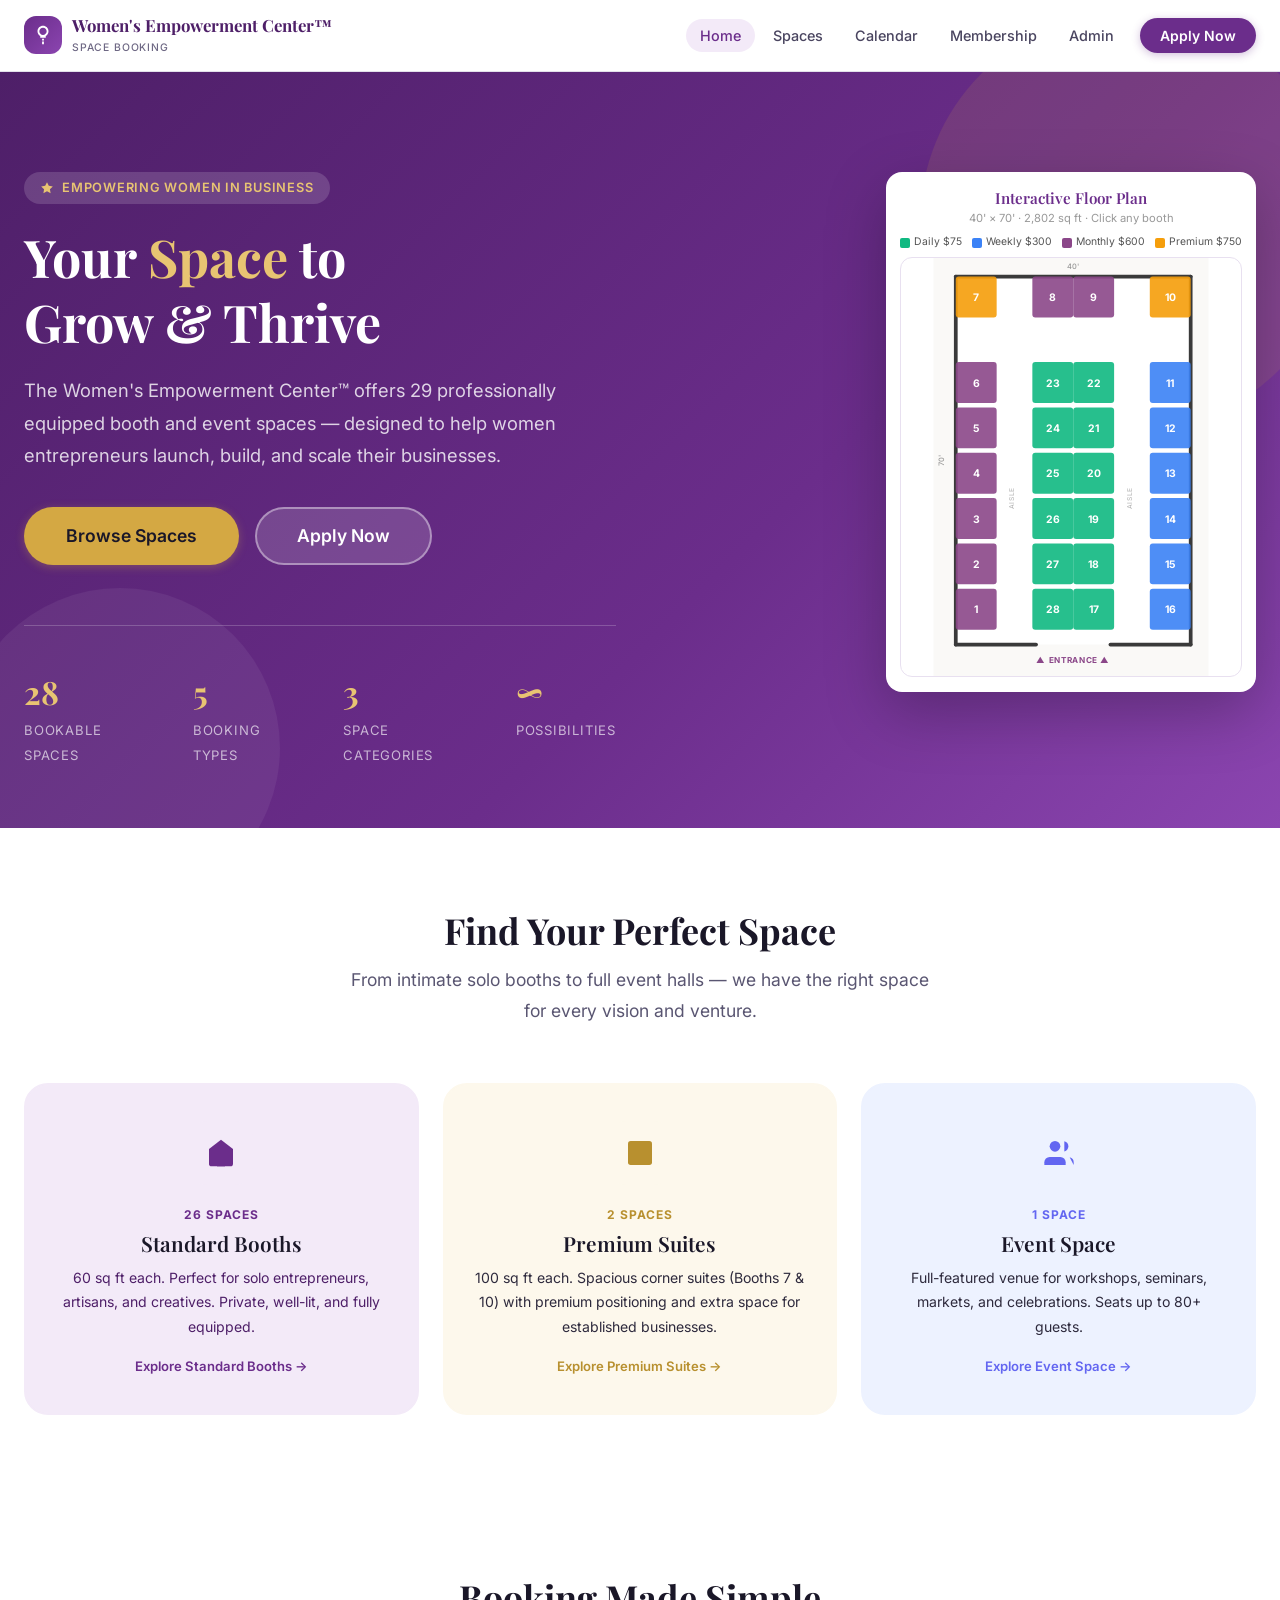
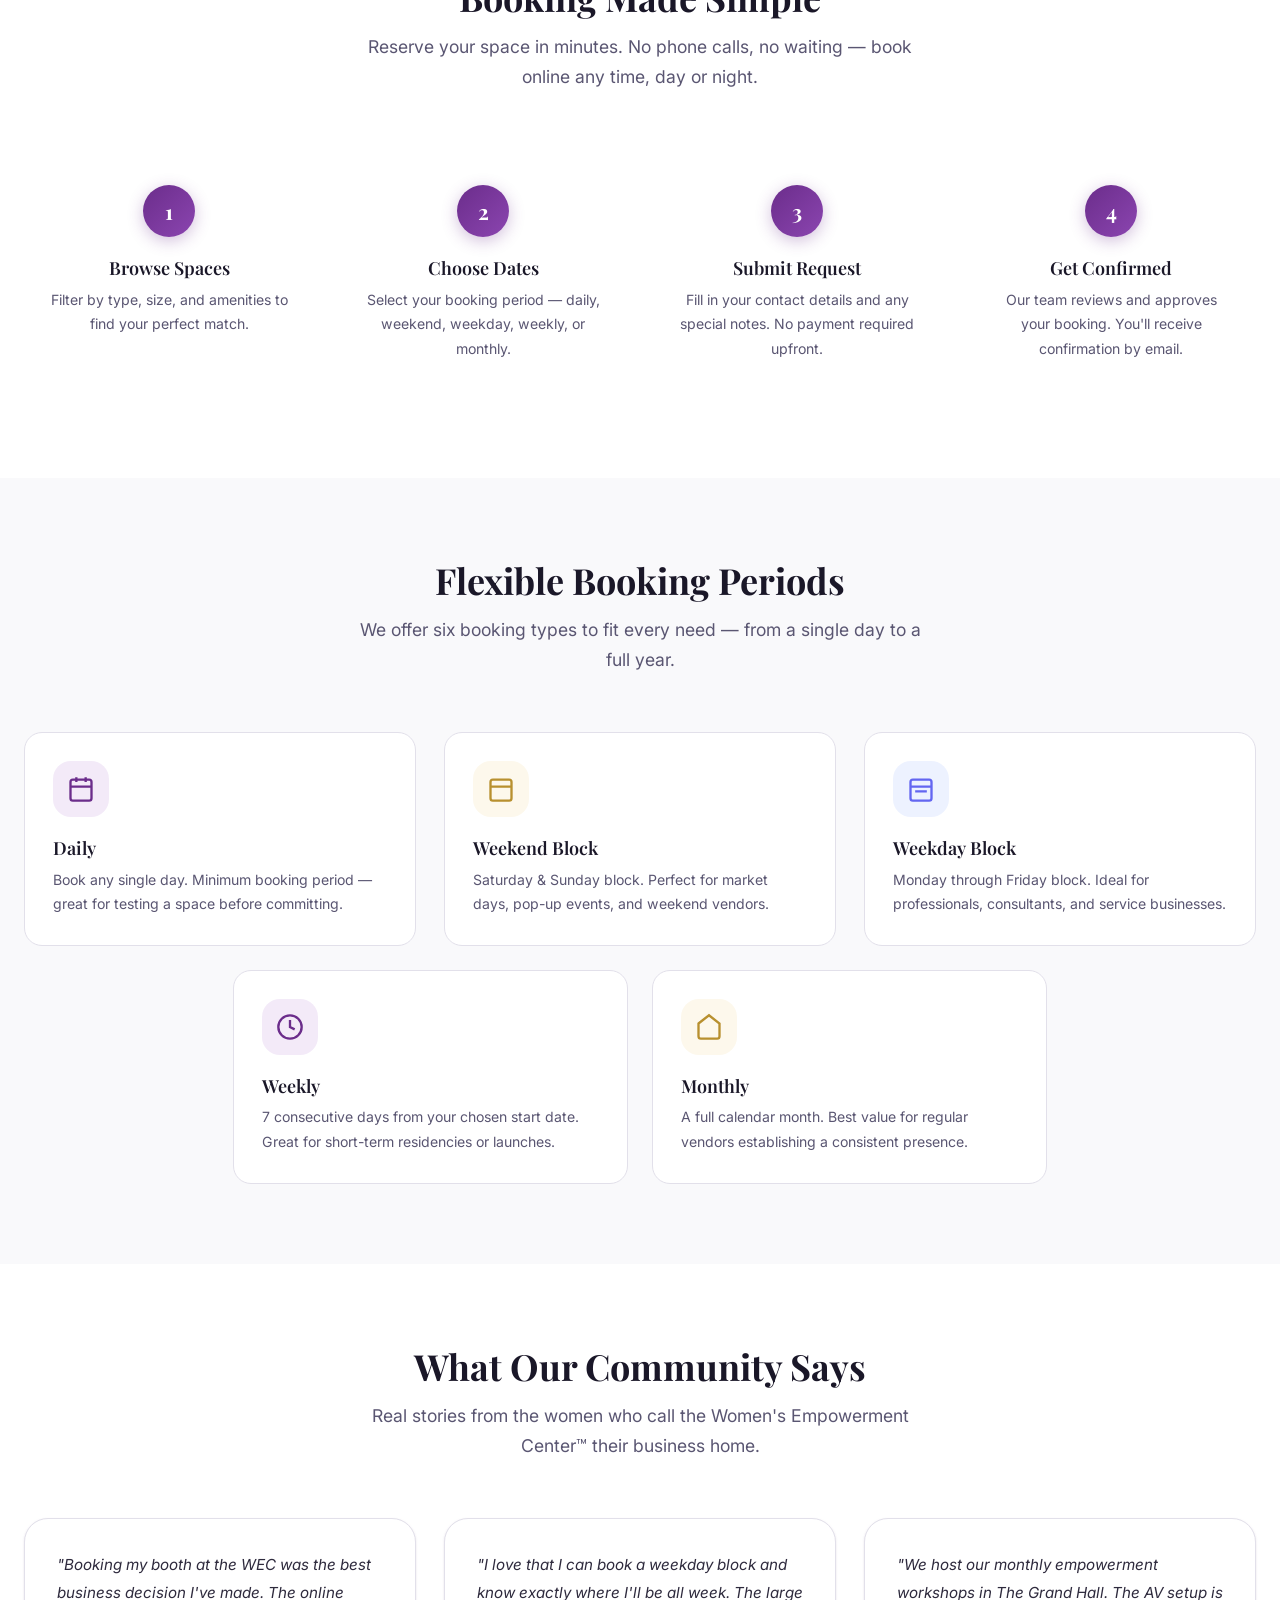
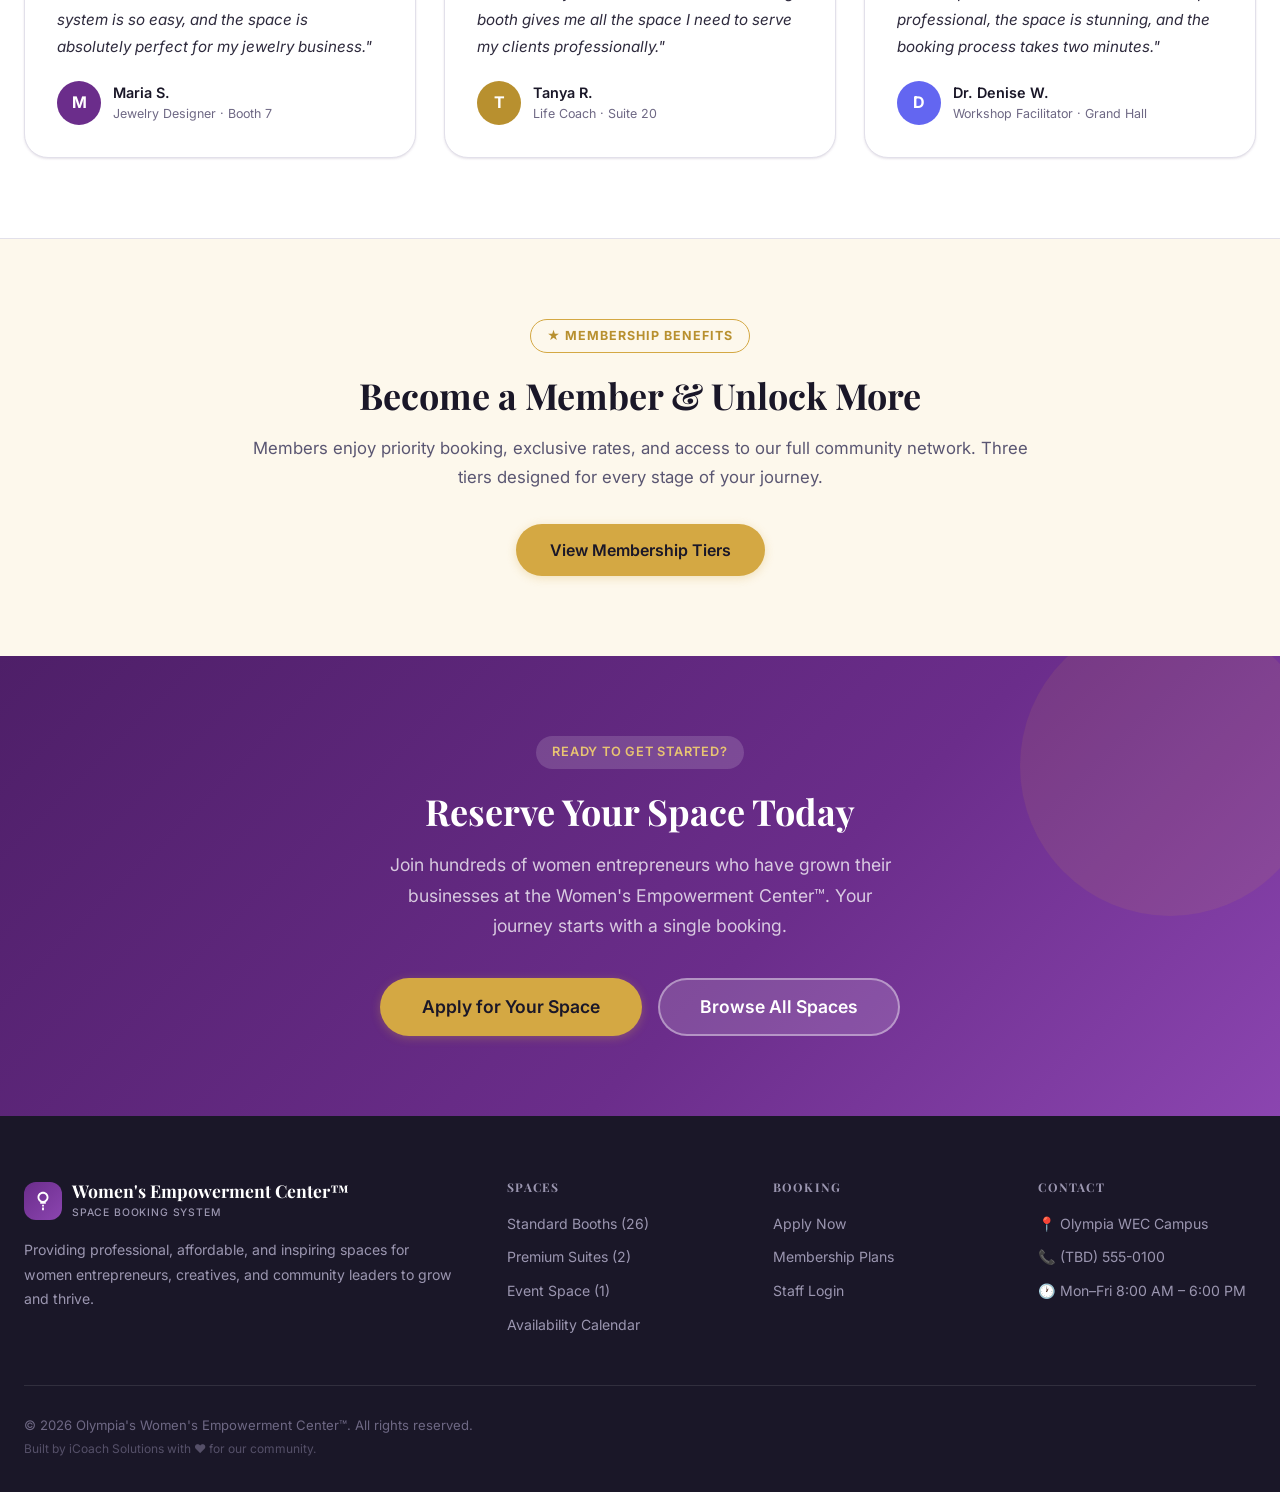
<file: public/index.html>
<!DOCTYPE html>
<html lang="en">
<head>
  <meta charset="UTF-8">
  <meta name="viewport" content="width=device-width, initial-scale=1.0">
  <title>Women's Empowerment Center™ — Space Booking</title>
  <meta name="description" content="Book booth and event spaces at the Women's Empowerment Center™. 29 spaces available for small businesses, entrepreneurs, and community members.">
  <link rel="preconnect" href="https://fonts.googleapis.com">
  <link rel="preconnect" href="https://fonts.gstatic.com" crossorigin>
  <link href="https://fonts.googleapis.com/css2?family=Inter:wght@400;500;600;700&family=Playfair+Display:wght@600;700&display=swap" rel="stylesheet">
  <link rel="stylesheet" href="css/styles.css">
  <style>
    /* ── Hero Floor Plan ── */
    @keyframes su{from{opacity:0;transform:translateY(8px)}to{opacity:1;transform:translateY(0)}}
    .hero-tooltip{position:fixed;pointer-events:none;background:#2d2d2d;color:#fff;padding:10px 14px;border-radius:10px;font-size:.8rem;line-height:1.5;box-shadow:0 8px 24px rgba(0,0,0,.25);z-index:1000;opacity:0;transition:opacity .15s;max-width:220px;font-weight:500}
    .hero-tooltip.show{opacity:1}
    .hero-modal-overlay{position:fixed;inset:0;background:rgba(0,0,0,.5);z-index:2000;display:flex;align-items:center;justify-content:center;opacity:0;pointer-events:none;transition:opacity .25s;padding:1rem}
    .hero-modal-overlay.open{opacity:1;pointer-events:auto}
    .hero-modal{background:#fff;border-radius:16px;max-width:420px;width:100%;box-shadow:0 20px 60px rgba(0,0,0,.3);overflow:hidden}
    .hero-modal-header{background:linear-gradient(135deg,#6B2D8B,#8b45b0);color:#fff;padding:1.5rem}
    .hero-modal-header h2{font-size:1.2rem;font-weight:800;font-family:'Playfair Display',serif;color:#fff}
    .hero-modal-header p{font-size:.8rem;opacity:.8;margin-top:.15rem}
    .hero-modal-body{padding:1.5rem}
    .hero-modal-row{display:flex;justify-content:space-between;padding:.45rem 0;border-bottom:1px solid #f0f0f0;font-size:.85rem}
    .hero-modal-row:last-child{border-bottom:none}
    .hero-modal-row .label{color:#6b6b6b}
    .hero-modal-row .value{font-weight:600}
    .hero-modal-footer{padding:1rem 1.5rem;border-top:1px solid #f0f0f0;display:flex;gap:.5rem}
    .hero-modal-book{flex:1;background:linear-gradient(135deg,#6B2D8B,#8b45b0);color:#fff;border:none;padding:.7rem;border-radius:10px;font-family:inherit;font-weight:700;font-size:.9rem;cursor:pointer;transition:all .2s;text-align:center;text-decoration:none;display:block}
    .hero-modal-book:hover{transform:translateY(-1px);box-shadow:0 4px 16px rgba(107,45,139,.35)}
    .hero-modal-book:disabled{opacity:.5;cursor:not-allowed;transform:none}
    .hero-modal-close{flex:0;background:#f0f0f0;color:#666;border:none;padding:.7rem 1rem;border-radius:10px;font-family:inherit;font-weight:600;cursor:pointer}
    @media(max-width:900px){
      .hero-split{grid-template-columns:1fr!important;gap:32px!important}
      .hero-floorplan-card{max-width:420px!important;margin:0 auto!important}
    }
    @media(max-width:480px){
      .hero-floorplan-card{padding:16px 12px 14px!important}
    }
    /* ── Index-specific styles ── */
    .how-it-works .step-card {
      text-align: center;
      padding: 36px 24px;
      position: relative;
    }
    .how-it-works .step-number {
      width: 52px; height: 52px;
      border-radius: 50%;
      background: linear-gradient(135deg, var(--purple) 0%, var(--purple-light) 100%);
      color: white;
      font-family: var(--font-display);
      font-size: 1.3rem;
      font-weight: 700;
      display: flex; align-items: center; justify-content: center;
      margin: 0 auto 20px;
      box-shadow: 0 4px 16px rgba(107,45,139,.3);
    }
    .testimonial-card {
      background: white;
      border-radius: var(--radius-xl);
      padding: 32px;
      border: 1px solid var(--gray-200);
      box-shadow: var(--shadow-sm);
    }
    .testimonial-card blockquote {
      font-size: 0.95rem;
      line-height: 1.8;
      color: var(--gray-700);
      font-style: italic;
      margin-bottom: 20px;
    }
    .testimonial-author {
      display: flex;
      align-items: center;
      gap: 12px;
    }
    .testimonial-avatar {
      width: 44px; height: 44px;
      border-radius: 50%;
      display: flex; align-items: center; justify-content: center;
      font-weight: 700;
      font-size: 1rem;
      color: white;
      flex-shrink: 0;
    }
    .cta-section {
      background: linear-gradient(135deg, var(--purple-dark) 0%, var(--purple) 60%, var(--purple-light) 100%);
      padding: 80px 0;
      text-align: center;
      color: white;
      position: relative;
      overflow: hidden;
    }
    .cta-section::before {
      content: '';
      position: absolute;
      top: -40px; right: -40px;
      width: 300px; height: 300px;
      border-radius: 50%;
      background: rgba(212,168,67,.1);
    }
    .cta-section h2 { color: white; margin-bottom: 16px; }
    .cta-section p { color: rgba(255,255,255,.75); font-size: 1.1rem; margin-bottom: 36px; max-width: 520px; margin-left: auto; margin-right: auto; }
    .type-grid {
      display: grid;
      grid-template-columns: repeat(3, 1fr);
      gap: 24px;
    }
    .type-card {
      border-radius: var(--radius-xl);
      padding: 36px 28px;
      text-align: center;
      border: 2px solid transparent;
      cursor: pointer;
      transition: all var(--transition);
      text-decoration: none;
      display: block;
    }
    .type-card:hover { transform: translateY(-6px); box-shadow: var(--shadow-xl); }
    .type-card-small {
      background: var(--purple-pale);
      border-color: var(--purple-pale);
    }
    .type-card-small:hover { border-color: var(--purple); }
    .type-card-large {
      background: var(--gold-pale);
      border-color: var(--gold-pale);
    }
    .type-card-large:hover { border-color: var(--gold); }
    .type-card-event {
      background: #edf2ff;
      border-color: #edf2ff;
    }
    .type-card-event:hover { border-color: #6366f1; }
    .type-card-icon {
      width: 64px; height: 64px;
      border-radius: var(--radius-lg);
      margin: 0 auto 20px;
      display: flex; align-items: center; justify-content: center;
    }
    .type-card-icon svg { width: 32px; height: 32px; }
    .type-card-count {
      font-size: 0.75rem;
      font-weight: 700;
      text-transform: uppercase;
      letter-spacing: .08em;
      margin-bottom: 6px;
    }
    .type-card h3 { font-size: 1.3rem; margin-bottom: 10px; }
    .type-card p { font-size: 0.88rem; margin: 0; }
    @media(max-width:768px){ .type-grid { grid-template-columns: 1fr; } }
  </style>
</head>
<body class="page-body">

<!-- ── Navigation ──────────────────────────────────────────────────────────── -->
<nav class="nav" role="navigation" aria-label="Main navigation">
  <div class="nav-inner">
    <a href="index.html" class="nav-logo" aria-label="Women's Empowerment Center™ home">
      <div class="nav-logo-icon">
        <svg viewBox="0 0 24 24"><path d="M12 2C8.69 2 6 4.69 6 8c0 2.22 1.21 4.15 3 5.19V15h6v-1.81C16.79 12.15 18 10.22 18 8c0-3.31-2.69-6-6-6zm0 2c2.21 0 4 1.79 4 4s-1.79 4-4 4-4-1.79-4-4 1.79-4 4-4zm-1 12h2v2h-2v-2zm0 3h2v3h-2v-3z"/></svg>
      </div>
      <div>
        <span class="nav-logo-text">Women's Empowerment Center™</span>
        <span class="nav-logo-sub">Space Booking</span>
      </div>
    </a>
    <ul class="nav-links" role="list">
      <li><a href="index.html"      class="nav-link active">Home</a></li>
      <li><a href="spaces.html"     class="nav-link">Spaces</a></li>
      <li><a href="calendar.html"   class="nav-link">Calendar</a></li>
      <li><a href="membership.html" class="nav-link">Membership</a></li>
      <li><a href="admin.html"      class="nav-link">Admin</a></li>
      <li><a href="apply.html"    class="nav-link nav-cta">Apply Now</a></li>
    </ul>
    <button class="nav-toggle" id="nav-toggle" aria-label="Toggle menu" aria-expanded="false">
      <span></span><span></span><span></span>
    </button>
  </div>
</nav>

<!-- Mobile menu -->
<nav class="nav-mobile" id="nav-mobile" aria-label="Mobile navigation">
  <a href="index.html"      class="nav-link active">Home</a>
  <a href="spaces.html"     class="nav-link">Spaces</a>
  <a href="calendar.html"   class="nav-link">Calendar</a>
  <a href="membership.html" class="nav-link">Membership</a>
  <a href="admin.html"      class="nav-link">Admin</a>
  <a href="apply.html"    class="nav-link nav-cta">Apply Now</a>
</nav>

<!-- ── Hero with Interactive Floor Plan ──────────────────────────────────── -->
<section class="hero" aria-labelledby="hero-heading" style="padding-bottom:60px">
  <div class="container">
    <div class="hero-split" style="display:grid;grid-template-columns:1fr 1fr;gap:48px;align-items:stretch">
      <!-- Left: Text -->
      <div class="hero-content">
        <div class="hero-eyebrow">
          <svg width="14" height="14" viewBox="0 0 24 24" fill="currentColor"><path d="M12 2l3.09 6.26L22 9.27l-5 4.87 1.18 6.88L12 17.77l-6.18 3.25L7 14.14 2 9.27l6.91-1.01L12 2z"/></svg>
          Empowering Women in Business
        </div>
        <h1 id="hero-heading">Your <span>Space</span> to<br>Grow &amp; Thrive</h1>
        <p>The Women's Empowerment Center™ offers 29 professionally equipped booth and event spaces — designed to help women entrepreneurs launch, build, and scale their businesses.</p>
        <div class="hero-actions">
          <a href="spaces.html" class="btn btn-gold btn-xl">Browse Spaces</a>
          <a href="apply.html" class="btn btn-secondary btn-xl" style="background:rgba(255,255,255,.15);color:white;border-color:rgba(255,255,255,.4)">Apply Now</a>
        </div>
        <div class="hero-stats">
          <div>
            <span class="hero-stat-num">28</span>
            <span class="hero-stat-lbl">Bookable Spaces</span>
          </div>
          <div>
            <span class="hero-stat-num">5</span>
            <span class="hero-stat-lbl">Booking Types</span>
          </div>
          <div>
            <span class="hero-stat-num">3</span>
            <span class="hero-stat-lbl">Space Categories</span>
          </div>
          <div>
            <span class="hero-stat-num">∞</span>
            <span class="hero-stat-lbl">Possibilities</span>
          </div>
        </div>
      </div>
      <!-- Right: Interactive Floor Plan in White Card -->
      <div class="hero-floorplan-card" style="background:white;border-radius:16px;padding:16px 14px 14px;box-shadow:0 20px 60px rgba(0,0,0,.25);position:relative;max-width:420px;max-height:520px;margin-left:auto;display:flex;flex-direction:column;justify-content:center;overflow:hidden">
        <div style="text-align:center;margin-bottom:6px">
          <h3 style="font-family:'Playfair Display',serif;font-size:.95rem;color:#6B2D8B;margin-bottom:1px">Interactive Floor Plan</h3>
          <p style="font-size:.7rem;color:#999;margin:0">40' × 70' · 2,802 sq ft · Click any booth</p>
        </div>
        <div style="display:flex;gap:10px;justify-content:center;margin-bottom:6px;flex-wrap:wrap">
          <div style="display:flex;align-items:center;gap:4px;font-size:.65rem;color:#555"><div style="width:10px;height:10px;border-radius:2px;background:#10B981"></div>Daily $75</div>
          <div style="display:flex;align-items:center;gap:4px;font-size:.65rem;color:#555"><div style="width:10px;height:10px;border-radius:2px;background:#3B82F6"></div>Weekly $300</div>
          <div style="display:flex;align-items:center;gap:4px;font-size:.65rem;color:#555"><div style="width:10px;height:10px;border-radius:2px;background:#8B4789"></div>Monthly $600</div>
          <div style="display:flex;align-items:center;gap:4px;font-size:.65rem;color:#555"><div style="width:10px;height:10px;border-radius:2px;background:#F59E0B"></div>Premium $750</div>
        </div>
        <div class="hero-map-wrap" style="overflow:hidden;border-radius:12px;background:#fff;border:1px solid #e8e0f0;max-height:420px">
          <svg id="heroMap" viewBox="30 15 370 565" width="100%" style="display:block;max-height:420px"></svg>
        </div>
      </div>
<!-- Hero Floor Plan Tooltip -->
<div class="hero-tooltip" id="heroTooltip"></div>
<!-- Hero Floor Plan Modal -->
<div class="hero-modal-overlay" id="heroModalOverlay" onclick="if(event.target===this)this.classList.remove('open')">
  <div class="hero-modal" onclick="event.stopPropagation()">
    <div class="hero-modal-header">
      <h2 id="heroModalTitle">Booth 1</h2>
      <p id="heroModalSub">100 sq ft</p>
    </div>
    <div class="hero-modal-body" id="heroModalBody"></div>
    <div class="hero-modal-footer">
      <a class="hero-modal-book" id="heroModalBtn" href="apply.html">Apply for This Space</a>
      <button class="hero-modal-close" onclick="document.getElementById('heroModalOverlay').classList.remove('open')">Close</button>
    </div>
  </div>
</div>
    </div>
  </div>
</section>

<!-- ── Space Types ──────────────────────────────────────────────────────────── -->
<section class="section" aria-labelledby="types-heading">
  <div class="container">
    <div class="section-header">
      <h2 id="types-heading">Find Your Perfect Space</h2>
      <p>From intimate solo booths to full event halls — we have the right space for every vision and venture.</p>
    </div>
    <div class="type-grid">
      <a href="spaces.html?type=small" class="type-card type-card-small">
        <div class="type-card-icon" style="background:var(--purple-pale)">
          <svg viewBox="0 0 24 24" fill="var(--purple)"><path d="M3 9l9-7 9 7v11a2 2 0 01-2 2H5a2 2 0 01-2-2z"/><polyline points="9 22 9 12 15 12 15 22"/></svg>
        </div>
        <div class="type-card-count" style="color:var(--purple)">26 Spaces</div>
        <h3>Standard Booths</h3>
        <p style="color:var(--purple-dark)">60 sq ft each. Perfect for solo entrepreneurs, artisans, and creatives. Private, well-lit, and fully equipped.</p>
        <div style="margin-top:16px;font-size:.82rem;font-weight:600;color:var(--purple)">Explore Standard Booths →</div>
      </a>
      <a href="spaces.html?type=premium" class="type-card type-card-large">
        <div class="type-card-icon" style="background:var(--gold-pale)">
          <svg viewBox="0 0 24 24" fill="var(--gold-dark)"><rect x="3" y="3" width="18" height="18" rx="2" ry="2"/><line x1="3" y1="9" x2="21" y2="9"/><line x1="3" y1="15" x2="21" y2="15"/></svg>
        </div>
        <div class="type-card-count" style="color:var(--gold-dark)">2 Spaces</div>
        <h3>Premium Suites</h3>
        <p style="color:var(--gray-700)">100 sq ft each. Spacious corner suites (Booths 7 & 10) with premium positioning and extra space for established businesses.</p>
        <div style="margin-top:16px;font-size:.82rem;font-weight:600;color:var(--gold-dark)">Explore Premium Suites →</div>
      </a>
      <a href="spaces.html?type=event" class="type-card type-card-event">
        <div class="type-card-icon" style="background:#edf2ff">
          <svg viewBox="0 0 24 24" fill="#6366f1"><path d="M17 21v-2a4 4 0 00-4-4H5a4 4 0 00-4 4v2"/><circle cx="9" cy="7" r="4"/><path d="M23 21v-2a4 4 0 00-3-3.87"/><path d="M16 3.13a4 4 0 010 7.75"/></svg>
        </div>
        <div class="type-card-count" style="color:#6366f1">1 Space</div>
        <h3>Event Space</h3>
        <p style="color:var(--gray-700)">Full-featured venue for workshops, seminars, markets, and celebrations. Seats up to 80+ guests.</p>
        <div style="margin-top:16px;font-size:.82rem;font-weight:600;color:#6366f1">Explore Event Space →</div>
      </a>
    </div>
  </div>
</section>



<!-- ── How It Works ─────────────────────────────────────────────────────────── -->
<section class="section how-it-works" aria-labelledby="how-heading">
  <div class="container">
    <div class="section-header">
      <h2 id="how-heading">Booking Made Simple</h2>
      <p>Reserve your space in minutes. No phone calls, no waiting — book online any time, day or night.</p>
    </div>
    <div class="grid-4">
      <div class="step-card">
        <div class="step-number">1</div>
        <h4>Browse Spaces</h4>
        <p style="font-size:.88rem;margin-top:8px">Filter by type, size, and amenities to find your perfect match.</p>
      </div>
      <div class="step-card">
        <div class="step-number">2</div>
        <h4>Choose Dates</h4>
        <p style="font-size:.88rem;margin-top:8px">Select your booking period — daily, weekend, weekday, weekly, or monthly.</p>
      </div>
      <div class="step-card">
        <div class="step-number">3</div>
        <h4>Submit Request</h4>
        <p style="font-size:.88rem;margin-top:8px">Fill in your contact details and any special notes. No payment required upfront.</p>
      </div>
      <div class="step-card">
        <div class="step-number">4</div>
        <h4>Get Confirmed</h4>
        <p style="font-size:.88rem;margin-top:8px">Our team reviews and approves your booking. You'll receive confirmation by email.</p>
      </div>
    </div>
  </div>
</section>

<!-- ── Booking Periods ──────────────────────────────────────────────────────── -->
<section class="section" style="background:var(--gray-50)" aria-labelledby="periods-heading">
  <div class="container">
    <div class="section-header">
      <h2 id="periods-heading">Flexible Booking Periods</h2>
      <p>We offer six booking types to fit every need — from a single day to a full year.</p>
    </div>
    <div class="grid-3">
      <div class="card card-body" style="padding:28px;border-radius:var(--radius-lg)">
        <div class="feature-icon feature-icon-purple">
          <svg viewBox="0 0 24 24" fill="none" stroke="var(--purple)" stroke-width="2"><rect x="3" y="4" width="18" height="18" rx="2" ry="2"/><line x1="16" y1="2" x2="16" y2="6"/><line x1="8" y1="2" x2="8" y2="6"/><line x1="3" y1="10" x2="21" y2="10"/></svg>
        </div>
        <h4>Daily</h4>
        <p style="font-size:.88rem;margin-top:8px">Book any single day. Minimum booking period — great for testing a space before committing.</p>
      </div>
      <div class="card card-body" style="padding:28px;border-radius:var(--radius-lg)">
        <div class="feature-icon feature-icon-gold">
          <svg viewBox="0 0 24 24" fill="none" stroke="var(--gold-dark)" stroke-width="2"><rect x="3" y="4" width="18" height="18" rx="2" ry="2"/><line x1="3" y1="10" x2="21" y2="10"/><path d="M8 14h.01M12 14h.01M16 14h.01M8 18h.01M12 18h.01"/></svg>
        </div>
        <h4>Weekend Block</h4>
        <p style="font-size:.88rem;margin-top:8px">Saturday &amp; Sunday block. Perfect for market days, pop-up events, and weekend vendors.</p>
      </div>
      <div class="card card-body" style="padding:28px;border-radius:var(--radius-lg)">
        <div class="feature-icon" style="background:#edf2ff">
          <svg viewBox="0 0 24 24" fill="none" stroke="#6366f1" stroke-width="2"><rect x="3" y="4" width="18" height="18" rx="2" ry="2"/><line x1="3" y1="10" x2="21" y2="10"/><path d="M7 14h10"/></svg>
        </div>
        <h4>Weekday Block</h4>
        <p style="font-size:.88rem;margin-top:8px">Monday through Friday block. Ideal for professionals, consultants, and service businesses.</p>
      </div>
    </div>
    <div style="display:flex;justify-content:center;gap:24px;margin-top:24px;flex-wrap:wrap">
      <div class="card card-body" style="padding:28px;border-radius:var(--radius-lg);flex:0 1 calc(33.333% - 16px);max-width:calc(33.333% - 16px)">
        <div class="feature-icon feature-icon-purple">
          <svg viewBox="0 0 24 24" fill="none" stroke="var(--purple)" stroke-width="2"><circle cx="12" cy="12" r="10"/><polyline points="12 6 12 12 16 14"/></svg>
        </div>
        <h4>Weekly</h4>
        <p style="font-size:.88rem;margin-top:8px">7 consecutive days from your chosen start date. Great for short-term residencies or launches.</p>
      </div>
      <div class="card card-body" style="padding:28px;border-radius:var(--radius-lg);flex:0 1 calc(33.333% - 16px);max-width:calc(33.333% - 16px)">
        <div class="feature-icon feature-icon-gold">
          <svg viewBox="0 0 24 24" fill="none" stroke="var(--gold-dark)" stroke-width="2"><path d="M3 9l9-7 9 7v11a2 2 0 01-2 2H5a2 2 0 01-2-2z"/></svg>
        </div>
        <h4>Monthly</h4>
        <p style="font-size:.88rem;margin-top:8px">A full calendar month. Best value for regular vendors establishing a consistent presence.</p>
      </div>
    </div>
  </div>
</section>

<!-- ── Testimonials ─────────────────────────────────────────────────────────── -->
<section class="section" aria-labelledby="testimonials-heading">
  <div class="container">
    <div class="section-header">
      <h2 id="testimonials-heading">What Our Community Says</h2>
      <p>Real stories from the women who call the Women's Empowerment Center™ their business home.</p>
    </div>
    <div class="grid-3">
      <div class="testimonial-card">
        <blockquote>"Booking my booth at the WEC was the best business decision I've made. The online system is so easy, and the space is absolutely perfect for my jewelry business."</blockquote>
        <div class="testimonial-author">
          <div class="testimonial-avatar" style="background:var(--purple)">M</div>
          <div>
            <div style="font-weight:600;font-size:.9rem">Maria S.</div>
            <div style="font-size:.78rem;color:var(--gray-500)">Jewelry Designer · Booth 7</div>
          </div>
        </div>
      </div>
      <div class="testimonial-card">
        <blockquote>"I love that I can book a weekday block and know exactly where I'll be all week. The large booth gives me all the space I need to serve my clients professionally."</blockquote>
        <div class="testimonial-author">
          <div class="testimonial-avatar" style="background:var(--gold-dark)">T</div>
          <div>
            <div style="font-weight:600;font-size:.9rem">Tanya R.</div>
            <div style="font-size:.78rem;color:var(--gray-500)">Life Coach · Suite 20</div>
          </div>
        </div>
      </div>
      <div class="testimonial-card">
        <blockquote>"We host our monthly empowerment workshops in The Grand Hall. The AV setup is professional, the space is stunning, and the booking process takes two minutes."</blockquote>
        <div class="testimonial-author">
          <div class="testimonial-avatar" style="background:#6366f1">D</div>
          <div>
            <div style="font-weight:600;font-size:.9rem">Dr. Denise W.</div>
            <div style="font-size:.78rem;color:var(--gray-500)">Workshop Facilitator · Grand Hall</div>
          </div>
        </div>
      </div>
    </div>
  </div>
</section>

<!-- ── Membership CTA ───────────────────────────────────────────────────────── -->
<section class="section" style="background:var(--gold-pale);border-top:1px solid var(--gray-200)">
  <div class="container container-sm" style="text-align:center">
    <div style="display:inline-flex;align-items:center;gap:8px;background:var(--gold-pale);border:1.5px solid var(--gold);padding:6px 16px;border-radius:var(--radius-full);font-size:.78rem;font-weight:700;text-transform:uppercase;letter-spacing:.08em;color:var(--gold-dark);margin-bottom:20px">
      ★ Membership Benefits
    </div>
    <h2>Become a Member &amp; Unlock More</h2>
    <p style="margin:16px 0 32px;font-size:1.05rem">Members enjoy priority booking, exclusive rates, and access to our full community network. Three tiers designed for every stage of your journey.</p>
    <a href="membership.html" class="btn btn-gold btn-lg">View Membership Tiers</a>
  </div>
</section>

<!-- ── CTA Banner ───────────────────────────────────────────────────────────── -->
<section class="cta-section" aria-labelledby="cta-heading">
  <div class="container container-sm" style="position:relative;z-index:1">
    <div class="hero-eyebrow" style="display:inline-flex;margin-bottom:20px">Ready to Get Started?</div>
    <h2 id="cta-heading">Reserve Your Space Today</h2>
    <p>Join hundreds of women entrepreneurs who have grown their businesses at the Women's Empowerment Center™. Your journey starts with a single booking.</p>
    <div style="display:flex;gap:16px;justify-content:center;flex-wrap:wrap">
      <a href="apply.html" class="btn btn-gold btn-xl">Apply for Your Space</a>
      <a href="spaces.html" class="btn btn-xl" style="background:rgba(255,255,255,.15);color:white;border:2px solid rgba(255,255,255,.4)">Browse All Spaces</a>
    </div>
  </div>
</section>

<!-- ── Footer ───────────────────────────────────────────────────────────────── -->
<footer class="footer" role="contentinfo">
  <div class="container">
    <div class="footer-grid">
      <div class="footer-brand">
        <a href="index.html" class="nav-logo">
          <div class="nav-logo-icon">
            <svg viewBox="0 0 24 24"><path d="M12 2C8.69 2 6 4.69 6 8c0 2.22 1.21 4.15 3 5.19V15h6v-1.81C16.79 12.15 18 10.22 18 8c0-3.31-2.69-6-6-6zm0 2c2.21 0 4 1.79 4 4s-1.79 4-4 4-4-1.79-4-4 1.79-4 4-4zm-1 12h2v2h-2v-2zm0 3h2v3h-2v-3z" fill="white"/></svg>
          </div>
          <div>
            <span class="nav-logo-text">Women's Empowerment Center™</span>
            <span class="nav-logo-sub">Space Booking System</span>
          </div>
        </a>
        <p class="footer-desc">Providing professional, affordable, and inspiring spaces for women entrepreneurs, creatives, and community leaders to grow and thrive.</p>
      </div>
      <div class="footer-col">
        <h4>Spaces</h4>
        <ul class="footer-links">
          <li><a href="spaces.html?type=small" class="footer-link">Standard Booths (26)</a></li>
          <li><a href="spaces.html?type=premium" class="footer-link">Premium Suites (2)</a></li>
          <li><a href="spaces.html?type=event" class="footer-link">Event Space (1)</a></li>
          <li><a href="calendar.html" class="footer-link">Availability Calendar</a></li>
        </ul>
      </div>
      <div class="footer-col">
        <h4>Booking</h4>
        <ul class="footer-links">
          <li><a href="apply.html" class="footer-link">Apply Now</a></li>
          <li><a href="membership.html" class="footer-link">Membership Plans</a></li>
          <li><a href="admin.html" class="footer-link">Staff Login</a></li>
        </ul>
      </div>
      <div class="footer-col">
        <h4>Contact</h4>
        <ul class="footer-links">
          <li><span class="footer-link">📍 Olympia WEC Campus</span></li>
          <li><span class="footer-link">📞 (TBD) 555-0100</span></li>
          <li><span class="footer-link">🕐 Mon–Fri 8:00 AM – 6:00 PM</span></li>
        </ul>
      </div>
    </div>
    <div class="footer-bottom">
      <p>&copy; 2026 Olympia's Women's Empowerment Center™. All rights reserved.<br><span style="font-size:.75rem;opacity:.7">Built by iCoach Solutions with ❤️ for our community.</span></p>
    </div>
  </div>
</footer>

<div id="toast-container"></div>
<script src="js/app.js?v=20260323c"></script>
<script>
(function(){
  var TIERS={
    daily:{name:'Daily',price:'$75/day',color:'#10B981',period:'per day'},
    weekly:{name:'Weekly',price:'$300/week',color:'#3B82F6',period:'per week'},
    monthly:{name:'Monthly',price:'$600/month',color:'#8B4789',period:'per month'},
    premiumMonthly:{name:'Premium Monthly',price:'$750/month',color:'#F59E0B',period:'per month'}
  };
  var booths=[
    {n:1,tier:'monthly'},{n:2,tier:'monthly'},{n:3,tier:'monthly'},{n:4,tier:'monthly'},
    {n:5,tier:'monthly'},{n:6,tier:'monthly'},{n:7,tier:'premiumMonthly'},{n:8,tier:'monthly'},
    {n:9,tier:'monthly'},{n:10,tier:'premiumMonthly'},{n:11,tier:'weekly'},{n:12,tier:'weekly'},
    {n:13,tier:'weekly'},{n:14,tier:'weekly'},{n:15,tier:'weekly'},{n:16,tier:'weekly'},
    {n:17,tier:'daily'},{n:18,tier:'daily'},{n:19,tier:'daily'},{n:20,tier:'daily'},
    {n:21,tier:'daily'},{n:22,tier:'daily'},{n:23,tier:'daily'},{n:24,tier:'daily'},
    {n:25,tier:'daily'},{n:26,tier:'daily'},{n:27,tier:'daily'},{n:28,tier:'daily'}
  ];
  var B=55,G=6,A8=48,A5=30,bx=60,by=40;
  var COL_L=bx,COL_CL=bx+B+A8,COL_CR=COL_CL+B,COL_R=COL_CR+B+A8;
  var bw=COL_R+B-bx;
  var SLOT=B+G;
  var ROW_START=by+B+A5+30;
  var bh=B+A5+6*SLOT-G+50;
  var NS='http://www.w3.org/2000/svg';

  function pos(n){
    if(n>=1&&n<=6)return{x:COL_L,y:ROW_START+(6-n)*SLOT,w:B,h:B};
    if(n===7)return{x:COL_L,y:by,w:B,h:B};
    if(n===8)return{x:COL_CL,y:by,w:B,h:B};
    if(n===9)return{x:COL_CR,y:by,w:B,h:B};
    if(n===10)return{x:COL_R,y:by,w:B,h:B};
    if(n>=11&&n<=16)return{x:COL_R,y:ROW_START+(n-11)*SLOT,w:B,h:B};
    if(n>=17&&n<=22)return{x:COL_CR,y:ROW_START+(22-n)*SLOT,w:B,h:B};
    if(n>=23&&n<=28)return{x:COL_CL,y:ROW_START+(n-23)*SLOT,w:B,h:B};
    return{x:0,y:0,w:B,h:B};
  }

  function el(t,a){var e=document.createElementNS(NS,t);for(var k in a)e.setAttribute(k,a[k]);return e;}

  var svg=document.getElementById('heroMap');
  // Background
  svg.appendChild(el('rect',{x:30,y:15,width:370,height:565,fill:'#faf9f7'}));
  svg.appendChild(el('rect',{x:bx,y:by,width:bw,height:bh,fill:'#fff',rx:2}));
  // Walls
  var W=5,WC='#3a3a3a';
  svg.appendChild(el('line',{x1:bx,y1:by,x2:bx+bw,y2:by,stroke:WC,'stroke-width':W,'stroke-linecap':'round'}));
  svg.appendChild(el('line',{x1:bx,y1:by,x2:bx,y2:by+bh,stroke:WC,'stroke-width':W,'stroke-linecap':'round'}));
  svg.appendChild(el('line',{x1:bx+bw,y1:by,x2:bx+bw,y2:by+bh,stroke:WC,'stroke-width':W,'stroke-linecap':'round'}));
  var gap=100,wp=(bw-gap)/2;
  svg.appendChild(el('line',{x1:bx,y1:by+bh,x2:bx+wp,y2:by+bh,stroke:WC,'stroke-width':W,'stroke-linecap':'round'}));
  svg.appendChild(el('line',{x1:bx+bw-wp,y1:by+bh,x2:bx+bw,y2:by+bh,stroke:WC,'stroke-width':W,'stroke-linecap':'round'}));
  // Entrance label
  var et=document.createElementNS(NS,'text');
  et.setAttribute('x',bx+bw/2);et.setAttribute('y',by+bh+25);et.setAttribute('text-anchor','middle');
  et.setAttribute('font-family','Inter,system-ui');et.setAttribute('font-size','11');et.setAttribute('font-weight','700');
  et.setAttribute('fill','#8B4789');et.setAttribute('letter-spacing','.08em');et.textContent='▲ ENTRANCE ▲';svg.appendChild(et);
  // Dimensions
  var d1=document.createElementNS(NS,'text');
  d1.setAttribute('x',bx+bw/2);d1.setAttribute('y',by-10);d1.setAttribute('text-anchor','middle');
  d1.setAttribute('font-family','Inter,system-ui');d1.setAttribute('font-size','10');d1.setAttribute('fill','#999');d1.setAttribute('font-weight','500');
  d1.textContent="40'";svg.appendChild(d1);
  var d2=document.createElementNS(NS,'text');
  d2.setAttribute('x',bx-16);d2.setAttribute('y',by+bh/2);d2.setAttribute('text-anchor','middle');
  d2.setAttribute('font-family','Inter,system-ui');d2.setAttribute('font-size','10');d2.setAttribute('fill','#999');d2.setAttribute('font-weight','500');
  d2.setAttribute('transform','rotate(-90 '+(bx-16)+' '+(by+bh/2)+')');d2.textContent="70'";svg.appendChild(d2);
  // Aisle labels
  var alx1=(COL_L+B+COL_CL)/2,aly=ROW_START+3*SLOT;
  var a1=document.createElementNS(NS,'text');
  a1.setAttribute('x',alx1);a1.setAttribute('y',aly);a1.setAttribute('text-anchor','middle');
  a1.setAttribute('font-family','Inter,system-ui');a1.setAttribute('font-size','9');a1.setAttribute('fill','#bbb');
  a1.setAttribute('font-weight','500');a1.setAttribute('letter-spacing','.1em');
  a1.setAttribute('transform','rotate(-90 '+alx1+' '+aly+')');a1.textContent='AISLE';svg.appendChild(a1);
  var alx2=(COL_CR+B+COL_R)/2;
  var a2=document.createElementNS(NS,'text');
  a2.setAttribute('x',alx2);a2.setAttribute('y',aly);a2.setAttribute('text-anchor','middle');
  a2.setAttribute('font-family','Inter,system-ui');a2.setAttribute('font-size','9');a2.setAttribute('fill','#bbb');
  a2.setAttribute('font-weight','500');a2.setAttribute('letter-spacing','.1em');
  a2.setAttribute('transform','rotate(-90 '+alx2+' '+aly+')');a2.textContent='AISLE';svg.appendChild(a2);
  // Tooltip helpers
  var tip=document.getElementById('heroTooltip');
  function showTip(e,b){
    var tier=TIERS[b.tier];
    var sqft=(b.n===7||b.n===10)?'100 sq ft':'60 sq ft';
    tip.innerHTML='<div style="font-weight:700;margin-bottom:2px">Booth '+b.n+'</div>'+
      '<div style="margin-bottom:4px">'+sqft+'</div>'+
      '<div style="margin-top:4px"><span style="display:inline-block;padding:2px 8px;border-radius:4px;font-size:.75rem;font-weight:700;background:'+tier.color+';color:#fff">'+tier.name+' · '+tier.price+'</span></div>'+
      '<div style="font-size:.68rem;color:rgba(255,255,255,.5);margin-top:6px">Click for details →</div>';
    tip.classList.add('show');tip.style.left=(e.clientX+14)+'px';tip.style.top=(e.clientY-50)+'px';
  }
  function moveTip(e){tip.style.left=(e.clientX+14)+'px';tip.style.top=(e.clientY-50)+'px';}
  function hideTip(){tip.classList.remove('show');}

  // Booths
  booths.forEach(function(b){
    var p=pos(b.n),tier=TIERS[b.tier],c=tier.color;
    var r=el('rect',{x:p.x,y:p.y,width:p.w,height:p.h,rx:4,fill:c,cursor:'pointer',opacity:.9});
    r.style.transition='all .2s';
    r.addEventListener('mouseenter',function(e){r.setAttribute('opacity','1');showTip(e,b);});
    r.addEventListener('mousemove',function(e){moveTip(e);});
    r.addEventListener('mouseleave',function(){r.setAttribute('opacity','.9');hideTip();});
    r.addEventListener('click',function(){
      hideTip();
      var isPremium=(b.n===7||b.n===10);
      var sqft=isPremium?'100 sq ft':'60 sq ft';
      var boothType=isPremium?'Premium Suite':'Standard Booth';
      var tName=tier.name;
      var tPrice=tier.price;
      var tPeriod=tier.period;
      var tColor=c;
      document.getElementById('heroModalTitle').textContent='Booth '+b.n;
      document.getElementById('heroModalSub').style.display='none';
      var rows='';
      rows+='<div style="display:flex;justify-content:space-between;padding:8px 0;border-bottom:1px solid #f0f0f0;font-size:14px"><span style="color:#6b6b6b">Tier</span><span style="font-weight:700;color:'+tColor+'">'+boothType+'</span></div>';
      rows+='<div style="display:flex;justify-content:space-between;padding:8px 0;border-bottom:1px solid #f0f0f0;font-size:14px"><span style="color:#6b6b6b">Rate</span><span style="font-weight:700;color:#222">'+tPrice+'</span></div>';
      rows+='<div style="display:flex;justify-content:space-between;padding:8px 0;border-bottom:1px solid #f0f0f0;font-size:14px"><span style="color:#6b6b6b">Size</span><span style="font-weight:700;color:#222">'+sqft+'</span></div>';
      rows+='<div style="display:flex;justify-content:space-between;padding:8px 0;font-size:14px"><span style="color:#6b6b6b">Billing</span><span style="font-weight:700;color:#222">'+tPeriod+'</span></div>';
      document.getElementById('heroModalBody').innerHTML=rows;
      var btn=document.getElementById('heroModalBtn');
      btn.textContent='Apply for This Space';btn.href='apply.html?space='+b.n;btn.style.pointerEvents='auto';btn.style.opacity='1';
      document.getElementById('heroModalOverlay').classList.add('open');
    });
    svg.appendChild(r);
    var t=document.createElementNS(NS,'text');
    t.setAttribute('x',p.x+p.w/2);t.setAttribute('y',p.y+p.h/2+1);
    t.setAttribute('text-anchor','middle');t.setAttribute('dominant-baseline','central');
    t.setAttribute('font-family','Inter,system-ui');t.setAttribute('font-size','14');
    t.setAttribute('font-weight','700');t.setAttribute('fill','#fff');t.setAttribute('pointer-events','none');
    t.textContent=b.n;svg.appendChild(t);
  });
})();
</script>
</body>
</html>
</file>
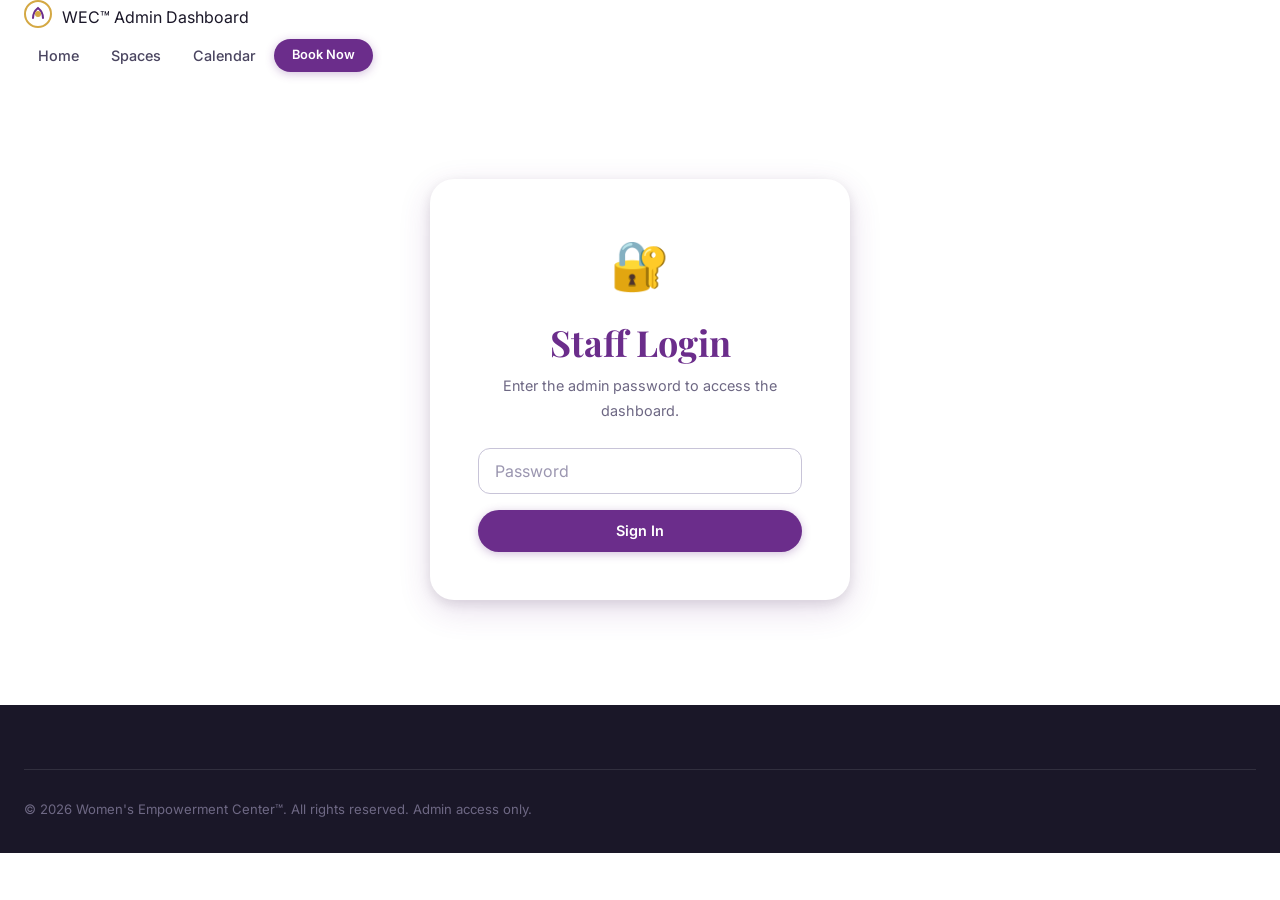
<file: public/admin.html>
<!DOCTYPE html>
<html lang="en">
<head>
  <meta charset="UTF-8">
  <meta name="viewport" content="width=device-width, initial-scale=1.0">
  <title>Admin Dashboard — Women's Empowerment Center™</title>
  <link rel="preconnect" href="https://fonts.googleapis.com">
  <link rel="preconnect" href="https://fonts.gstatic.com" crossorigin>
  <link href="https://fonts.googleapis.com/css2?family=Inter:wght@400;500;600;700&family=Playfair+Display:wght@600;700&display=swap" rel="stylesheet">
  <link rel="stylesheet" href="css/styles.css">
  <style>
    /* ── Admin-specific styles ── */
    #login-gate { display:flex; align-items:center; justify-content:center; min-height:70vh; }
    .login-box { background:white; border-radius:var(--radius-xl); padding:48px; max-width:420px; width:100%; box-shadow:var(--shadow-lg); text-align:center; }
    .login-box h2 { font-family:var(--font-display); color:var(--purple); margin-bottom:8px; }
    .login-box p { color:var(--gray-500); margin-bottom:24px; font-size:.9rem; }
    .login-box input { width:100%; padding:12px 16px; border:1px solid var(--gray-300); border-radius:var(--radius-md); font-size:1rem; margin-bottom:16px; }
    .login-box .btn { width:100%; }

    #admin-panel { display:none; }

    .stats-grid { display:grid; grid-template-columns:repeat(auto-fit,minmax(200px,1fr)); gap:20px; margin-bottom:40px; }
    .stat-card { background:white; border-radius:var(--radius-lg); padding:28px; box-shadow:var(--shadow-sm); border:1px solid var(--gray-200); text-align:center; }
    .stat-card .stat-icon { font-size:2rem; margin-bottom:8px; }
    .stat-card .stat-value { font-family:var(--font-display); font-size:2rem; color:var(--purple); font-weight:700; }
    .stat-card .stat-label { color:var(--gray-500); font-size:.85rem; margin-top:4px; }

    .admin-section { background:white; border-radius:var(--radius-xl); padding:32px; box-shadow:var(--shadow-sm); border:1px solid var(--gray-200); margin-bottom:32px; }
    .admin-section h3 { font-family:var(--font-display); color:var(--purple); margin-bottom:20px; font-size:1.3rem; }

    .admin-tabs { display:flex; gap:8px; margin-bottom:24px; flex-wrap:wrap; }
    .admin-tab { padding:10px 20px; border-radius:var(--radius-md); border:1px solid var(--gray-300); background:white; cursor:pointer; font-size:.9rem; font-weight:500; transition:all .2s; }
    .admin-tab:hover { border-color:var(--purple); color:var(--purple); }
    .admin-tab.active { background:var(--purple); color:white; border-color:var(--purple); }

    .bookings-table { width:100%; border-collapse:collapse; font-size:.9rem; }
    .bookings-table th { background:var(--gray-100); padding:12px 16px; text-align:left; font-weight:600; color:var(--gray-700); border-bottom:2px solid var(--gray-200); }
    .bookings-table td { padding:12px 16px; border-bottom:1px solid var(--gray-100); color:var(--gray-600); }
    .bookings-table tr:hover { background:rgba(107,45,139,.03); }

    .status-badge { padding:4px 12px; border-radius:20px; font-size:.75rem; font-weight:600; text-transform:uppercase; }
    .status-pending { background:#FEF3C7; color:#92400E; }
    .status-approved { background:#D1FAE5; color:#065F46; }
    .status-denied { background:#FEE2E2; color:#991B1B; }

    .action-btn { padding:6px 14px; border-radius:var(--radius-sm); border:none; cursor:pointer; font-size:.8rem; font-weight:600; transition:all .2s; margin-right:4px; }
    .action-btn.approve { background:#10B981; color:white; }
    .action-btn.approve:hover { background:#059669; }
    .action-btn.deny { background:#EF4444; color:white; }
    .action-btn.deny:hover { background:#DC2626; }
    .action-btn.view { background:var(--purple); color:white; }
    .action-btn.view:hover { opacity:.9; }

    .space-grid { display:grid; grid-template-columns:repeat(auto-fill,minmax(280px,1fr)); gap:16px; }
    .space-admin-card { background:var(--gray-50); border-radius:var(--radius-lg); padding:20px; border:1px solid var(--gray-200); }
    .space-admin-card .space-num { font-family:var(--font-display); color:var(--purple); font-size:1.1rem; font-weight:700; }
    .space-admin-card .space-type-badge { display:inline-block; padding:2px 10px; border-radius:12px; font-size:.7rem; font-weight:600; text-transform:uppercase; margin-left:8px; }
    .space-admin-card .type-small { background:#E0E7FF; color:#3730A3; }
    .space-admin-card .type-large { background:#FDE68A; color:#92400E; }
    .space-admin-card .type-event { background:#FECACA; color:#991B1B; }
    .space-admin-card .space-status { margin-top:8px; font-size:.85rem; color:var(--gray-500); }

    .members-table { width:100%; border-collapse:collapse; font-size:.9rem; }
    .members-table th { background:var(--gray-100); padding:12px 16px; text-align:left; font-weight:600; color:var(--gray-700); border-bottom:2px solid var(--gray-200); }
    .members-table td { padding:12px 16px; border-bottom:1px solid var(--gray-100); color:var(--gray-600); }

    .table-wrapper { overflow-x:auto; }

    @media (max-width:768px) {
      .stats-grid { grid-template-columns:repeat(2,1fr); }
      .admin-section { padding:20px; }
      .bookings-table, .members-table { font-size:.8rem; }
      .bookings-table th, .bookings-table td, .members-table th, .members-table td { padding:8px 10px; }
    }
  </style>
</head>
<body>

<!-- ── Navigation ── -->
<nav class="navbar">
  <div class="container nav-container">
    <a href="index.html" class="nav-logo">
      <div class="logo-icon">
        <svg width="28" height="28" viewBox="0 0 28 28" fill="none"><circle cx="14" cy="14" r="13" stroke="#D4A843" stroke-width="2"/><path d="M9 18 C9 12 14 8 14 8 C14 8 19 12 19 18" stroke="#6B2D8B" stroke-width="2" stroke-linecap="round"/><circle cx="14" cy="14" r="3" fill="#D4A843"/></svg>
      </div>
      <div>
        <span class="logo-text">WEC™</span>
        <span class="logo-sub">Admin Dashboard</span>
      </div>
    </a>
    <div class="nav-links">
      <a href="index.html" class="nav-link">Home</a>
      <a href="spaces.html" class="nav-link">Spaces</a>
      <a href="calendar.html" class="nav-link">Calendar</a>
      <a href="booking.html" class="nav-link btn btn-sm btn-primary">Book Now</a>
    </div>
  </div>
</nav>

<!-- ── Login Gate ── -->
<div id="login-gate">
  <div class="login-box">
    <div style="font-size:3rem;margin-bottom:16px;">🔐</div>
    <h2>Staff Login</h2>
    <p>Enter the admin password to access the dashboard.</p>
    <input type="password" id="admin-password" placeholder="Password" onkeydown="if(event.key==='Enter')adminLogin()">
    <button class="btn btn-primary" onclick="adminLogin()">Sign In</button>
    <p id="login-error" style="color:#EF4444;margin-top:12px;font-size:.85rem;display:none;">Incorrect password. Try again.</p>
  </div>
</div>

<!-- ── Admin Panel ── -->
<div id="admin-panel">
  <div class="page-header" style="background:linear-gradient(135deg,#6B2D8B 0%,#8B45AB 100%);padding:40px 0;">
    <div class="container">
      <h1 style="color:white;font-family:var(--font-display);font-size:2rem;margin-bottom:4px;">Admin Dashboard</h1>
      <p style="color:rgba(255,255,255,.7);font-size:.95rem;">Women's Empowerment Center™ — Booking Management</p>
    </div>
  </div>

  <div class="container" style="padding:40px 20px;">

    <!-- Stats -->
    <div class="stats-grid">
      <div class="stat-card">
        <div class="stat-icon">📋</div>
        <div class="stat-value" id="stat-bookings">0</div>
        <div class="stat-label">Total Bookings</div>
      </div>
      <div class="stat-card">
        <div class="stat-icon">⏳</div>
        <div class="stat-value" id="stat-pending">0</div>
        <div class="stat-label">Pending Approval</div>
      </div>
      <div class="stat-card">
        <div class="stat-icon">👥</div>
        <div class="stat-value" id="stat-members">0</div>
        <div class="stat-label">Active Members</div>
      </div>
      <div class="stat-card">
        <div class="stat-icon">🏢</div>
        <div class="stat-value" id="stat-occupancy">0%</div>
        <div class="stat-label">Occupancy Rate</div>
      </div>
    </div>

    <!-- Tab Navigation -->
    <div class="admin-tabs">
      <button class="admin-tab active" onclick="showTab('bookings')">📋 Bookings</button>
      <button class="admin-tab" onclick="showTab('spaces')">🏢 Spaces</button>
      <button class="admin-tab" onclick="showTab('members')">👥 Members</button>
    </div>

    <!-- Bookings Section -->
    <div id="tab-bookings" class="admin-section">
      <h3>Recent Bookings</h3>
      <div class="table-wrapper">
        <table class="bookings-table">
          <thead>
            <tr>
              <th>Space</th>
              <th>Booker</th>
              <th>Type</th>
              <th>Dates</th>
              <th>Status</th>
              <th>Actions</th>
            </tr>
          </thead>
          <tbody id="bookings-tbody">
            <tr><td>Small Booth #3</td><td>Maria Santos</td><td>Weekly</td><td>Mar 18 – Mar 22</td><td><span class="status-badge status-pending">Pending</span></td><td><button class="action-btn approve" onclick="updateStatus(this,'approved')">✓ Approve</button><button class="action-btn deny" onclick="updateStatus(this,'denied')">✗ Deny</button></td></tr>
            <tr><td>Large Booth #19</td><td>Keisha Williams</td><td>Monthly</td><td>Apr 1 – Apr 30</td><td><span class="status-badge status-pending">Pending</span></td><td><button class="action-btn approve" onclick="updateStatus(this,'approved')">✓ Approve</button><button class="action-btn deny" onclick="updateStatus(this,'denied')">✗ Deny</button></td></tr>
            <tr><td>Small Booth #7</td><td>Ana Rodriguez</td><td>Daily</td><td>Mar 20</td><td><span class="status-badge status-approved">Approved</span></td><td><button class="action-btn view">View</button></td></tr>
            <tr><td>Event Space #27</td><td>Lakewood Women's Group</td><td>Weekend</td><td>Mar 22 – Mar 23</td><td><span class="status-badge status-approved">Approved</span></td><td><button class="action-btn view">View</button></td></tr>
            <tr><td>Small Booth #12</td><td>Priya Sharma</td><td>Weekday</td><td>Mar 17 – Mar 21</td><td><span class="status-badge status-denied">Denied</span></td><td><button class="action-btn view">View</button></td></tr>
            <tr><td>Large Booth #22</td><td>Lisa Chen</td><td>Yearly</td><td>Apr 1, 2026 – Mar 31, 2027</td><td><span class="status-badge status-pending">Pending</span></td><td><button class="action-btn approve" onclick="updateStatus(this,'approved')">✓ Approve</button><button class="action-btn deny" onclick="updateStatus(this,'denied')">✗ Deny</button></td></tr>
          </tbody>
        </table>
      </div>
    </div>

    <!-- Spaces Section -->
    <div id="tab-spaces" class="admin-section" style="display:none;">
      <h3>Manage Spaces (28 Total)</h3>
      <div class="space-grid" id="spaces-grid">
        <!-- Generated by JS -->
      </div>
    </div>

    <!-- Members Section -->
    <div id="tab-members" class="admin-section" style="display:none;">
      <h3>Member Directory</h3>
      <div class="table-wrapper">
        <table class="members-table">
          <thead>
            <tr>
              <th>Name</th>
              <th>Email</th>
              <th>Tier</th>
              <th>Joined</th>
              <th>Status</th>
            </tr>
          </thead>
          <tbody>
            <tr><td>Maria Santos</td><td>maria@example.com</td><td>Gold</td><td>Jan 15, 2026</td><td><span class="status-badge status-approved">Active</span></td></tr>
            <tr><td>Keisha Williams</td><td>keisha@example.com</td><td>Platinum</td><td>Feb 2, 2026</td><td><span class="status-badge status-approved">Active</span></td></tr>
            <tr><td>Ana Rodriguez</td><td>ana@example.com</td><td>Community</td><td>Mar 1, 2026</td><td><span class="status-badge status-approved">Active</span></td></tr>
            <tr><td>Lisa Chen</td><td>lisa@example.com</td><td>Gold</td><td>Mar 10, 2026</td><td><span class="status-badge status-pending">Pending</span></td></tr>
            <tr><td>Priya Sharma</td><td>priya@example.com</td><td>Community</td><td>Feb 20, 2026</td><td><span class="status-badge status-approved">Active</span></td></tr>
          </tbody>
        </table>
      </div>
    </div>

  </div>
</div>

<!-- ── Footer ── -->
<footer class="footer">
  <div class="container">
    <div class="footer-bottom">
      <p>&copy; 2026 Women's Empowerment Center™. All rights reserved. Admin access only.</p>
    </div>
  </div>
</footer>

<script>
// Simple admin login (placeholder — replace with real auth)
function adminLogin() {
  const pw = document.getElementById('admin-password').value;
  if (pw === 'wec2026') {
    document.getElementById('login-gate').style.display = 'none';
    document.getElementById('admin-panel').style.display = 'block';
    loadStats();
    loadSpaces();
  } else {
    document.getElementById('login-error').style.display = 'block';
  }
}

function loadStats() {
  document.getElementById('stat-bookings').textContent = '47';
  document.getElementById('stat-pending').textContent = '3';
  document.getElementById('stat-members').textContent = '12';
  document.getElementById('stat-occupancy').textContent = '68%';
}

function showTab(tab) {
  document.querySelectorAll('.admin-section').forEach(s => s.style.display = 'none');
  document.querySelectorAll('.admin-tab').forEach(t => t.classList.remove('active'));
  document.getElementById('tab-' + tab).style.display = 'block';
  event.target.classList.add('active');
}

function updateStatus(btn, status) {
  const row = btn.closest('tr');
  const badge = row.querySelector('.status-badge');
  badge.className = 'status-badge status-' + status;
  badge.textContent = status.charAt(0).toUpperCase() + status.slice(1);
  const actions = row.querySelector('td:last-child');
  actions.innerHTML = '<button class="action-btn view">View</button>';
}

function loadSpaces() {
  const grid = document.getElementById('spaces-grid');
  const spaces = [];
  for (let i = 1; i <= 18; i++) spaces.push({ num: i, type: 'small', label: 'Small Booth' });
  for (let i = 19; i <= 26; i++) spaces.push({ num: i, type: 'large', label: 'Large Booth' });
  spaces.push({ num: 27, type: 'event', label: 'Event Space A' });
  spaces.push({ num: 28, type: 'event', label: 'Event Space B' });

  grid.innerHTML = spaces.map(s => {
    const occupied = Math.random() > 0.5;
    return `<div class="space-admin-card">
      <span class="space-num">#${s.num} ${s.label}</span>
      <span class="space-type-badge type-${s.type}">${s.type}</span>
      <div class="space-status">${occupied ? '🔴 Occupied' : '🟢 Available'}</div>
    </div>`;
  }).join('');
}
</script>
</body>
</html>
</file>
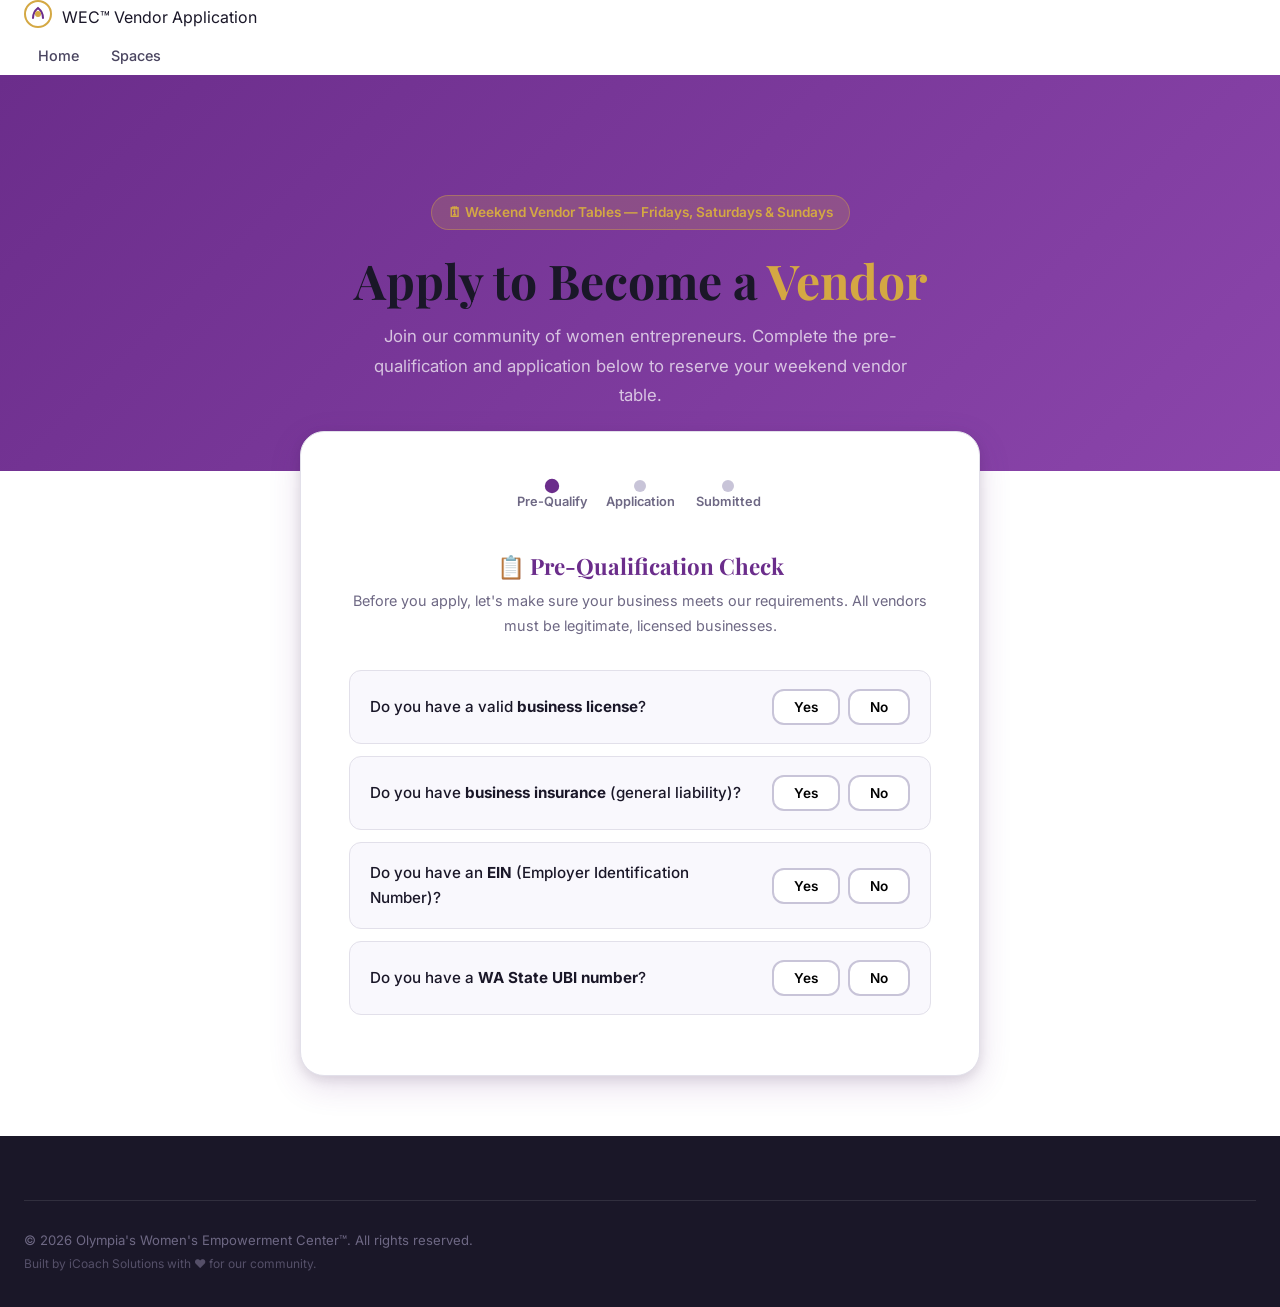
<file: public/apply.html>
<!DOCTYPE html>
<html lang="en">
<head>
  <meta charset="UTF-8">
  <meta name="viewport" content="width=device-width, initial-scale=1.0">
  <title>Apply Now — Women's Empowerment Center™</title>
  <meta name="description" content="Apply to become a weekend vendor at the Women's Empowerment Center™. Join our community of women entrepreneurs.">
  <link rel="preconnect" href="https://fonts.googleapis.com">
  <link rel="preconnect" href="https://fonts.gstatic.com" crossorigin>
  <link href="https://fonts.googleapis.com/css2?family=Inter:wght@400;500;600;700&family=Playfair+Display:wght@600;700&display=swap" rel="stylesheet">
  <link rel="stylesheet" href="css/styles.css">
  <style>
    .apply-hero {
      background: linear-gradient(135deg, #6B2D8B 0%, #8B45AB 100%);
      padding: 120px 0 60px;
      text-align: center;
      color: white;
    }
    .apply-hero h1 {
      font-family: var(--font-display);
      font-size: clamp(2rem, 5vw, 3rem);
      font-weight: 700;
      margin-bottom: 12px;
    }
    .apply-hero p {
      color: rgba(255,255,255,.7);
      font-size: 1.05rem;
      max-width: 560px;
      margin: 0 auto;
    }
    .apply-hero .weekend-badge {
      display: inline-block;
      background: rgba(212,168,67,.2);
      border: 1px solid rgba(212,168,67,.4);
      color: #D4A843;
      padding: 6px 16px;
      border-radius: 50px;
      font-size: .85rem;
      font-weight: 600;
      margin-bottom: 20px;
    }

    .apply-form-wrap {
      max-width: 720px;
      margin: -40px auto 60px;
      padding: 0 20px;
      position: relative;
      z-index: 2;
    }
    .apply-form-card {
      background: white;
      border-radius: var(--radius-xl);
      padding: 48px;
      box-shadow: var(--shadow-lg);
      border: 1px solid var(--gray-200);
    }
    .apply-form-card h2 {
      font-family: var(--font-display);
      color: var(--purple);
      font-size: 1.4rem;
      margin-bottom: 8px;
    }
    .apply-form-card .form-subtitle {
      color: var(--gray-500);
      font-size: .9rem;
      margin-bottom: 32px;
    }

    /* Steps indicator */
    .steps-bar {
      display: flex;
      justify-content: center;
      gap: 8px;
      margin-bottom: 36px;
    }
    .step-dot {
      width: 12px; height: 12px;
      border-radius: 50%;
      background: var(--gray-300);
      transition: all .3s;
    }
    .step-dot.active { background: var(--purple); transform: scale(1.2); }
    .step-dot.done { background: #10B981; }
    .step-label {
      text-align: center;
      font-size: .8rem;
      color: var(--gray-500);
      margin-bottom: 4px;
      font-weight: 600;
    }
    .step-item { display: flex; flex-direction: column; align-items: center; min-width: 80px; }

    .form-grid {
      display: grid;
      grid-template-columns: 1fr 1fr;
      gap: 20px;
    }
    .form-grid .full-width {
      grid-column: 1 / -1;
    }

    .form-group {
      display: flex;
      flex-direction: column;
    }
    .form-group label {
      font-size: .85rem;
      font-weight: 600;
      color: var(--gray-700);
      margin-bottom: 6px;
    }
    .form-group label .required {
      color: #EF4444;
      margin-left: 2px;
    }
    .form-group input,
    .form-group select,
    .form-group textarea {
      padding: 12px 16px;
      border: 1px solid var(--gray-300);
      border-radius: var(--radius-md);
      font-size: .95rem;
      font-family: inherit;
      transition: border-color .2s, box-shadow .2s;
      background: white;
    }
    .form-group input:focus,
    .form-group select:focus,
    .form-group textarea:focus {
      outline: none;
      border-color: var(--purple);
      box-shadow: 0 0 0 3px rgba(107,45,139,.1);
    }
    .form-group textarea {
      resize: vertical;
      min-height: 100px;
    }

    /* Pre-qualifying section */
    .prequal-section {
      text-align: center;
    }
    .prequal-section h2 {
      margin-bottom: 8px;
    }
    .prequal-question {
      display: flex;
      justify-content: space-between;
      align-items: center;
      padding: 18px 20px;
      background: #f9f8fd;
      border: 1px solid var(--gray-200);
      border-radius: var(--radius-md);
      margin-bottom: 12px;
      font-size: .95rem;
      font-weight: 500;
    }
    .prequal-question .q-text { text-align: left; flex: 1; }
    .prequal-options {
      display: flex;
      gap: 8px;
      flex-shrink: 0;
      margin-left: 16px;
    }
    .prequal-options button {
      padding: 8px 20px;
      border-radius: var(--radius-md);
      border: 2px solid var(--gray-300);
      background: white;
      font-family: inherit;
      font-weight: 600;
      font-size: .85rem;
      cursor: pointer;
      transition: all .2s;
    }
    .prequal-options button:hover { border-color: var(--purple); }
    .prequal-options button.selected-yes {
      background: #10B981;
      border-color: #10B981;
      color: white;
    }
    .prequal-options button.selected-no {
      background: #EF4444;
      border-color: #EF4444;
      color: white;
    }

    .prequal-result {
      display: none;
      margin-top: 24px;
      padding: 24px;
      border-radius: var(--radius-md);
      text-align: center;
    }
    .prequal-result.pass {
      background: #f0fdf4;
      border: 1px solid #bbf7d0;
    }
    .prequal-result.fail {
      background: #fef2f2;
      border: 1px solid #fecaca;
    }
    .prequal-result h3 { margin-bottom: 8px; font-size: 1.1rem; }
    .prequal-result p { font-size: .9rem; color: var(--gray-600); line-height: 1.6; }

    .section-divider {
      border: none;
      border-top: 2px solid var(--gray-200);
      margin: 32px 0;
    }

    .form-section-title {
      font-family: var(--font-display);
      color: var(--purple);
      font-size: 1.1rem;
      font-weight: 700;
      margin-bottom: 4px;
    }
    .form-section-sub {
      color: var(--gray-500);
      font-size: .85rem;
      margin-bottom: 20px;
    }

    /* File upload */
    .file-upload {
      border: 2px dashed var(--gray-300);
      border-radius: var(--radius-md);
      padding: 24px;
      text-align: center;
      cursor: pointer;
      transition: all .2s;
    }
    .file-upload:hover { border-color: var(--purple); background: #f9f8fd; }
    .file-upload input[type="file"] { display: none; }
    .file-upload .upload-icon { font-size: 2rem; margin-bottom: 8px; }
    .file-upload .upload-text { font-size: .85rem; color: var(--gray-500); }
    .file-upload .file-name { font-size: .85rem; color: var(--purple); font-weight: 600; margin-top: 8px; }

    .terms-check {
      display: flex;
      align-items: flex-start;
      gap: 10px;
      margin-top: 8px;
    }
    .terms-check input[type="checkbox"] {
      margin-top: 3px;
      width: 18px;
      height: 18px;
      accent-color: var(--purple);
    }
    .terms-check label {
      font-size: .85rem;
      color: var(--gray-600);
      line-height: 1.5;
    }

    .apply-submit-btn {
      width: 100%;
      margin-top: 28px;
      padding: 16px;
      background: linear-gradient(135deg, #6B2D8B, #8B45AB);
      color: white;
      border: none;
      border-radius: var(--radius-md);
      font-size: 1rem;
      font-weight: 700;
      font-family: inherit;
      cursor: pointer;
      transition: all .3s;
      box-shadow: 0 4px 16px rgba(107,45,139,.3);
    }
    .apply-submit-btn:hover {
      transform: translateY(-2px);
      box-shadow: 0 8px 24px rgba(107,45,139,.4);
    }
    .apply-submit-btn:disabled {
      opacity: .6;
      cursor: not-allowed;
      transform: none;
    }

    .btn-secondary {
      padding: 14px 28px;
      background: white;
      color: var(--purple);
      border: 2px solid var(--purple);
      border-radius: var(--radius-md);
      font-size: .95rem;
      font-weight: 600;
      font-family: inherit;
      cursor: pointer;
      transition: all .2s;
    }
    .btn-secondary:hover { background: #f9f8fd; }

    .success-message {
      display: none;
      text-align: center;
      padding: 48px 24px;
    }
    .success-message .success-icon { font-size: 4rem; margin-bottom: 16px; }
    .success-message h2 {
      font-family: var(--font-display);
      color: var(--purple);
      font-size: 1.6rem;
      margin-bottom: 12px;
    }
    .success-message p {
      color: var(--gray-500);
      font-size: .95rem;
      max-width: 480px;
      margin: 0 auto 24px;
      line-height: 1.7;
    }

    .hidden { display: none !important; }

    @media (max-width: 640px) {
      .form-grid { grid-template-columns: 1fr; }
      .apply-form-card { padding: 28px 20px; }
      .prequal-question { flex-direction: column; gap: 12px; }
      .prequal-options { margin-left: 0; }
    }
  </style>
</head>
<body>

<!-- ── Navigation ── -->
<nav class="navbar">
  <div class="container nav-container">
    <a href="index.html" class="nav-logo">
      <div class="logo-icon">
        <svg width="28" height="28" viewBox="0 0 28 28" fill="none"><circle cx="14" cy="14" r="13" stroke="#D4A843" stroke-width="2"/><path d="M9 18 C9 12 14 8 14 8 C14 8 19 12 19 18" stroke="#6B2D8B" stroke-width="2" stroke-linecap="round"/><circle cx="14" cy="14" r="3" fill="#D4A843"/></svg>
      </div>
      <div>
        <span class="logo-text">WEC™</span>
        <span class="logo-sub">Vendor Application</span>
      </div>
    </a>
    <div class="nav-links">
      <a href="index.html" class="nav-link">Home</a>
      <a href="spaces.html" class="nav-link">Spaces</a>
    </div>
  </div>
</nav>

<!-- ── Hero ── -->
<div class="apply-hero">
  <div class="container">
    <div class="weekend-badge">🗓 Weekend Vendor Tables — Fridays, Saturdays &amp; Sundays</div>
    <h1>Apply to Become a <span style="color:#D4A843">Vendor</span></h1>
    <p>Join our community of women entrepreneurs. Complete the pre-qualification and application below to reserve your weekend vendor table.</p>
  </div>
</div>

<!-- ── Application Flow ── -->
<div class="apply-form-wrap">
  <div class="apply-form-card">

    <!-- Steps indicator -->
    <div class="steps-bar" id="steps-bar">
      <div class="step-item"><div class="step-dot active" id="dot-1"></div><div class="step-label">Pre-Qualify</div></div>
      <div class="step-item"><div class="step-dot" id="dot-2"></div><div class="step-label">Application</div></div>
      <div class="step-item"><div class="step-dot" id="dot-3"></div><div class="step-label">Submitted</div></div>
    </div>

    <!-- ═══ STEP 1: Pre-Qualifying Questions ═══ -->
    <div id="step-prequal" class="prequal-section">
      <h2>📋 Pre-Qualification Check</h2>
      <p class="form-subtitle">Before you apply, let's make sure your business meets our requirements. All vendors must be legitimate, licensed businesses.</p>

      <div class="prequal-question" id="pq-license">
        <span class="q-text">Do you have a valid <strong>business license</strong>?</span>
        <div class="prequal-options">
          <button type="button" onclick="answerPrequal('license', true, this)">Yes</button>
          <button type="button" onclick="answerPrequal('license', false, this)">No</button>
        </div>
      </div>

      <div class="prequal-question" id="pq-insurance">
        <span class="q-text">Do you have <strong>business insurance</strong> (general liability)?</span>
        <div class="prequal-options">
          <button type="button" onclick="answerPrequal('insurance', true, this)">Yes</button>
          <button type="button" onclick="answerPrequal('insurance', false, this)">No</button>
        </div>
      </div>

      <div class="prequal-question" id="pq-ein">
        <span class="q-text">Do you have an <strong>EIN</strong> (Employer Identification Number)?</span>
        <div class="prequal-options">
          <button type="button" onclick="answerPrequal('ein', true, this)">Yes</button>
          <button type="button" onclick="answerPrequal('ein', false, this)">No</button>
        </div>
      </div>

      <div class="prequal-question" id="pq-ubi">
        <span class="q-text">Do you have a <strong>WA State UBI number</strong>?</span>
        <div class="prequal-options">
          <button type="button" onclick="answerPrequal('ubi', true, this)">Yes</button>
          <button type="button" onclick="answerPrequal('ubi', false, this)">No</button>
        </div>
      </div>

      <!-- Pass result -->
      <div class="prequal-result pass" id="prequal-pass">
        <h3>✅ You're Pre-Qualified!</h3>
        <p>Great — your business meets our requirements. Continue to the full application below.</p>
        <button type="button" class="apply-submit-btn" style="max-width:320px;margin:16px auto 0" onclick="showStep2()">Continue to Application →</button>
      </div>

      <!-- Fail result -->
      <div class="prequal-result fail" id="prequal-fail">
        <h3>❌ Not Eligible at This Time</h3>
        <p>All WEC vendors must have a valid business license, business insurance, an EIN, and a WA State UBI number. These ensure a professional and safe environment for all vendors and visitors.</p>
        <p style="margin-top:12px"><strong>Need help getting set up?</strong> Contact us at <a href="mailto:Jenny@skooliefoundation.com" style="color:var(--purple)">Jenny@skooliefoundation.com</a> and we can point you to resources for getting your business properly licensed.</p>

        <div style="margin-top:24px;padding:20px;background:#f5f0fa;border-radius:12px;border:1px solid #e8e0f0">
          <h4 style="font-size:.95rem;color:#6B2D8B;margin-bottom:4px">📬 Stay in the Loop</h4>
          <p style="font-size:.85rem;color:#666;margin-bottom:14px">Leave your info and we'll send you resources to help get your business vendor-ready. No spam — just helpful next steps.</p>
          <form id="interest-form" style="display:flex;flex-direction:column;gap:10px">
            <input type="text" id="int-name" placeholder="Your name" style="padding:10px 14px;border:1px solid #ddd;border-radius:8px;font-size:.9rem">
            <input type="email" id="int-email" required placeholder="Your email *" style="padding:10px 14px;border:1px solid #ddd;border-radius:8px;font-size:.9rem">
            <input type="tel" id="int-phone" placeholder="Phone (optional)" style="padding:10px 14px;border:1px solid #ddd;border-radius:8px;font-size:.9rem">
            <button type="submit" style="padding:12px;background:linear-gradient(135deg,#6B2D8B,#8B4789);color:#fff;border:none;border-radius:8px;font-size:.9rem;font-weight:700;cursor:pointer">Send Me Resources</button>
            <p id="int-msg" style="text-align:center;font-size:.85rem;display:none;margin:0"></p>
          </form>
        </div>
      </div>
    </div>

    <!-- ═══ STEP 2: Full Application ═══ -->
    <div id="step-application" class="hidden">
      <div style="text-align:center;padding:32px 16px">
        <p style="font-size:1.1rem;color:#374151;margin-bottom:24px"><strong>Great news! You pre-qualify.</strong><br>Complete your full application below.</p>
        <a href="https://docs.google.com/forms/d/1dgwHYlH4yysOn7UMvN2DSmXl0lGJ2eeb5mSSJri0s_I/viewform" target="_blank" rel="noopener noreferrer" style="display:inline-block;padding:16px 36px;background:#7c3aed;color:#fff;font-size:1.1rem;font-weight:600;border-radius:8px;text-decoration:none;margin-bottom:16px">📝 Complete Application Form →</a>
        <p style="font-size:0.9rem;color:#6b7280;margin:12px 0">Opens in a new tab. Your information is secure.</p>
        <button type="button" onclick="document.getElementById('step-application').classList.add('hidden');document.getElementById('step-prequalify').classList.remove('hidden')" style="margin-top:12px;padding:10px 24px;background:transparent;color:#7c3aed;border:1px solid #7c3aed;border-radius:6px;cursor:pointer;font-size:0.95rem">← Back to Pre-Qualification</button>
      </div>
    </div>

    <!-- ═══ STEP 3: Success ═══ -->
    <div id="apply-success" class="success-message">
      <div class="success-icon">🎉</div>
      <h2>Application Submitted!</h2>
      <p>Thank you for your interest in the Women's Empowerment Center™. Our management team will review your application and business credentials. You'll receive a response within <strong>3–5 business days</strong>.</p>
      <p style="font-size:.85rem;color:var(--gray-500)"><strong>What happens next:</strong><br>1. Jenny Wang (WEC Management) reviews your application<br>2. We verify your business credentials<br>3. If approved, you'll receive a vendor agreement/contract to sign<br>4. Once the signed contract is returned and approved, you're in!</p>
      <a href="index.html" class="btn btn-primary" style="margin-top:16px">Back to Home</a>
    </div>

  </div>
</div>

<!-- ── Footer ── -->
<footer class="footer">
  <div class="container">
    <div class="footer-bottom">
      <p>&copy; 2026 Olympia's Women's Empowerment Center™. All rights reserved.<br><span style="font-size:.75rem;opacity:.7">Built by iCoach Solutions with ❤️ for our community.</span></p>
    </div>
  </div>
</footer>

<script src="js/app.js?v=20260323c"></script>
<script>
// ── Pre-Qualification Logic ──
const prequalAnswers = { license: null, insurance: null, ein: null, ubi: null };

function answerPrequal(field, answer, btn) {
  prequalAnswers[field] = answer;
  // Update button styles
  const parent = btn.parentElement;
  parent.querySelectorAll('button').forEach(b => {
    b.classList.remove('selected-yes', 'selected-no');
  });
  btn.classList.add(answer ? 'selected-yes' : 'selected-no');
  checkPrequal();
}

function checkPrequal() {
  const answered = Object.values(prequalAnswers).every(v => v !== null);
  if (!answered) return;

  const allYes = Object.values(prequalAnswers).every(v => v === true);
  document.getElementById('prequal-pass').style.display = allYes ? 'block' : 'none';
  document.getElementById('prequal-fail').style.display = allYes ? 'none' : 'block';
}

function showStep1() {
  document.getElementById('step-prequal').classList.remove('hidden');
  document.getElementById('step-application').classList.add('hidden');
  document.getElementById('dot-1').className = 'step-dot active';
  document.getElementById('dot-2').className = 'step-dot';
  window.scrollTo({ top: 0, behavior: 'smooth' });
}

function showStep2() {
  document.getElementById('step-prequal').classList.add('hidden');
  document.getElementById('step-application').classList.remove('hidden');
  document.getElementById('dot-1').className = 'step-dot done';
  document.getElementById('dot-2').className = 'step-dot active';
  // Set min date for preferred start to next Friday
  const today = new Date();
  const daysUntilFri = (5 - today.getDay() + 7) % 7 || 7;
  const nextFri = new Date(today);
  nextFri.setDate(today.getDate() + daysUntilFri);
  document.getElementById('app-preferredStart').min = nextFri.toISOString().slice(0, 10);
  window.scrollTo({ top: 0, behavior: 'smooth' });
}

function showFileName(input, targetId) {
  const el = document.getElementById(targetId);
  el.textContent = input.files.length ? input.files[0].name : '';
}

// ── Application Submission ──
async function submitApplication(e) {
  e.preventDefault();
  const btn = document.getElementById('apply-submit-btn');
  btn.disabled = true;
  btn.textContent = 'Submitting...';

  const data = {
    // Contact
    name: document.getElementById('app-name').value,
    title: document.getElementById('app-title').value || null,
    email: document.getElementById('app-email').value,
    phone: document.getElementById('app-phone').value,
    // Business
    businessName: document.getElementById('app-businessName').value,
    businessType: document.getElementById('app-businessType').value,
    businessDescription: document.getElementById('app-businessDescription').value,
    businessAge: document.getElementById('app-businessAge').value,
    website: document.getElementById('app-website').value || null,
    // Credentials
    licenseNumber: document.getElementById('app-licenseNumber').value,
    licenseExpiry: document.getElementById('app-licenseExpiry').value,
    insuranceProvider: document.getElementById('app-insuranceProvider').value,
    insurancePolicyNumber: document.getElementById('app-insurancePolicyNumber').value,
    ein: document.getElementById('app-ein').value,
    ubi: document.getElementById('app-ubi').value,
    // Weekend vendor
    weekendCount: document.getElementById('app-weekendCount').value,
    preferredStart: document.getElementById('app-preferredStart').value || null,
    tableOffering: document.getElementById('app-tableOffering').value,
    specialNeeds: document.getElementById('app-specialNeeds').value || null,
    // Other
    whyJoin: document.getElementById('app-whyJoin').value,
    applicationType: 'weekend-vendor'
  };

  try {
    await api.submitApplication(data);
    document.getElementById('step-application').classList.add('hidden');
    document.getElementById('apply-success').style.display = 'block';
    document.getElementById('dot-2').className = 'step-dot done';
    document.getElementById('dot-3').className = 'step-dot active';
    window.scrollTo({ top: 0, behavior: 'smooth' });
  } catch (err) {
    alert('Error submitting application: ' + err.message);
    btn.disabled = false;
    btn.textContent = 'Submit Application';
  }
}

// Interest form (not-ready capture)
document.getElementById('interest-form').addEventListener('submit', async function(e) {
  e.preventDefault();
  const btn = this.querySelector('button[type="submit"]');
  const msg = document.getElementById('int-msg');
  btn.disabled = true;
  btn.textContent = 'Sending...';
  msg.style.display = 'none';

  try {
    const res = await fetch('/api/interest', {
      method: 'POST',
      headers: { 'Content-Type': 'application/json' },
      body: JSON.stringify({
        name: document.getElementById('int-name').value || null,
        email: document.getElementById('int-email').value,
        phone: document.getElementById('int-phone').value || null
      })
    });
    const data = await res.json();
    msg.style.display = 'block';
    if (data.success) {
      msg.style.color = '#16a34a';
      msg.textContent = data.message;
      this.reset();
    } else {
      msg.style.color = '#dc2626';
      msg.textContent = data.error || 'Something went wrong.';
    }
  } catch (err) {
    msg.style.display = 'block';
    msg.style.color = '#dc2626';
    msg.textContent = 'Network error. Please try again.';
  }
  btn.disabled = false;
  btn.textContent = 'Send Me Resources';
});
</script>
</body>
</html>
</file>
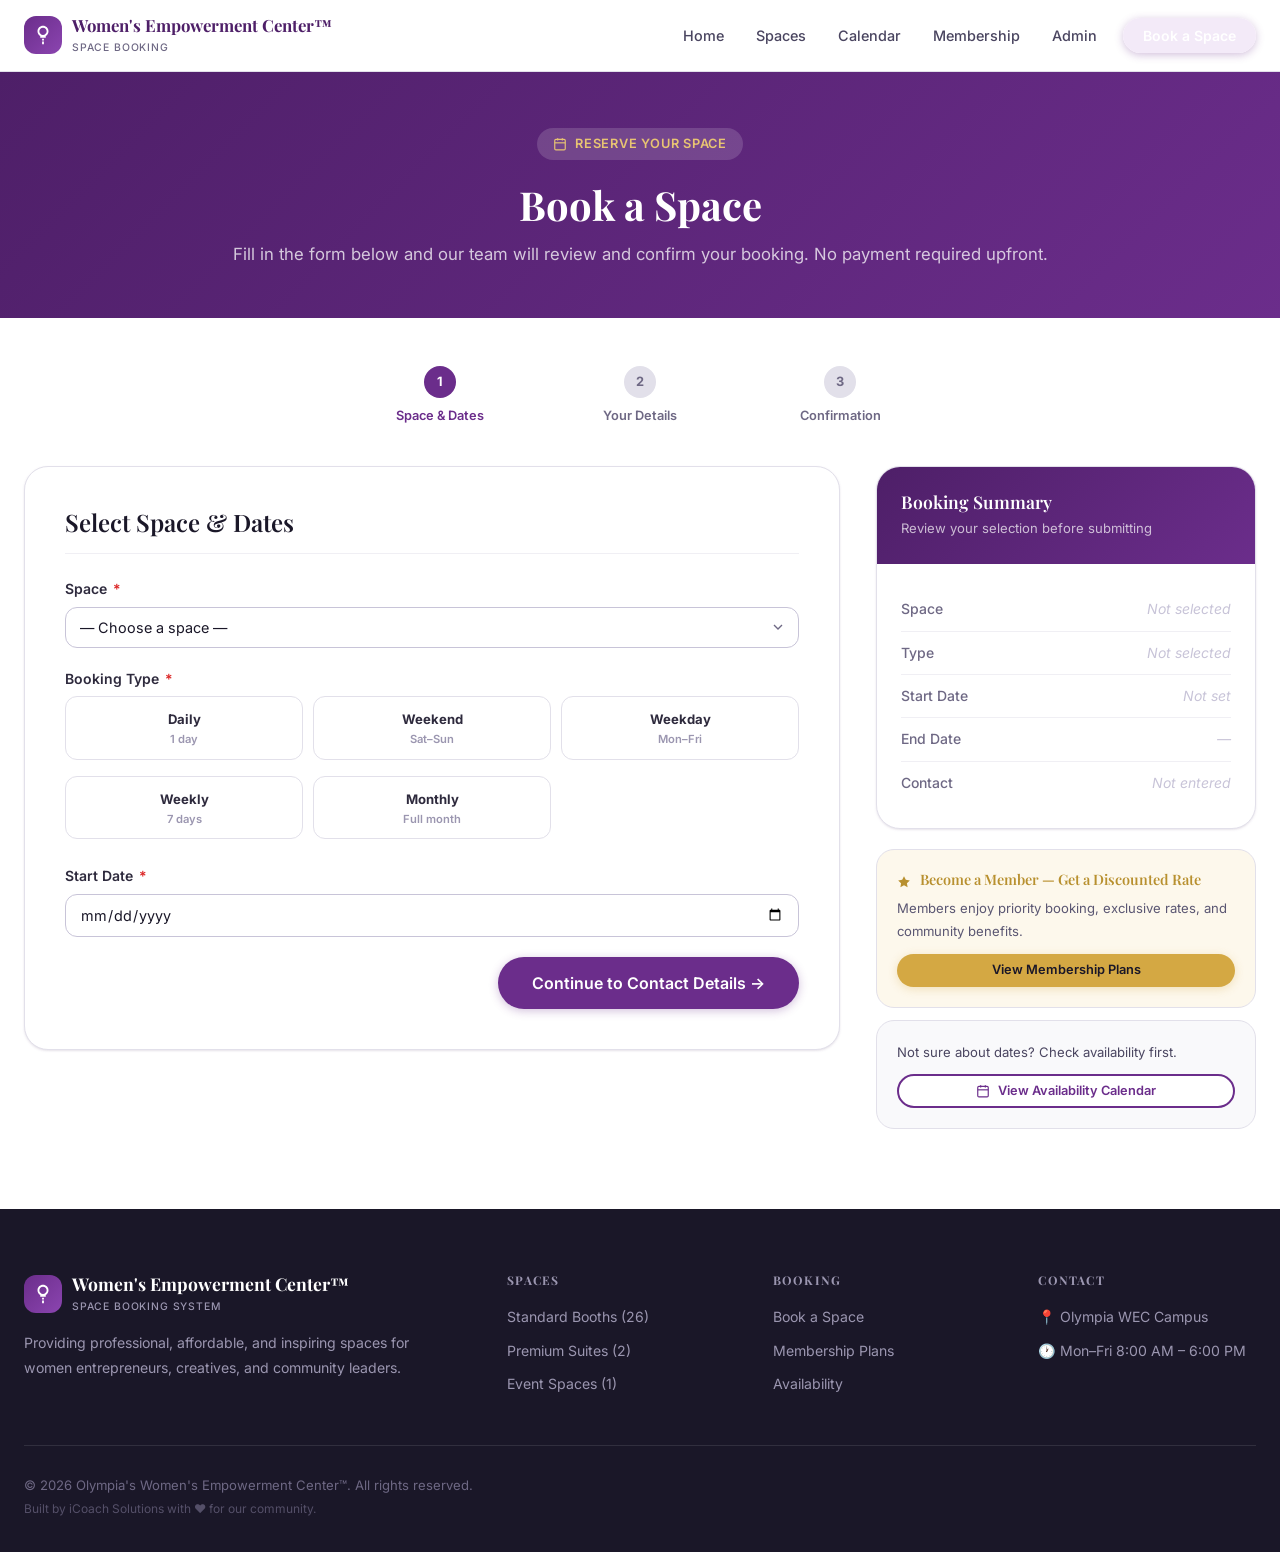
<file: public/booking.html>
<!DOCTYPE html>
<html lang="en">
<head>
  <meta charset="UTF-8">
  <meta name="viewport" content="width=device-width, initial-scale=1.0">
  <title>Book a Space — Women's Empowerment Center™</title>
  <meta name="description" content="Book a booth or event space at the Women's Empowerment Center™. Choose your space, dates, and booking type.">
  <link rel="preconnect" href="https://fonts.googleapis.com">
  <link rel="preconnect" href="https://fonts.gstatic.com" crossorigin>
  <link href="https://fonts.googleapis.com/css2?family=Inter:wght@400;500;600;700&family=Playfair+Display:wght@600;700&display=swap" rel="stylesheet">
  <link rel="stylesheet" href="css/styles.css?v=20260323b">
  <style>
    .booking-layout {
      display: grid;
      grid-template-columns: 1fr 380px;
      gap: 36px;
      align-items: start;
    }
    @media (max-width: 900px) {
      .booking-layout { grid-template-columns: 1fr; }
      .booking-sidebar { order: -1; }
    }

    .booking-form-card {
      background: white;
      border-radius: var(--radius-xl);
      border: 1px solid var(--gray-200);
      padding: 40px;
      box-shadow: var(--shadow-sm);
    }
    @media (max-width: 480px) {
      .booking-form-card { padding: 24px 20px; }
    }

    .booking-type-grid {
      display: grid;
      grid-template-columns: repeat(3, 1fr);
      gap: 10px;
    }
    @media (max-width: 560px) {
      .booking-type-grid { grid-template-columns: repeat(2, 1fr); }
    }

    .booking-type-option {
      cursor: pointer;
      position: relative;
    }
    .booking-type-option input[type="radio"] {
      position: absolute;
      opacity: 0;
      width: 0; height: 0;
    }
    .booking-type-label {
      display: block;
      padding: 12px 10px;
      border-radius: var(--radius-md);
      border: 1.5px solid var(--gray-200);
      text-align: center;
      cursor: pointer;
      transition: all var(--transition);
      background: white;
    }
    .booking-type-label:hover {
      border-color: var(--purple);
      background: var(--purple-pale);
    }
    .booking-type-option input:checked + .booking-type-label {
      border-color: var(--purple);
      background: var(--purple-pale);
      color: var(--purple-dark);
    }
    .booking-type-name {
      display: block;
      font-size: .82rem;
      font-weight: 700;
      color: var(--gray-700);
      margin-bottom: 2px;
    }
    .booking-type-option input:checked + .booking-type-label .booking-type-name {
      color: var(--purple);
    }
    .booking-type-desc {
      display: block;
      font-size: .7rem;
      color: var(--gray-400);
      line-height: 1.3;
    }
    .booking-type-option input:checked + .booking-type-label .booking-type-desc {
      color: var(--purple-light);
    }

    /* Summary sidebar */
    .summary-card {
      background: white;
      border-radius: var(--radius-xl);
      border: 1px solid var(--gray-200);
      overflow: hidden;
      box-shadow: var(--shadow-sm);
      position: sticky;
      top: calc(var(--nav-h) + 24px);
    }
    .summary-header {
      background: linear-gradient(135deg, var(--purple-dark) 0%, var(--purple) 100%);
      color: white;
      padding: 24px;
    }
    .summary-header h3 { color: white; font-size: 1.1rem; margin-bottom: 4px; }
    .summary-header p { color: rgba(255,255,255,.7); font-size: .82rem; margin: 0; }
    .summary-body { padding: 24px; }
    .summary-row {
      display: flex;
      justify-content: space-between;
      align-items: flex-start;
      gap: 12px;
      padding: 10px 0;
      border-bottom: 1px solid var(--gray-100);
      font-size: .875rem;
    }
    .summary-row:last-child { border-bottom: none; }
    .summary-label { color: var(--gray-500); font-weight: 500; flex-shrink: 0; }
    .summary-value { color: var(--gray-800); font-weight: 600; text-align: right; }
    .summary-placeholder { color: var(--gray-300); font-style: italic; font-weight: 400; }

    .date-hint {
      background: var(--purple-pale);
      border-radius: var(--radius-md);
      padding: 10px 14px;
      font-size: .8rem;
      color: var(--purple-dark);
      display: flex;
      gap: 8px;
      align-items: flex-start;
      margin-top: 8px;
    }
    .date-hint svg { flex-shrink: 0; margin-top: 1px; }

    /* Success screen */
    .success-screen {
      text-align: center;
      padding: 60px 40px;
    }
    .success-icon {
      width: 80px; height: 80px;
      background: #dcfce7;
      border-radius: 50%;
      display: flex; align-items: center; justify-content: center;
      margin: 0 auto 24px;
    }
    .success-icon svg { width: 40px; height: 40px; color: #16a34a; }
    .success-id {
      display: inline-block;
      background: var(--gray-100);
      color: var(--gray-600);
      padding: 6px 16px;
      border-radius: var(--radius-full);
      font-size: .82rem;
      font-family: monospace;
      letter-spacing: .04em;
      margin: 12px 0 24px;
    }
  </style>
</head>
<body class="page-body">

<!-- ── Navigation ──────────────────────────────────────────────────────────── -->
<nav class="nav" role="navigation" aria-label="Main navigation">
  <div class="nav-inner">
    <a href="index.html" class="nav-logo" aria-label="Women's Empowerment Center™ home">
      <div class="nav-logo-icon">
        <svg viewBox="0 0 24 24"><path d="M12 2C8.69 2 6 4.69 6 8c0 2.22 1.21 4.15 3 5.19V15h6v-1.81C16.79 12.15 18 10.22 18 8c0-3.31-2.69-6-6-6zm0 2c2.21 0 4 1.79 4 4s-1.79 4-4 4-4-1.79-4-4 1.79-4 4-4zm-1 12h2v2h-2v-2zm0 3h2v3h-2v-3z"/></svg>
      </div>
      <div>
        <span class="nav-logo-text">Women's Empowerment Center™</span>
        <span class="nav-logo-sub">Space Booking</span>
      </div>
    </a>
    <ul class="nav-links" role="list">
      <li><a href="index.html"      class="nav-link">Home</a></li>
      <li><a href="spaces.html"     class="nav-link">Spaces</a></li>
      <li><a href="calendar.html"   class="nav-link">Calendar</a></li>
      <li><a href="membership.html" class="nav-link">Membership</a></li>
      <li><a href="admin.html"      class="nav-link">Admin</a></li>
      <li><a href="booking.html"    class="nav-link nav-cta active">Book a Space</a></li>
    </ul>
    <button class="nav-toggle" id="nav-toggle" aria-label="Toggle menu" aria-expanded="false">
      <span></span><span></span><span></span>
    </button>
  </div>
</nav>
<nav class="nav-mobile" id="nav-mobile" aria-label="Mobile navigation">
  <a href="index.html"      class="nav-link">Home</a>
  <a href="spaces.html"     class="nav-link">Spaces</a>
  <a href="calendar.html"   class="nav-link">Calendar</a>
  <a href="membership.html" class="nav-link">Membership</a>
  <a href="admin.html"      class="nav-link">Admin</a>
  <a href="booking.html"    class="nav-link nav-cta">Book a Space</a>
</nav>

<!-- ── Page Hero ───────────────────────────────────────────────────────────── -->
<section class="page-hero">
  <div class="container">
    <div class="hero-eyebrow" style="justify-content:center">
      <svg width="14" height="14" viewBox="0 0 24 24" fill="none" stroke="currentColor" stroke-width="2"><rect x="3" y="4" width="18" height="18" rx="2"/><line x1="16" y1="2" x2="16" y2="6"/><line x1="8" y1="2" x2="8" y2="6"/><line x1="3" y1="10" x2="21" y2="10"/></svg>
      Reserve Your Space
    </div>
    <h1>Book a Space</h1>
    <p>Fill in the form below and our team will review and confirm your booking. No payment required upfront.</p>
  </div>
</section>

<!-- ── Main Content ─────────────────────────────────────────────────────────── -->
<section class="section" style="padding-top:48px">
  <div class="container">

    <!-- Progress steps -->
    <div class="steps" style="max-width:600px;margin:0 auto 40px;display:flex;flex-direction:row!important;align-items:flex-start;gap:0" id="booking-steps">
      <div class="step active" id="step-1" style="display:flex;flex-direction:column!important;align-items:center;gap:8px;flex:1;text-align:center">
        <div class="step-circle">1</div>
        <span class="step-label">Space &amp; Dates</span>
      </div>
      <div class="step" id="step-2" style="display:flex;flex-direction:column!important;align-items:center;gap:8px;flex:1;text-align:center">
        <div class="step-circle">2</div>
        <span class="step-label">Your Details</span>
      </div>
      <div class="step" id="step-3" style="display:flex;flex-direction:column!important;align-items:center;gap:8px;flex:1;text-align:center">
        <div class="step-circle">3</div>
        <span class="step-label">Confirmation</span>
      </div>
    </div>
    <style>.step::after,.step:not(:last-child)::after{display:none!important;content:none!important}</style>

    <!-- Mobile-only Become a Member CTA -->
    <div id="mobile-member-cta" style="display:none;background:var(--gold-pale);border:1px solid var(--gray-200);border-radius:var(--radius-lg);padding:16px;margin-bottom:20px;max-width:600px;margin-left:auto;margin-right:auto">
      <div style="display:flex;align-items:center;gap:8px;margin-bottom:8px">
        <svg width="14" height="14" viewBox="0 0 24 24" fill="var(--gold-dark)"><path d="M12 2l3.09 6.26L22 9.27l-5 4.87 1.18 6.88L12 17.77l-6.18 3.25L7 14.14 2 9.27l6.91-1.01L12 2z"/></svg>
        <span style="font-size:.85rem;font-weight:700;color:var(--gold-dark)">Become a Member — Get a Discounted Rate</span>
      </div>
      <a href="membership.html" class="btn btn-gold btn-sm" style="width:100%;text-align:center;font-size:.8rem">View Membership Plans</a>
    </div>
    <style>
      @media (max-width: 768px) {
        #mobile-member-cta { display: block !important; }
        #sidebar-member-cta { display: none !important; }
      }
    </style>

    <div class="booking-layout">

      <!-- ── Form ── -->
      <div id="form-wrap">
        <div class="booking-form-card" id="booking-form-card">
          <form id="booking-form" novalidate>

            <!-- ─── Step 1: Space & Dates ─── -->
            <div id="form-step-1">
              <h3 style="margin-bottom:24px;padding-bottom:16px;border-bottom:1px solid var(--gray-100)">Select Space &amp; Dates</h3>

              <div class="form-group">
                <label for="space-select">Space <span class="required">*</span></label>
                <select id="space-select" name="spaceId" required>
                  <option value="">— Choose a space —</option>
                  <optgroup label="Small Booths (18)"></optgroup>
                  <optgroup label="Large Booths (8)"></optgroup>
                  <optgroup label="Event Spaces (2)"></optgroup>
                </select>
                <div class="field-error" id="err-space">Please select a space.</div>
              </div>

              <div id="space-preview" style="display:none;background:var(--purple-pale);border-radius:var(--radius-md);padding:14px 16px;margin-bottom:20px;font-size:.875rem">
                <div style="font-weight:600;color:var(--purple-dark)" id="preview-name">—</div>
                <div style="color:var(--gray-500);font-size:.8rem;margin-top:2px" id="preview-location">—</div>
              </div>

              <div class="form-group">
                <label for="booking-type">Booking Type <span class="required">*</span></label>
                <div class="booking-type-grid" id="booking-type-grid">
                  <label class="booking-type-option">
                    <input type="radio" name="bookingType" value="daily" required>
                    <span class="booking-type-label">
                      <span class="booking-type-name">Daily</span>
                      <span class="booking-type-desc">1 day</span>
                    </span>
                  </label>
                  <label class="booking-type-option">
                    <input type="radio" name="bookingType" value="weekend">
                    <span class="booking-type-label">
                      <span class="booking-type-name">Weekend</span>
                      <span class="booking-type-desc">Sat–Sun</span>
                    </span>
                  </label>
                  <label class="booking-type-option">
                    <input type="radio" name="bookingType" value="weekday">
                    <span class="booking-type-label">
                      <span class="booking-type-name">Weekday</span>
                      <span class="booking-type-desc">Mon–Fri</span>
                    </span>
                  </label>
                  <label class="booking-type-option">
                    <input type="radio" name="bookingType" value="weekly">
                    <span class="booking-type-label">
                      <span class="booking-type-name">Weekly</span>
                      <span class="booking-type-desc">7 days</span>
                    </span>
                  </label>
                  <label class="booking-type-option">
                    <input type="radio" name="bookingType" value="monthly">
                    <span class="booking-type-label">
                      <span class="booking-type-name">Monthly</span>
                      <span class="booking-type-desc">Full month</span>
                    </span>
                  </label>

                </div>
                <div class="field-error" id="err-type">Please select a booking type.</div>
              </div>

              <div class="form-group">
                <label for="start-date">Start Date <span class="required">*</span></label>
                <input type="date" id="start-date" name="startDate" required>
                <div class="date-hint" id="date-hint" style="display:none">
                  <svg width="14" height="14" viewBox="0 0 24 24" fill="none" stroke="currentColor" stroke-width="2"><circle cx="12" cy="12" r="10"/><line x1="12" y1="8" x2="12" y2="12"/><line x1="12" y1="16" x2="12.01" y2="16"/></svg>
                  <span id="date-hint-text"></span>
                </div>
                <div class="field-error" id="err-date">Please select a start date.</div>
              </div>

              <div class="form-group" id="end-date-group" style="display:none">
                <label>End Date (Auto-calculated)</label>
                <input type="text" id="end-date-display" readonly style="background:var(--gray-50);cursor:default;color:var(--gray-600)">
              </div>

              <div style="display:flex;justify-content:flex-end;margin-top:8px">
                <button type="button" class="btn btn-primary btn-lg" id="step1-next">Continue to Contact Details →</button>
              </div>
            </div>

            <!-- ─── Step 2: Contact Details ─── -->
            <div id="form-step-2" style="display:none">
              <h3 style="margin-bottom:24px;padding-bottom:16px;border-bottom:1px solid var(--gray-100)">Your Contact Details</h3>

              <div class="form-row">
                <div class="form-group">
                  <label for="contact-name">Full Name <span class="required">*</span></label>
                  <input type="text" id="contact-name" name="contactName" placeholder="Jane Smith" required autocomplete="name">
                  <div class="field-error" id="err-name">Please enter your full name.</div>
                </div>
                <div class="form-group">
                  <label for="contact-phone">Phone Number</label>
                  <input type="tel" id="contact-phone" name="contactPhone" placeholder="(555) 123-4567" autocomplete="tel">
                </div>
              </div>

              <div class="form-group">
                <label for="contact-email">Email Address <span class="required">*</span></label>
                <input type="email" id="contact-email" name="contactEmail" placeholder="jane@example.com" required autocomplete="email">
                <div class="field-error" id="err-email">Please enter a valid email address.</div>
              </div>

              <div class="form-group">
                <label for="booking-notes">Additional Notes</label>
                <textarea id="booking-notes" name="notes" placeholder="Describe your intended use, any special requirements, or questions for our team…" style="min-height:110px"></textarea>
                <div class="field-hint">Optional — helps us prepare your space.</div>
              </div>

              <div class="alert alert-info" style="font-size:.85rem">
                <svg width="18" height="18" viewBox="0 0 24 24" fill="none" stroke="currentColor" stroke-width="2" style="flex-shrink:0"><circle cx="12" cy="12" r="10"/><line x1="12" y1="8" x2="12" y2="12"/><line x1="12" y1="16" x2="12.01" y2="16"/></svg>
                <span>Your booking will be submitted as <strong>Pending</strong> and reviewed by our team. You'll receive confirmation by email once approved.</span>
              </div>

              <div style="display:flex;justify-content:space-between;gap:12px;margin-top:8px;flex-wrap:wrap">
                <button type="button" class="btn btn-secondary btn-lg" id="step2-back">← Back</button>
                <button type="submit" class="btn btn-primary btn-lg" id="submit-btn">
                  <svg width="18" height="18" viewBox="0 0 24 24" fill="none" stroke="currentColor" stroke-width="2.5"><polyline points="20 6 9 17 4 12"/></svg>
                  Submit Booking Request
                </button>
              </div>
            </div>

          </form>
        </div>

        <!-- ── Success Screen ── -->
        <div class="booking-form-card success-screen" id="success-screen" style="display:none">
          <div class="success-icon">
            <svg viewBox="0 0 24 24" fill="none" stroke="currentColor" stroke-width="2.5"><polyline points="20 6 9 17 4 12"/></svg>
          </div>
          <h2 style="margin-bottom:8px" id="success-title">Booking Confirmed!</h2>
          <p style="font-size:1.05rem" id="success-subtitle">Your payment has been processed and your space is reserved. A welcome email with next steps is on its way!</p>
          <div class="success-id" id="success-booking-id"></div>
          <div style="background:var(--gray-50);border-radius:var(--radius-lg);padding:20px;margin-bottom:28px;text-align:left" id="success-summary"></div>
          <div style="display:flex;gap:12px;justify-content:center;flex-wrap:wrap">
            <button class="btn btn-primary" onclick="printReceipt()" style="display:flex;align-items:center;gap:8px">
              <svg width="18" height="18" viewBox="0 0 24 24" fill="none" stroke="currentColor" stroke-width="2"><path d="M6 9V2h12v7"/><path d="M6 18H4a2 2 0 01-2-2v-5a2 2 0 012-2h16a2 2 0 012 2v5a2 2 0 01-2 2h-2"/><rect x="6" y="14" width="12" height="8"/></svg>
              Print Receipt
            </button>
            <a href="booking.html" class="btn btn-secondary">Make Another Booking</a>
            <a href="spaces.html" class="btn btn-secondary">Browse More Spaces</a>
          </div>
        </div>

        <!-- ── Canceled Screen ── -->
        <div class="booking-form-card" id="canceled-screen" style="display:none;text-align:center;padding:48px 24px">
          <div style="width:64px;height:64px;border-radius:50%;background:#FEE2E2;display:flex;align-items:center;justify-content:center;margin:0 auto 20px">
            <svg width="32" height="32" viewBox="0 0 24 24" fill="none" stroke="#DC2626" stroke-width="2.5"><line x1="18" y1="6" x2="6" y2="18"/><line x1="6" y1="6" x2="18" y2="18"/></svg>
          </div>
          <h2 style="margin-bottom:8px">Payment Canceled</h2>
          <p style="font-size:1.05rem;margin-bottom:24px">Your payment was not completed. Your booking is still saved — you can try again below.</p>
          <div style="display:flex;gap:12px;justify-content:center;flex-wrap:wrap">
            <a href="booking.html" class="btn btn-primary">Try Again</a>
            <a href="spaces.html" class="btn btn-secondary">Browse Spaces</a>
          </div>
        </div>
      </div>

      <!-- ── Summary Sidebar ── -->
      <div class="booking-sidebar">
        <div class="summary-card">
          <div class="summary-header">
            <h3>Booking Summary</h3>
            <p>Review your selection before submitting</p>
          </div>
          <div class="summary-body">
            <div class="summary-row">
              <span class="summary-label">Space</span>
              <span class="summary-value summary-placeholder" id="sum-space">Not selected</span>
            </div>
            <div class="summary-row">
              <span class="summary-label">Type</span>
              <span class="summary-value summary-placeholder" id="sum-type">Not selected</span>
            </div>
            <div class="summary-row">
              <span class="summary-label">Start Date</span>
              <span class="summary-value summary-placeholder" id="sum-start">Not set</span>
            </div>
            <div class="summary-row">
              <span class="summary-label">End Date</span>
              <span class="summary-value summary-placeholder" id="sum-end">—</span>
            </div>
            <div class="summary-row">
              <span class="summary-label">Contact</span>
              <span class="summary-value summary-placeholder" id="sum-name">Not entered</span>
            </div>
          </div>
        </div>

        <!-- Help box (hidden on mobile — shown via mobile-member-cta above) -->
        <div id="sidebar-member-cta" style="background:var(--gold-pale);border:1px solid var(--gray-200);border-radius:var(--radius-lg);padding:20px;margin-top:20px">
          <h4 style="font-size:.9rem;margin-bottom:8px;color:var(--gold-dark)">
            <svg width="14" height="14" viewBox="0 0 24 24" fill="var(--gold-dark)" style="display:inline;vertical-align:middle;margin-right:6px"><path d="M12 2l3.09 6.26L22 9.27l-5 4.87 1.18 6.88L12 17.77l-6.18 3.25L7 14.14 2 9.27l6.91-1.01L12 2z"/></svg>
            Become a Member — Get a Discounted Rate
          </h4>
          <p style="font-size:.82rem;margin-bottom:12px">Members enjoy priority booking, exclusive rates, and community benefits.</p>
          <a href="membership.html" class="btn btn-gold btn-sm" style="width:100%;text-align:center">View Membership Plans</a>
        </div>

        <!-- Calendar link -->
        <div style="background:var(--gray-50);border:1px solid var(--gray-200);border-radius:var(--radius-lg);padding:20px;margin-top:12px">
          <p style="font-size:.82rem;margin-bottom:10px;color:var(--gray-600)">Not sure about dates? Check availability first.</p>
          <a href="calendar.html" class="btn btn-secondary btn-sm" style="width:100%;text-align:center">
            <svg width="14" height="14" viewBox="0 0 24 24" fill="none" stroke="currentColor" stroke-width="2"><rect x="3" y="4" width="18" height="18" rx="2"/><line x1="16" y1="2" x2="16" y2="6"/><line x1="8" y1="2" x2="8" y2="6"/><line x1="3" y1="10" x2="21" y2="10"/></svg>
            View Availability Calendar
          </a>
        </div>
      </div>
    </div>
  </div>
</section>

<!-- ── Footer ───────────────────────────────────────────────────────────────── -->
<footer class="footer" role="contentinfo">
  <div class="container">
    <div class="footer-grid">
      <div class="footer-brand">
        <a href="index.html" class="nav-logo">
          <div class="nav-logo-icon">
            <svg viewBox="0 0 24 24"><path d="M12 2C8.69 2 6 4.69 6 8c0 2.22 1.21 4.15 3 5.19V15h6v-1.81C16.79 12.15 18 10.22 18 8c0-3.31-2.69-6-6-6zm0 2c2.21 0 4 1.79 4 4s-1.79 4-4 4-4-1.79-4-4 1.79-4 4-4zm-1 12h2v2h-2v-2zm0 3h2v3h-2v-3z" fill="white"/></svg>
          </div>
          <div>
            <span class="nav-logo-text">Women's Empowerment Center™</span>
            <span class="nav-logo-sub">Space Booking System</span>
          </div>
        </a>
        <p class="footer-desc">Providing professional, affordable, and inspiring spaces for women entrepreneurs, creatives, and community leaders.</p>
      </div>
      <div class="footer-col">
        <h4>Spaces</h4>
        <ul class="footer-links">
          <li><a href="spaces.html?type=small" class="footer-link">Standard Booths (26)</a></li>
          <li><a href="spaces.html?type=large" class="footer-link">Premium Suites (2)</a></li>
          <li><a href="spaces.html?type=event" class="footer-link">Event Spaces (1)</a></li>
        </ul>
      </div>
      <div class="footer-col">
        <h4>Booking</h4>
        <ul class="footer-links">
          <li><a href="booking.html" class="footer-link">Book a Space</a></li>
          <li><a href="membership.html" class="footer-link">Membership Plans</a></li>
          <li><a href="calendar.html" class="footer-link">Availability</a></li>
        </ul>
      </div>
      <div class="footer-col">
        <h4>Contact</h4>
        <ul class="footer-links">
          <li><span class="footer-link">📍 Olympia WEC Campus</span></li>
          <li><span class="footer-link">🕐 Mon–Fri 8:00 AM – 6:00 PM</span></li>
        </ul>
      </div>
    </div>
    <div class="footer-bottom">
      <p>&copy; 2026 Olympia's Women's Empowerment Center™. All rights reserved.<br><span style="font-size:.75rem;opacity:.7">Built by iCoach Solutions with ❤️ for our community.</span></p>
    </div>
  </div>
</footer>

<div id="toast-container"></div>
<script src="js/app.js?v=20260323c"></script>
<script>
(function() {

  const SPACES = [
    {id:"1",number:1,name:"Booth - Blue",type:"small",location:"Building A, Floor 1 · Bay 1"},
    {id:"2",number:2,name:"Booth - Rose",type:"small",location:"Building A, Floor 1 · Bay 2"},
    {id:"3",number:3,name:"Booth - Lavender",type:"small",location:"Building A, Floor 1 · Bay 3"},
    {id:"4",number:4,name:"Booth - Amber",type:"small",location:"Building A, Floor 1 · Bay 4"},
    {id:"5",number:5,name:"Booth - Jade",type:"small",location:"Building A, Floor 1 · Bay 5"},
    {id:"6",number:6,name:"Booth - Opal",type:"small",location:"Building A, Floor 1 · Bay 6"},
    {id:"7",number:7,name:"Suite - Scarlet",type:"large",location:"Building A, Floor 1 · Bay 7"},
    {id:"8",number:8,name:"Booth - Pearl",type:"small",location:"Building A, Floor 1 · Bay 8"},
    {id:"9",number:9,name:"Booth - Sapphire",type:"small",location:"Building A, Floor 1 · Bay 9"},
    {id:"10",number:10,name:"Suite - Azure",type:"large",location:"Building A, Floor 2 · Bay 1"},
    {id:"11",number:11,name:"Booth - Violet",type:"small",location:"Building A, Floor 2 · Bay 2"},
    {id:"12",number:12,name:"Booth - Ivory",type:"small",location:"Building A, Floor 2 · Bay 3"},
    {id:"13",number:13,name:"Booth - Sage",type:"small",location:"Building A, Floor 2 · Bay 4"},
    {id:"14",number:14,name:"Booth - Topaz",type:"small",location:"Building A, Floor 2 · Bay 5"},
    {id:"15",number:15,name:"Booth - Onyx",type:"small",location:"Building A, Floor 2 · Bay 6"},
    {id:"16",number:16,name:"Booth - Fern",type:"small",location:"Building A, Floor 2 · Bay 7"},
    {id:"17",number:17,name:"Booth - Blush",type:"small",location:"Building A, Floor 2 · Bay 8"},
    {id:"18",number:18,name:"Booth - Teal",type:"small",location:"Building A, Floor 2 · Bay 9"},
    {id:"19",number:19,name:"Booth - Crimson",type:"small",location:"Building A, Floor 3 · Bay 1"},
    {id:"20",number:20,name:"Booth - Gold",type:"small",location:"Building A, Floor 3 · Bay 2"},
    {id:"21",number:21,name:"Booth - Silver",type:"small",location:"Building A, Floor 3 · Bay 3"},
    {id:"22",number:22,name:"Booth - Copper",type:"small",location:"Building A, Floor 3 · Bay 4"},
    {id:"23",number:23,name:"Booth - Emerald",type:"small",location:"Building A, Floor 3 · Bay 5"},
    {id:"24",number:24,name:"Booth - Indigo",type:"small",location:"Building A, Floor 3 · Bay 6"},
    {id:"25",number:25,name:"Booth - Mauve",type:"small",location:"Building A, Floor 3 · Bay 7"},
    {id:"26",number:26,name:"Booth - Bronze",type:"small",location:"Building A, Floor 3 · Bay 8"},
    {id:"27",number:27,name:"Booth - Scarlet",type:"small",location:"Building B, Main Floor · Suite 1"},
    {id:"28",number:28,name:"Booth - Azure",type:"small",location:"Building B, Main Floor · Suite 2"},
    {id:"29",number:29,name:"The Grand Hall",type:"event",location:"Building C · Main Event Space"}
  ];

  const TYPE_GROUPS = { small: 'Standard Booths (26)', large: 'Premium Booths (2)', event: 'Event Spaces (1)' };

  // Populate space select
  const sel = document.getElementById('space-select');
  const groups = {};
  SPACES.forEach(s => {
    if (!groups[s.type]) {
      const og = document.createElement('optgroup');
      og.label = TYPE_GROUPS[s.type];
      groups[s.type] = og;
      sel.appendChild(og);
    }
    const opt = document.createElement('option');
    opt.value = s.id;
    const displayName = s.name.includes(' - ') ? 'The ' + s.name.split(' - ')[1] : s.name;
    opt.textContent = `#${s.number} — ${displayName}`;
    groups[s.type].appendChild(opt);
  });

  // Pre-fill from URL param
  const preSpace = getParam('spaceId');
  if (preSpace) {
    sel.value = preSpace;
    updateSpacePreview(preSpace);
  }

  // Booking state
  let selectedSpace = preSpace || '';
  let selectedType  = '';
  let selectedStart = '';
  let calculatedEnd = '';

  function getSelectedSpace() {
    return SPACES.find(s => s.id === selectedSpace);
  }

  function updateSpacePreview(id) {
    const space = SPACES.find(s => s.id === id);
    const preview = document.getElementById('space-preview');
    if (space) {
      document.getElementById('preview-name').textContent = `#${space.number} — ${space.name}`;
      document.getElementById('preview-location').textContent = space.location;
      preview.style.display = 'block';
    } else {
      preview.style.display = 'none';
    }
  }

  function updateSummary() {
    const space = getSelectedSpace();
    const sumSpace = document.getElementById('sum-space');
    const sumType  = document.getElementById('sum-type');
    const sumStart = document.getElementById('sum-start');
    const sumEnd   = document.getElementById('sum-end');
    const sumName  = document.getElementById('sum-name');

    function setVal(el, val, placeholder) {
      if (val) {
        el.textContent = val;
        el.classList.remove('summary-placeholder');
      } else {
        el.textContent = placeholder;
        el.classList.add('summary-placeholder');
      }
    }

    setVal(sumSpace, space ? `${space.name} (#${space.number})` : '', 'Not selected');
    setVal(sumType, selectedType ? bookingTypeLabel(selectedType) : '', 'Not selected');
    setVal(sumStart, selectedStart ? formatDateDisplay(selectedStart) : '', 'Not set');
    setVal(sumEnd, calculatedEnd ? formatDateDisplay(calculatedEnd) : '', '—');

    const nameVal = document.getElementById('contact-name').value.trim();
    setVal(sumName, nameVal || '', 'Not entered');
  }

  function updateEndDate() {
    if (!selectedStart || !selectedType) {
      document.getElementById('end-date-group').style.display = 'none';
      calculatedEnd = '';
      updateSummary();
      return;
    }
    calculatedEnd = getBookingEndDate(selectedStart, selectedType);
    document.getElementById('end-date-display').value = formatDateDisplay(calculatedEnd);
    document.getElementById('end-date-group').style.display = 'block';
    updateSummary();
  }

  function updateDateHint() {
    const hint = document.getElementById('date-hint');
    const hintText = document.getElementById('date-hint-text');
    if (!selectedType || selectedType === 'daily' || selectedType === 'weekly' || selectedType === 'monthly') {
      hint.style.display = 'none';
      return;
    }
    hint.style.display = 'flex';
    if (selectedType === 'weekend') {
      hintText.textContent = 'Weekend bookings must start on a Saturday.';
    } else if (selectedType === 'weekday') {
      hintText.textContent = 'Weekday block bookings must start on a Monday.';
    }
  }

  // Restrict booking types based on space tier
  function updateBookingTypeOptions() {
    const tier = getBoothTier(selectedSpace);
    const grid = document.getElementById('booking-type-grid');
    const options = grid.querySelectorAll('.booking-type-option');
    options.forEach(opt => {
      const radio = opt.querySelector('input[name="bookingType"]');
      if (tier === 'premium' || tier === 'event') {
        // Premium suites & event: monthly only
        if (radio.value !== 'monthly') {
          opt.style.display = 'none';
          if (radio.checked) { radio.checked = false; selectedType = ''; }
        } else {
          opt.style.display = '';
        }
      } else {
        // Standard booths: all options
        opt.style.display = '';
      }
    });
    // Auto-select monthly for premium/event
    if ((tier === 'premium' || tier === 'event') && selectedType !== 'monthly') {
      const monthlyRadio = grid.querySelector('input[value="monthly"]');
      if (monthlyRadio) { monthlyRadio.checked = true; selectedType = 'monthly'; updateDateHint(); updateEndDate(); }
    }
  }

  // Event listeners
  sel.addEventListener('change', function() {
    selectedSpace = this.value;
    updateSpacePreview(this.value);
    updateBookingTypeOptions();
    updateSummary();
  });

  document.querySelectorAll('input[name="bookingType"]').forEach(radio => {
    radio.addEventListener('change', function() {
      selectedType = this.value;
      updateDateHint();
      updateEndDate();
    });
  });

  document.getElementById('start-date').addEventListener('change', function() {
    selectedStart = this.value;
    updateEndDate();
  });

  // Set minimum date to today
  document.getElementById('start-date').min = todayStr();

  document.getElementById('contact-name').addEventListener('input', updateSummary);

  // Step navigation
  function setStep(n) {
    document.getElementById('form-step-1').style.display = n === 1 ? 'block' : 'none';
    document.getElementById('form-step-2').style.display = n === 2 ? 'block' : 'none';

    [1, 2, 3].forEach(i => {
      const s = document.getElementById(`step-${i}`);
      s.classList.remove('active', 'completed');
      if (i < n) s.classList.add('completed');
      if (i === n) s.classList.add('active');
    });
  }

  document.getElementById('step1-next').addEventListener('click', function() {
    let valid = true;

    if (!selectedSpace) {
      document.getElementById('err-space').classList.add('show');
      document.getElementById('space-select').classList.add('error');
      valid = false;
    } else {
      document.getElementById('err-space').classList.remove('show');
      document.getElementById('space-select').classList.remove('error');
    }

    if (!selectedType) {
      document.getElementById('err-type').classList.add('show');
      valid = false;
    } else {
      document.getElementById('err-type').classList.remove('show');
    }

    if (!selectedStart) {
      document.getElementById('err-date').classList.add('show');
      document.getElementById('start-date').classList.add('error');
      valid = false;
    } else {
      document.getElementById('err-date').classList.remove('show');
      document.getElementById('start-date').classList.remove('error');
    }

    if (valid) setStep(2);
  });

  document.getElementById('step2-back').addEventListener('click', () => setStep(1));

  // Stripe price mapping
  const STRIPE_PRICES = {
    standard: {
      daily:   'price_1TE2QaB7J05NFD08nlffsFhX',
      weekend: 'price_1TE2b6B7J05NFD087K52AENq',
      weekday: 'price_1TE2QbB7J05NFD08AoiK9gm7',
      weekly:  'price_1TE2QbB7J05NFD08wLFb21W6',
      monthly: 'price_1TE2QbB7J05NFD08GTvytIa1'
    },
    premium: {
      monthly: 'price_1TE2QoB7J05NFD08UHtd6EiT'
    },
    event: {
      monthly: 'price_1TE2QoB7J05NFD08EbnMlqtW'
    }
  };

  function getBoothTier(spaceId) {
    const id = parseInt(spaceId);
    if (id === 29) return 'event';
    if (id === 7 || id === 10) return 'premium';
    return 'standard';
  }

  // Form submit
  document.getElementById('booking-form').addEventListener('submit', async function(e) {
    e.preventDefault();
    let valid = true;

    const name  = document.getElementById('contact-name').value.trim();
    const email = document.getElementById('contact-email').value.trim();

    if (!name) {
      document.getElementById('err-name').classList.add('show');
      document.getElementById('contact-name').classList.add('error');
      valid = false;
    } else {
      document.getElementById('err-name').classList.remove('show');
      document.getElementById('contact-name').classList.remove('error');
    }

    if (!email || !/^[^\s@]+@[^\s@]+\.[^\s@]+$/.test(email)) {
      document.getElementById('err-email').classList.add('show');
      document.getElementById('contact-email').classList.add('error');
      valid = false;
    } else {
      document.getElementById('err-email').classList.remove('show');
      document.getElementById('contact-email').classList.remove('error');
    }

    if (!valid) return;

    const btn = document.getElementById('submit-btn');
    btn.disabled = true;
    btn.innerHTML = '<div class="spinner" style="width:18px;height:18px;border-width:2px"></div> Submitting…';

    try {
      const payload = {
        spaceId: selectedSpace,
        bookingType: selectedType,
        startDate: selectedStart,
        contactName: name,
        contactEmail: email,
        contactPhone: document.getElementById('contact-phone').value.trim() || undefined,
        notes: document.getElementById('booking-notes').value.trim() || undefined
      };

      const result = await api.createBooking(payload);
      const booking = result.booking;
      const space = getSelectedSpace();

      // Determine Stripe price and redirect to checkout
      const tier = getBoothTier(selectedSpace);
      const stripePriceId = STRIPE_PRICES[tier] && STRIPE_PRICES[tier][selectedType];

      if (stripePriceId) {
        // Redirect to Stripe Checkout via worker
        try {
          const checkoutData = await api.createCheckout({
            priceId: stripePriceId,
            bookingId: booking.id,
            customerEmail: email,
            spaceName: booking.spaceName,
            bookingType: selectedType,
            startDate: selectedStart
          });
          if (checkoutData.url) {
            window.location.href = checkoutData.url;
            return;
          }
        } catch (checkoutErr) {
          console.error('Stripe checkout error:', checkoutErr);
          // Fall through to show success without payment
        }
      }

      // Fallback: show success without payment (if no Stripe price found)
      document.getElementById('success-booking-id').textContent = `Booking ID: ${booking.id}`;
      document.getElementById('success-summary').innerHTML = `
        <div class="summary-row"><span class="summary-label">Space</span><span class="summary-value">${booking.spaceName}</span></div>
        <div class="summary-row"><span class="summary-label">Booking Type</span><span class="summary-value">${bookingTypeLabel(booking.bookingType)}</span></div>
        <div class="summary-row"><span class="summary-label">Dates</span><span class="summary-value">${formatDateDisplay(booking.startDate)} – ${formatDateDisplay(booking.endDate)}</span></div>
        <div class="summary-row"><span class="summary-label">Status</span><span class="summary-value"><span class="badge badge-yellow">Pending Payment</span></span></div>
        <div class="summary-row" style="border:none"><span class="summary-label">Contact</span><span class="summary-value">${booking.contactEmail}</span></div>
      `;

      document.getElementById('booking-form-card').style.display = 'none';
      document.getElementById('success-screen').style.display = 'block';

      // Update step indicator
      ['step-1','step-2','step-3'].forEach((id, i) => {
        const s = document.getElementById(id);
        s.classList.remove('active');
        if (i < 2) s.classList.add('completed');
        if (i === 2) s.classList.add('active');
      });

    } catch (err) {
      showToast(err.message || 'Failed to submit booking. Please try again.', 'error');
      btn.disabled = false;
      btn.innerHTML = '<svg width="18" height="18" viewBox="0 0 24 24" fill="none" stroke="currentColor" stroke-width="2.5"><polyline points="20 6 9 17 4 12"/></svg> Submit Booking Request';
    }
  });

  // Init step
  setStep(1);
  updateSummary();

  // Handle Stripe return (success or cancel)
  const urlParams = new URLSearchParams(window.location.search);
  if (urlParams.get('success') === 'true') {
    const bookingId = urlParams.get('bookingId');
    document.getElementById('booking-form-card').style.display = 'none';
    document.getElementById('success-screen').style.display = 'block';
    document.getElementById('success-title').textContent = 'Booking Confirmed!';
    document.getElementById('success-subtitle').textContent = 'Your payment has been processed and your space is reserved. A welcome email with next steps is on its way!';
    document.getElementById('success-booking-id').textContent = bookingId ? `Booking ID: ${bookingId}` : '';
    // Fetch booking details for receipt
    if (bookingId) {
      api.getBooking(bookingId).then(data => {
        if (data && data.booking) {
          const b = data.booking;
          document.getElementById('success-summary').innerHTML = `
            <div class="summary-row"><span class="summary-label">Space</span><span class="summary-value">${b.spaceName || ''}</span></div>
            <div class="summary-row"><span class="summary-label">Booking Type</span><span class="summary-value">${bookingTypeLabel(b.bookingType)}</span></div>
            <div class="summary-row"><span class="summary-label">Dates</span><span class="summary-value">${formatDateDisplay(b.startDate)} – ${formatDateDisplay(b.endDate)}</span></div>
            <div class="summary-row"><span class="summary-label">Status</span><span class="summary-value"><span class="badge badge-green" style="background:#DCFCE7;color:#166534">Paid ✓</span></span></div>
            <div class="summary-row" style="border:none"><span class="summary-label">Contact</span><span class="summary-value">${b.contactEmail || ''}</span></div>
          `;
          window._bookingReceipt = b;
        }
      }).catch(() => {});
    }
    // Update step indicator to complete
    ['step-1','step-2','step-3'].forEach((id, i) => {
      const s = document.getElementById(id);
      s.classList.remove('active');
      s.classList.add('completed');
    });
  }
  if (urlParams.get('canceled') === 'true') {
    document.getElementById('booking-form-card').style.display = 'none';
    document.getElementById('canceled-screen').style.display = 'block';
  }

})();

// Print receipt function
function printReceipt() {
  const b = window._bookingReceipt || {};
  const receiptHtml = `
    <!DOCTYPE html><html><head><title>WEC Booking Receipt</title>
    <style>
      body { font-family: 'Inter', Arial, sans-serif; max-width: 600px; margin: 40px auto; padding: 20px; color: #1a1a1a; }
      .header { text-align: center; border-bottom: 2px solid #6B2D8B; padding-bottom: 20px; margin-bottom: 30px; }
      .header h1 { color: #6B2D8B; font-size: 1.5rem; margin: 0 0 4px; }
      .header p { color: #666; margin: 0; font-size: 0.85rem; }
      .receipt-row { display: flex; justify-content: space-between; padding: 12px 0; border-bottom: 1px solid #eee; }
      .receipt-label { color: #666; font-weight: 500; }
      .receipt-value { font-weight: 600; text-align: right; }
      .total { font-size: 1.2rem; color: #6B2D8B; border-top: 2px solid #6B2D8B; margin-top: 20px; padding-top: 16px; }
      .footer { text-align: center; margin-top: 40px; color: #999; font-size: 0.8rem; }
      .badge { display: inline-block; background: #DCFCE7; color: #166534; padding: 4px 12px; border-radius: 20px; font-size: 0.85rem; font-weight: 600; }
      @media print { body { margin: 0; } }
    </style></head><body>
    <div class="header">
      <h1>Women's Empowerment Center™</h1>
      <p>415 Olympia Ave NE, Olympia, WA 98506</p>
      <p>Booking Receipt</p>
    </div>
    <div class="receipt-row"><span class="receipt-label">Booking ID</span><span class="receipt-value">${b.id || 'N/A'}</span></div>
    <div class="receipt-row"><span class="receipt-label">Space</span><span class="receipt-value">${b.spaceName || 'N/A'}</span></div>
    <div class="receipt-row"><span class="receipt-label">Booking Type</span><span class="receipt-value">${b.bookingType || 'N/A'}</span></div>
    <div class="receipt-row"><span class="receipt-label">Start Date</span><span class="receipt-value">${b.startDate || 'N/A'}</span></div>
    <div class="receipt-row"><span class="receipt-label">End Date</span><span class="receipt-value">${b.endDate || 'N/A'}</span></div>
    <div class="receipt-row"><span class="receipt-label">Contact</span><span class="receipt-value">${b.contactName || ''}<br>${b.contactEmail || ''}</span></div>
    <div class="receipt-row"><span class="receipt-label">Status</span><span class="receipt-value"><span class="badge">Paid ✓</span></span></div>
    <div class="receipt-row"><span class="receipt-label">Date Paid</span><span class="receipt-value">${new Date().toLocaleDateString('en-US', { year:'numeric', month:'long', day:'numeric' })}</span></div>
    <div class="footer">
      <p>Thank you for choosing the Women's Empowerment Center™</p>
      <p>Questions? Email us at info@wecenter.org</p>
    </div>
    </body></html>
  `;
  const w = window.open('', '_blank');
  w.document.write(receiptHtml);
  w.document.close();
  setTimeout(() => w.print(), 500);
}
</script>
</body>
</html>
</file>
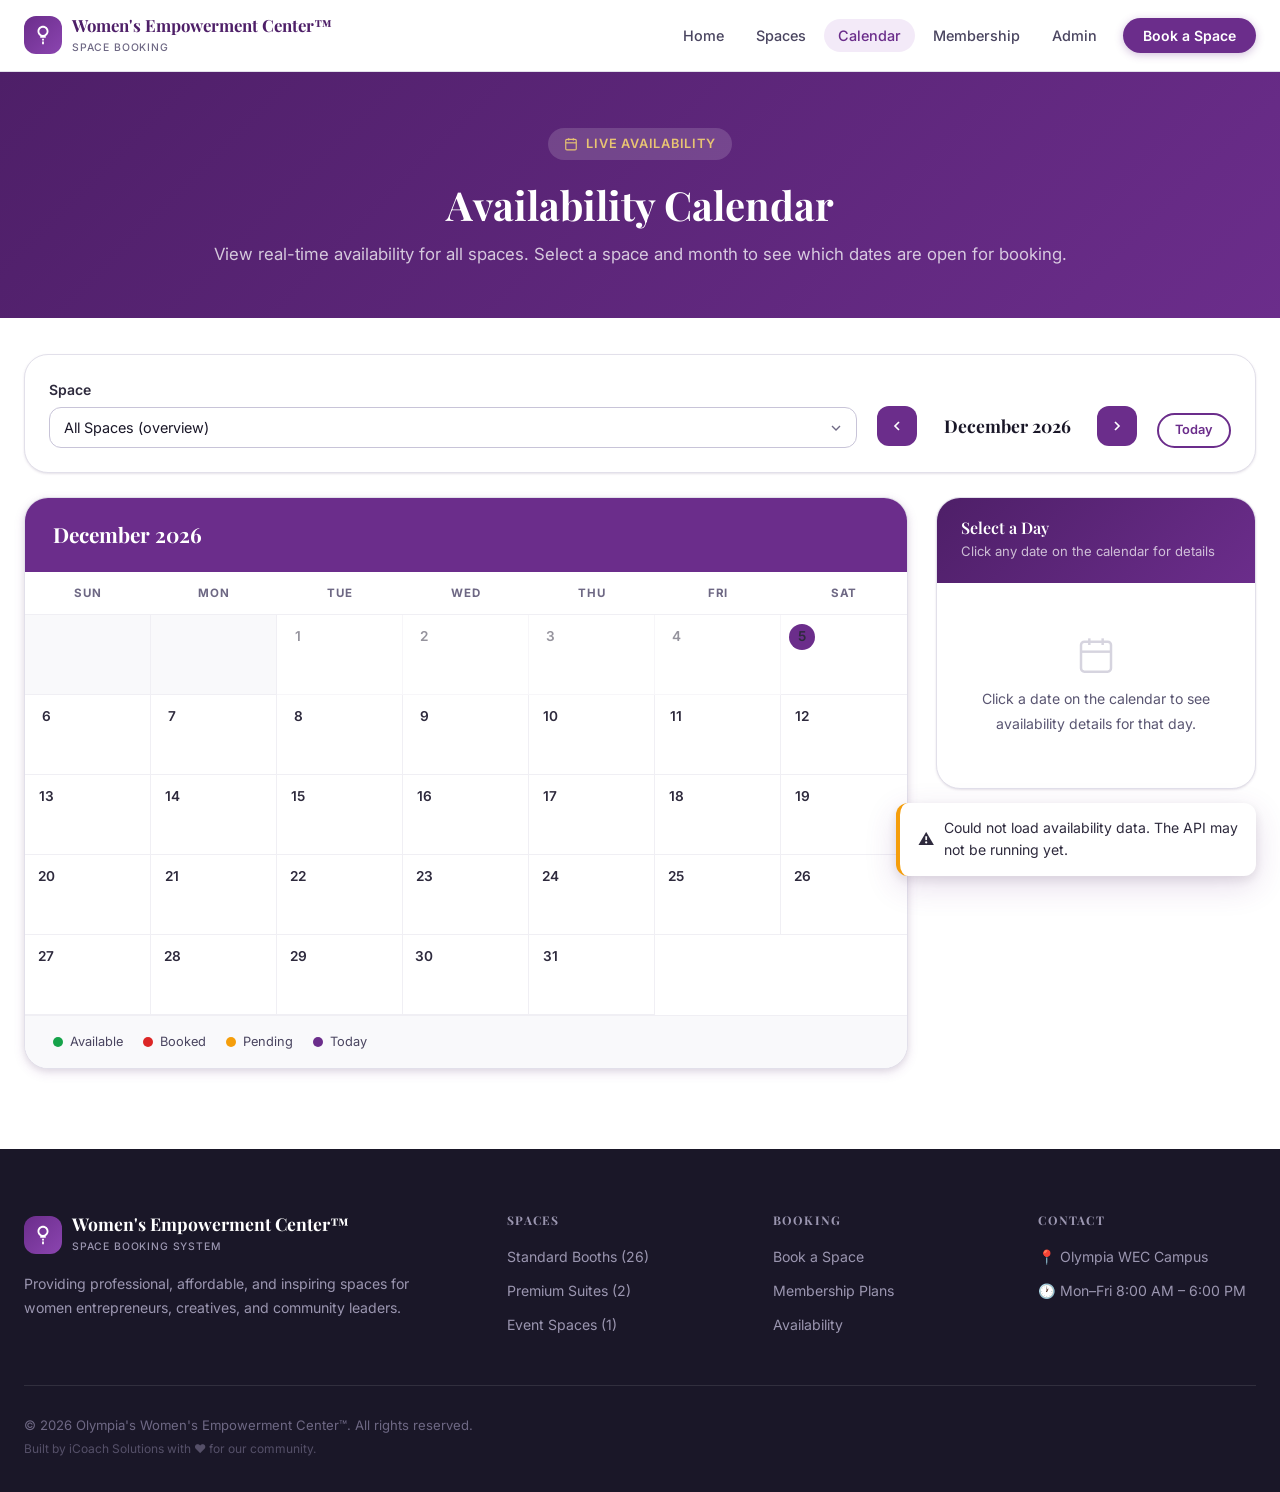
<file: public/calendar.html>
<!DOCTYPE html>
<html lang="en">
<head>
  <meta charset="UTF-8">
  <meta name="viewport" content="width=device-width, initial-scale=1.0">
  <title>Availability Calendar — Women's Empowerment Center™</title>
  <meta name="description" content="Check space availability at the Women's Empowerment Center™. Monthly calendar view showing booked, pending, and available dates.">
  <link rel="preconnect" href="https://fonts.googleapis.com">
  <link rel="preconnect" href="https://fonts.gstatic.com" crossorigin>
  <link href="https://fonts.googleapis.com/css2?family=Inter:wght@400;500;600;700&family=Playfair+Display:wght@600;700&display=swap" rel="stylesheet">
  <link rel="stylesheet" href="css/styles.css">
  <style>
    .cal-layout {
      display: grid;
      grid-template-columns: 1fr 320px;
      gap: 28px;
      align-items: start;
    }
    @media (max-width: 960px) {
      .cal-layout { grid-template-columns: 1fr; }
    }

    .cal-controls {
      background: white;
      border-radius: var(--radius-xl);
      border: 1px solid var(--gray-200);
      padding: 24px;
      margin-bottom: 24px;
      display: flex;
      gap: 20px;
      align-items: flex-end;
      flex-wrap: wrap;
      box-shadow: var(--shadow-sm);
    }
    .cal-controls .form-group { margin: 0; flex: 1; min-width: 200px; }

    /* Day color states for calendar */
    .cal-day.day-available .cal-day-num { color: var(--gray-700); }
    .cal-day.day-booked {
      background: #fff0f0 !important;
    }
    .cal-day.day-booked .cal-day-num {
      background: #dc2626;
      color: white;
      border-radius: 50%;
    }
    .cal-day.day-pending {
      background: #fffbeb !important;
    }
    .cal-day.day-pending .cal-day-num {
      background: #f59e0b;
      color: white;
      border-radius: 50%;
    }
    .cal-day.day-available:not(.cal-day-empty):hover {
      background: #f0fdf4 !important;
    }

    /* Detail panel */
    .detail-panel {
      background: white;
      border-radius: var(--radius-xl);
      border: 1px solid var(--gray-200);
      overflow: hidden;
      box-shadow: var(--shadow-sm);
    }
    .detail-panel-header {
      background: linear-gradient(135deg, var(--purple-dark) 0%, var(--purple) 100%);
      color: white;
      padding: 20px 24px;
    }
    .detail-panel-header h3 { color: white; font-size: 1rem; margin-bottom: 2px; }
    .detail-panel-header p  { color: rgba(255,255,255,.7); font-size: .82rem; margin: 0; }
    .detail-panel-body { padding: 20px 24px; }

    .avail-space-item {
      display: flex;
      align-items: center;
      justify-content: space-between;
      padding: 10px 0;
      border-bottom: 1px solid var(--gray-100);
      font-size: .875rem;
      gap: 8px;
    }
    .avail-space-item:last-child { border-bottom: none; }
    .avail-space-name { font-weight: 600; color: var(--gray-800); flex: 1; min-width: 0; }
    .avail-space-name span { display: block; font-size: .72rem; font-weight: 400; color: var(--gray-500); }
    .avail-status-dot { width: 10px; height: 10px; border-radius: 50%; flex-shrink: 0; }

    /* Multi-space mode calendar dots */
    .cal-day .cal-dots { margin-top: 6px; }

    /* Single space summary bar */
    .avail-summary-bar {
      display: grid;
      grid-template-columns: repeat(3, 1fr);
      gap: 12px;
      margin-bottom: 20px;
    }
    .avail-summary-item {
      background: var(--gray-50);
      border-radius: var(--radius-md);
      padding: 12px;
      text-align: center;
      border: 1px solid var(--gray-200);
    }
    .avail-summary-num {
      font-family: var(--font-display);
      font-size: 1.5rem;
      font-weight: 700;
      display: block;
      line-height: 1;
      margin-bottom: 3px;
    }
    .avail-summary-lbl {
      font-size: .7rem;
      color: var(--gray-500);
      text-transform: uppercase;
      letter-spacing: .06em;
      font-weight: 600;
    }
    .num-avail { color: #16a34a; }
    .num-booked { color: #dc2626; }
    .num-pending { color: #f59e0b; }

    .space-type-group-label {
      font-size: .7rem;
      font-weight: 700;
      text-transform: uppercase;
      letter-spacing: .08em;
      color: var(--gray-400);
      padding: 8px 0 4px;
    }
  </style>
</head>
<body class="page-body">

<!-- ── Navigation ──────────────────────────────────────────────────────────── -->
<nav class="nav" role="navigation" aria-label="Main navigation">
  <div class="nav-inner">
    <a href="index.html" class="nav-logo" aria-label="Women's Empowerment Center™ home">
      <div class="nav-logo-icon">
        <svg viewBox="0 0 24 24"><path d="M12 2C8.69 2 6 4.69 6 8c0 2.22 1.21 4.15 3 5.19V15h6v-1.81C16.79 12.15 18 10.22 18 8c0-3.31-2.69-6-6-6zm0 2c2.21 0 4 1.79 4 4s-1.79 4-4 4-4-1.79-4-4 1.79-4 4-4zm-1 12h2v2h-2v-2zm0 3h2v3h-2v-3z"/></svg>
      </div>
      <div>
        <span class="nav-logo-text">Women's Empowerment Center™</span>
        <span class="nav-logo-sub">Space Booking</span>
      </div>
    </a>
    <ul class="nav-links" role="list">
      <li><a href="index.html"      class="nav-link">Home</a></li>
      <li><a href="spaces.html"     class="nav-link">Spaces</a></li>
      <li><a href="calendar.html"   class="nav-link active">Calendar</a></li>
      <li><a href="membership.html" class="nav-link">Membership</a></li>
      <li><a href="admin.html"      class="nav-link">Admin</a></li>
      <li><a href="booking.html"    class="nav-link nav-cta">Book a Space</a></li>
    </ul>
    <button class="nav-toggle" id="nav-toggle" aria-label="Toggle menu" aria-expanded="false">
      <span></span><span></span><span></span>
    </button>
  </div>
</nav>
<nav class="nav-mobile" id="nav-mobile" aria-label="Mobile navigation">
  <a href="index.html"      class="nav-link">Home</a>
  <a href="spaces.html"     class="nav-link">Spaces</a>
  <a href="calendar.html"   class="nav-link active">Calendar</a>
  <a href="membership.html" class="nav-link">Membership</a>
  <a href="admin.html"      class="nav-link">Admin</a>
  <a href="booking.html"    class="nav-link nav-cta">Book a Space</a>
</nav>

<!-- ── Page Hero ───────────────────────────────────────────────────────────── -->
<section class="page-hero">
  <div class="container">
    <div class="hero-eyebrow" style="justify-content:center">
      <svg width="14" height="14" viewBox="0 0 24 24" fill="none" stroke="currentColor" stroke-width="2"><rect x="3" y="4" width="18" height="18" rx="2"/><line x1="16" y1="2" x2="16" y2="6"/><line x1="8" y1="2" x2="8" y2="6"/><line x1="3" y1="10" x2="21" y2="10"/></svg>
      Live Availability
    </div>
    <h1>Availability Calendar</h1>
    <p>View real-time availability for all spaces. Select a space and month to see which dates are open for booking.</p>
  </div>
</section>

<!-- ── Main Content ─────────────────────────────────────────────────────────── -->
<section class="section" style="padding-top:36px">
  <div class="container">

    <!-- Controls -->
    <div class="cal-controls">
      <div class="form-group">
        <label for="space-filter">Space</label>
        <select id="space-filter">
          <option value="">All Spaces (overview)</option>
          <optgroup label="─ Small Booths ─" disabled></optgroup>
          <option value="1">#1 — The Spark Studio</option>
          <option value="2">#2 — The Rose Suite</option>
          <option value="3">#3 — The Lavender Corner</option>
          <option value="4">#4 — The Amber Workshop</option>
          <option value="5">#5 — The Jade Haven</option>
          <option value="6">#6 — The Opal Studio</option>
          <option value="7">#7 — The Ruby Room</option>
          <option value="8">#8 — The Pearl Suite</option>
          <option value="9">#9 — The Sapphire Space</option>
          <option value="10">#10 — The Coral Corner</option>
          <option value="11">#11 — The Violet Studio</option>
          <option value="12">#12 — The Ivory Workshop</option>
          <option value="13">#13 — The Sage Haven</option>
          <option value="14">#14 — The Topaz Suite</option>
          <option value="15">#15 — The Onyx Studio</option>
          <option value="16">#16 — The Fern Corner</option>
          <option value="17">#17 — The Blush Room</option>
          <option value="18">#18 — The Teal Space</option>
          <optgroup label="─ Large Booths ─" disabled></optgroup>
          <option value="19">#19 — The Horizon Hall</option>
          <option value="20">#20 — The Summit Suite</option>
          <option value="21">#21 — The Pioneer Space</option>
          <option value="22">#22 — The Trailblazer Room</option>
          <option value="23">#23 — The Catalyst Hall</option>
          <option value="24">#24 — The Visionary Suite</option>
          <option value="25">#25 — The Nexus Space</option>
          <option value="26">#26 — The Apex Room</option>
          <optgroup label="─ Event Spaces ─" disabled></optgroup>
          <option value="27">#27 — The Grand Hall</option>
          <option value="28">#28 — The Amphitheater</option>
        </select>
      </div>
      <div style="display:flex;gap:10px;flex-shrink:0;align-items:center;padding-bottom:2px">
        <button class="cal-nav-btn" id="prev-month" aria-label="Previous month" style="background:var(--purple);width:40px;height:40px;border-radius:var(--radius-md)">
          <svg width="16" height="16" viewBox="0 0 24 24" fill="none" stroke="white" stroke-width="2.5"><path d="M15 18l-6-6 6-6"/></svg>
        </button>
        <span id="month-display" style="font-family:var(--font-display);font-size:1.1rem;font-weight:700;color:var(--gray-800);white-space:nowrap;min-width:160px;text-align:center"></span>
        <button class="cal-nav-btn" id="next-month" aria-label="Next month" style="background:var(--purple);width:40px;height:40px;border-radius:var(--radius-md)">
          <svg width="16" height="16" viewBox="0 0 24 24" fill="none" stroke="white" stroke-width="2.5"><path d="M9 18l6-6-6-6"/></svg>
        </button>
      </div>
      <button class="btn btn-secondary btn-sm" id="today-btn" style="flex-shrink:0;padding-bottom:9px;padding-top:9px">Today</button>
    </div>

    <div class="cal-layout">
      <!-- Calendar -->
      <div>
        <div class="cal-wrapper" id="cal-wrapper">
          <div class="cal-header">
            <span class="cal-month-label" id="cal-month-label"></span>
            <div id="cal-loading-indicator" style="display:none">
              <div class="spinner" style="width:20px;height:20px;border-width:2px;border-color:rgba(255,255,255,.3);border-top-color:white"></div>
            </div>
          </div>
          <div class="cal-grid" id="cal-grid">
            <div class="cal-day-name">Sun</div>
            <div class="cal-day-name">Mon</div>
            <div class="cal-day-name">Tue</div>
            <div class="cal-day-name">Wed</div>
            <div class="cal-day-name">Thu</div>
            <div class="cal-day-name">Fri</div>
            <div class="cal-day-name">Sat</div>
            <!-- days filled by JS -->
          </div>
          <div class="cal-legend">
            <div class="cal-legend-item">
              <div class="cal-legend-dot" style="background:#16a34a"></div>
              Available
            </div>
            <div class="cal-legend-item">
              <div class="cal-legend-dot" style="background:#dc2626"></div>
              Booked
            </div>
            <div class="cal-legend-item">
              <div class="cal-legend-dot" style="background:#f59e0b"></div>
              Pending
            </div>
            <div class="cal-legend-item">
              <div class="cal-legend-dot" style="background:var(--purple)"></div>
              Today
            </div>
          </div>
        </div>
      </div>

      <!-- Detail Panel -->
      <div>
        <!-- Summary stats (single space mode) -->
        <div id="summary-stats" style="display:none;margin-bottom:20px">
          <div class="avail-summary-bar">
            <div class="avail-summary-item">
              <span class="avail-summary-num num-avail" id="stat-avail">—</span>
              <span class="avail-summary-lbl">Available</span>
            </div>
            <div class="avail-summary-item">
              <span class="avail-summary-num num-pending" id="stat-pending">—</span>
              <span class="avail-summary-lbl">Pending</span>
            </div>
            <div class="avail-summary-item">
              <span class="avail-summary-num num-booked" id="stat-booked">—</span>
              <span class="avail-summary-lbl">Booked</span>
            </div>
          </div>
        </div>

        <div class="detail-panel">
          <div class="detail-panel-header">
            <h3 id="detail-date-label">Select a Day</h3>
            <p id="detail-subtitle">Click any date on the calendar for details</p>
          </div>
          <div class="detail-panel-body" id="detail-body">
            <div style="text-align:center;padding:32px 16px;color:var(--gray-400)">
              <svg width="40" height="40" viewBox="0 0 24 24" fill="none" stroke="currentColor" stroke-width="1.5" style="margin:0 auto 12px;display:block;opacity:.4"><rect x="3" y="4" width="18" height="18" rx="2"/><line x1="16" y1="2" x2="16" y2="6"/><line x1="8" y1="2" x2="8" y2="6"/><line x1="3" y1="10" x2="21" y2="10"/></svg>
              <p style="font-size:.88rem">Click a date on the calendar to see availability details for that day.</p>
            </div>
          </div>
        </div>

        <!-- Quick book card -->
        <div id="quick-book-card" style="display:none;background:var(--purple-pale);border:1px solid var(--gray-200);border-radius:var(--radius-lg);padding:20px;margin-top:16px">
          <h4 style="font-size:.9rem;margin-bottom:8px;color:var(--purple-dark)">Book This Date</h4>
          <p style="font-size:.82rem;margin-bottom:12px" id="quick-book-msg"></p>
          <a href="#" class="btn btn-primary btn-sm" style="width:100%;text-align:center" id="quick-book-btn">Book Now</a>
        </div>
      </div>
    </div>
  </div>
</section>

<!-- ── Footer ───────────────────────────────────────────────────────────────── -->
<footer class="footer" role="contentinfo">
  <div class="container">
    <div class="footer-grid">
      <div class="footer-brand">
        <a href="index.html" class="nav-logo">
          <div class="nav-logo-icon">
            <svg viewBox="0 0 24 24"><path d="M12 2C8.69 2 6 4.69 6 8c0 2.22 1.21 4.15 3 5.19V15h6v-1.81C16.79 12.15 18 10.22 18 8c0-3.31-2.69-6-6-6zm0 2c2.21 0 4 1.79 4 4s-1.79 4-4 4-4-1.79-4-4 1.79-4 4-4zm-1 12h2v2h-2v-2zm0 3h2v3h-2v-3z" fill="white"/></svg>
          </div>
          <div>
            <span class="nav-logo-text">Women's Empowerment Center™</span>
            <span class="nav-logo-sub">Space Booking System</span>
          </div>
        </a>
        <p class="footer-desc">Providing professional, affordable, and inspiring spaces for women entrepreneurs, creatives, and community leaders.</p>
      </div>
      <div class="footer-col">
        <h4>Spaces</h4>
        <ul class="footer-links">
          <li><a href="spaces.html?type=small" class="footer-link">Standard Booths (26)</a></li>
          <li><a href="spaces.html?type=large" class="footer-link">Premium Suites (2)</a></li>
          <li><a href="spaces.html?type=event" class="footer-link">Event Spaces (1)</a></li>
        </ul>
      </div>
      <div class="footer-col">
        <h4>Booking</h4>
        <ul class="footer-links">
          <li><a href="booking.html" class="footer-link">Book a Space</a></li>
          <li><a href="membership.html" class="footer-link">Membership Plans</a></li>
          <li><a href="calendar.html" class="footer-link">Availability</a></li>
        </ul>
      </div>
      <div class="footer-col">
        <h4>Contact</h4>
        <ul class="footer-links">
          <li><span class="footer-link">📍 Olympia WEC Campus</span></li>
          <li><span class="footer-link">🕐 Mon–Fri 8:00 AM – 6:00 PM</span></li>
        </ul>
      </div>
    </div>
    <div class="footer-bottom">
      <p>&copy; 2026 Olympia's Women's Empowerment Center™. All rights reserved.<br><span style="font-size:.75rem;opacity:.7">Built by iCoach Solutions with ❤️ for our community.</span></p>
    </div>
  </div>
</footer>

<div id="toast-container"></div>
<script src="js/app.js?v=20260323c"></script>
<script>
(function() {

  const SPACE_NAMES = {
    "1":"The Blue","2":"The Rose","3":"The Lavender","4":"The Amber",
    "5":"The Jade","6":"The Opal","7":"Suite Scarlet","8":"The Pearl",
    "9":"The Sapphire","10":"Suite Azure","11":"The Violet","12":"The Ivory",
    "13":"The Sage","14":"The Topaz","15":"The Onyx","16":"The Fern",
    "17":"The Blush","18":"The Teal","19":"The Crimson","20":"The Gold",
    "21":"The Silver","22":"The Copper","23":"The Emerald","24":"The Indigo",
    "25":"The Mauve","26":"The Bronze","27":"The Scarlet","28":"The Azure",
    "29":"The Grand Hall"
  };

  const SPACE_TYPES = {
    "1":"small","2":"small","3":"small","4":"small","5":"small","6":"small","7":"large","8":"small","9":"small",
    "10":"large","11":"small","12":"small","13":"small","14":"small","15":"small","16":"small","17":"small","18":"small",
    "19":"small","20":"small","21":"small","22":"small","23":"small","24":"small","25":"small","26":"small",
    "27":"small","28":"small",
    "29":"event"
  };

  const TYPE_LABELS = { small: 'Standard Booth', large: 'Premium Suite', event: 'Event Space' };

  let currentYear, currentMonth; // 0-indexed month
  let selectedSpaceId = '';
  let availData = null;
  let selectedDateStr = null;

  const today = new Date();
  currentYear  = today.getFullYear();
  currentMonth = today.getMonth();

  function monthKey() {
    return `${currentYear}-${String(currentMonth + 1).padStart(2, '0')}`;
  }

  function updateMonthDisplay() {
    const label = `${MONTHS[currentMonth]} ${currentYear}`;
    document.getElementById('month-display').textContent = label;
    document.getElementById('cal-month-label').textContent = label;
  }

  async function loadAvailability() {
    const loadingEl = document.getElementById('cal-loading-indicator');
    loadingEl.style.display = 'flex';
    availData = null;

    try {
      const res = await api.getAvailability(selectedSpaceId || null, monthKey());
      availData = res.availability;
    } catch (e) {
      showToast('Could not load availability data. The API may not be running yet.', 'warning');
      availData = null;
    } finally {
      loadingEl.style.display = 'none';
    }

    renderCalendar();
    updateStats();
  }

  function getDateStatus(dateStr) {
    if (!availData) return 'available';

    if (selectedSpaceId) {
      const spaceData = availData[selectedSpaceId];
      return spaceData ? (spaceData.days[dateStr] || 'available') : 'available';
    }

    // Multi-space: aggregate
    let hasBooked = false, hasPending = false;
    const ids = Object.keys(availData);
    for (const id of ids) {
      const status = availData[id].days[dateStr];
      if (status === 'booked') hasBooked = true;
      else if (status === 'pending') hasPending = true;
    }
    if (hasBooked) return 'booked';
    if (hasPending) return 'pending';
    return 'available';
  }

  function renderCalendar() {
    updateMonthDisplay();

    const grid = document.getElementById('cal-grid');
    // Keep day-name headers (first 7 children)
    const headers = Array.from(grid.children).slice(0, 7);
    grid.innerHTML = '';
    headers.forEach(h => grid.appendChild(h));

    const firstDay = new Date(currentYear, currentMonth, 1).getDay();
    const daysInMonth = new Date(currentYear, currentMonth + 1, 0).getDate();
    const todayStr2 = today.toISOString().slice(0, 10);

    // Empty cells before first day
    for (let i = 0; i < firstDay; i++) {
      const cell = document.createElement('div');
      cell.className = 'cal-day cal-day-empty';
      cell.innerHTML = '<span class="cal-day-num"></span>';
      grid.appendChild(cell);
    }

    for (let d = 1; d <= daysInMonth; d++) {
      const dateStr = `${currentYear}-${String(currentMonth + 1).padStart(2,'0')}-${String(d).padStart(2,'0')}`;
      const status = getDateStatus(dateStr);
      const isToday = dateStr === todayStr2;
      const isPast = dateStr < todayStr2;

      const cell = document.createElement('div');
      cell.className = `cal-day day-${status}${isToday ? ' today' : ''}${isPast ? ' cal-day-past' : ''}`;
      cell.dataset.date = dateStr;
      cell.style.opacity = isPast ? '0.5' : '1';

      if (!selectedSpaceId && availData) {
        // Multi-space: show colored dots for each type
        const smallStatuses = [];
        const largeStatuses = [];
        const eventStatuses = [];

        for (const id of Object.keys(availData)) {
          const s = availData[id].days[dateStr] || 'available';
          if (SPACE_TYPES[id] === 'small') smallStatuses.push(s);
          else if (SPACE_TYPES[id] === 'large') largeStatuses.push(s);
          else eventStatuses.push(s);
        }

        function aggregateType(statuses) {
          if (!statuses.length) return null;
          if (statuses.every(s => s === 'booked')) return 'booked';
          if (statuses.some(s => s === 'booked')) return 'partial-booked';
          if (statuses.some(s => s === 'pending')) return 'pending';
          return 'available';
        }

        // Count statuses across all spaces for this day
        let dayAvail = 0, dayBooked = 0, dayPending = 0;
        for (const id of Object.keys(availData)) {
          const s = availData[id].days[dateStr] || 'available';
          if (s === 'available') dayAvail++;
          else if (s === 'booked') dayBooked++;
          else if (s === 'pending') dayPending++;
        }

        let countsHtml = '<div style="display:flex;flex-direction:column;gap:1px;margin-top:4px;font-size:.6rem;font-weight:700;line-height:1.2">';
        if (dayAvail > 0) countsHtml += `<div style="display:flex;align-items:center;gap:3px"><div style="width:6px;height:6px;border-radius:50%;background:#16a34a;flex-shrink:0"></div><span style="color:#16a34a">${dayAvail}</span></div>`;
        if (dayBooked > 0) countsHtml += `<div style="display:flex;align-items:center;gap:3px"><div style="width:6px;height:6px;border-radius:50%;background:#dc2626;flex-shrink:0"></div><span style="color:#dc2626">${dayBooked}</span></div>`;
        if (dayPending > 0) countsHtml += `<div style="display:flex;align-items:center;gap:3px"><div style="width:6px;height:6px;border-radius:50%;background:#f59e0b;flex-shrink:0"></div><span style="color:#f59e0b">${dayPending}</span></div>`;
        countsHtml += '</div>';

        cell.innerHTML = `<span class="cal-day-num">${d}</span>${countsHtml}`;
      } else {
        cell.innerHTML = `<span class="cal-day-num">${d}</span>`;
      }

      cell.addEventListener('click', () => {
        if (!isPast) selectDate(dateStr);
      });

      grid.appendChild(cell);
    }
  }

  function selectDate(dateStr) {
    // Deselect previous
    document.querySelectorAll('.cal-day.selected').forEach(c => c.classList.remove('selected'));
    const cell = document.querySelector(`.cal-day[data-date="${dateStr}"]`);
    if (cell) cell.classList.add('selected');
    selectedDateStr = dateStr;
    updateDetailPanel(dateStr);
  }

  function updateDetailPanel(dateStr) {
    const label = document.getElementById('detail-date-label');
    const subtitle = document.getElementById('detail-subtitle');
    const body = document.getElementById('detail-body');
    const quickBook = document.getElementById('quick-book-card');

    label.textContent = formatDateDisplay(dateStr);

    if (!availData) {
      subtitle.textContent = 'Availability data unavailable';
      body.innerHTML = '<p style="font-size:.88rem;color:var(--gray-500);padding:16px 0">Connect the API to see live availability.</p>';
      quickBook.style.display = 'none';
      return;
    }

    if (selectedSpaceId) {
      const spaceData = availData[selectedSpaceId];
      const status = spaceData ? (spaceData.days[dateStr] || 'available') : 'available';
      const spaceName = SPACE_NAMES[selectedSpaceId];

      const statusConfig = {
        available: { color: '#16a34a', label: 'Available', bg: '#dcfce7', icon: '✓' },
        booked:    { color: '#dc2626', label: 'Booked',    bg: '#fee2e2', icon: '✕' },
        pending:   { color: '#f59e0b', label: 'Pending',   bg: '#fef9c3', icon: '⏳' }
      };
      const cfg = statusConfig[status];

      subtitle.textContent = `${TYPE_LABELS[SPACE_TYPES[selectedSpaceId]]}`;
      body.innerHTML = `
        <div style="background:${cfg.bg};border-radius:var(--radius-md);padding:16px;display:flex;align-items:center;gap:12px;margin-bottom:16px">
          <div style="font-size:1.5rem">${cfg.icon}</div>
          <div>
            <div style="font-weight:700;color:${cfg.color};font-size:1rem">${cfg.label}</div>
            <div style="font-size:.82rem;color:var(--gray-600)">${spaceName}</div>
          </div>
        </div>
        ${status === 'available'
          ? '<p style="font-size:.875rem;color:#166534">This space is available on the selected date. Click below to make a booking.</p>'
          : status === 'booked'
          ? '<p style="font-size:.875rem;color:#991b1b">This space is already booked on this date. Please select a different date or space.</p>'
          : '<p style="font-size:.875rem;color:#92400e">There is a pending booking request for this date. It may still be approved or denied.</p>'
        }
      `;

      if (status === 'available') {
        document.getElementById('quick-book-msg').textContent = `Book ${spaceName} on ${formatDateDisplay(dateStr)}`;
        document.getElementById('quick-book-btn').href = `booking.html?spaceId=${selectedSpaceId}`;
        quickBook.style.display = 'block';
      } else {
        quickBook.style.display = 'none';
      }
    } else {
      // Show all spaces for this date
      subtitle.textContent = 'All spaces availability';
      quickBook.style.display = 'none';

      const ids = Object.keys(availData);
      const byType = { small: [], large: [], event: [] };
      ids.forEach(id => {
        const status = availData[id].days[dateStr] || 'available';
        const type = SPACE_TYPES[id];
        if (byType[type]) byType[type].push({ id, status });
      });

      const availCount  = ids.filter(id => (availData[id].days[dateStr] || 'available') === 'available').length;
      const bookedCount = ids.filter(id => availData[id].days[dateStr] === 'booked').length;
      const pendingCount= ids.filter(id => availData[id].days[dateStr] === 'pending').length;

      let html = `
        <div style="display:grid;grid-template-columns:repeat(3,1fr);gap:10px;margin-bottom:16px">
          <div style="text-align:center;background:#dcfce7;border-radius:var(--radius-md);padding:10px">
            <div style="font-weight:700;color:#16a34a;font-size:1.3rem">${availCount}</div>
            <div style="font-size:.7rem;color:#166534;text-transform:uppercase;letter-spacing:.06em">Available</div>
          </div>
          <div style="text-align:center;background:#fef9c3;border-radius:var(--radius-md);padding:10px">
            <div style="font-weight:700;color:#f59e0b;font-size:1.3rem">${pendingCount}</div>
            <div style="font-size:.7rem;color:#92400e;text-transform:uppercase;letter-spacing:.06em">Pending</div>
          </div>
          <div style="text-align:center;background:#fee2e2;border-radius:var(--radius-md);padding:10px">
            <div style="font-weight:700;color:#dc2626;font-size:1.3rem">${bookedCount}</div>
            <div style="font-size:.7rem;color:#991b1b;text-transform:uppercase;letter-spacing:.06em">Booked</div>
          </div>
        </div>`;

      const statusDot = { available: '#16a34a', booked: '#dc2626', pending: '#f59e0b' };
      const statusLbl = { available: 'Available', booked: 'Booked', pending: 'Pending' };

      ['small','large','event'].forEach(type => {
        const items = byType[type];
        if (!items.length) return;
        html += `<div class="space-type-group-label">${TYPE_LABELS[type]}s</div>`;
        items.forEach(({id, status}) => {
          html += `
            <div class="avail-space-item">
              <div class="avail-space-name">
                #${id} ${SPACE_NAMES[id]}
              </div>
              <div style="display:flex;align-items:center;gap:6px;flex-shrink:0">
                <div class="avail-status-dot" style="background:${statusDot[status]}"></div>
                <span style="font-size:.78rem;font-weight:600;color:${statusDot[status]}">${statusLbl[status]}</span>
              </div>
            </div>`;
        });
      });

      if (availCount > 0) {
        html += `<a href="booking.html" class="btn btn-primary btn-sm" style="width:100%;text-align:center;margin-top:16px">Book an Available Space</a>`;
      }

      body.innerHTML = html;
    }
  }

  function updateStats() {
    const statsEl = document.getElementById('summary-stats');
    if (!selectedSpaceId || !availData) {
      statsEl.style.display = 'none';
      return;
    }

    const spaceData = availData[selectedSpaceId];
    if (!spaceData) { statsEl.style.display = 'none'; return; }

    const days = Object.values(spaceData.days);
    const avail   = days.filter(d => d === 'available').length;
    const booked  = days.filter(d => d === 'booked').length;
    const pending = days.filter(d => d === 'pending').length;

    document.getElementById('stat-avail').textContent   = avail;
    document.getElementById('stat-booked').textContent  = booked;
    document.getElementById('stat-pending').textContent = pending;
    statsEl.style.display = 'block';
  }

  // Event listeners
  document.getElementById('prev-month').addEventListener('click', () => {
    currentMonth--;
    if (currentMonth < 0) { currentMonth = 11; currentYear--; }
    selectedDateStr = null;
    document.getElementById('detail-date-label').textContent = 'Select a Day';
    document.getElementById('detail-subtitle').textContent = 'Click any date on the calendar for details';
    document.getElementById('detail-body').innerHTML = `<div style="text-align:center;padding:32px 16px;color:var(--gray-400)"><p style="font-size:.88rem">Click a date to see availability details.</p></div>`;
    document.getElementById('quick-book-card').style.display = 'none';
    loadAvailability();
  });

  document.getElementById('next-month').addEventListener('click', () => {
    currentMonth++;
    if (currentMonth > 11) { currentMonth = 0; currentYear++; }
    selectedDateStr = null;
    document.getElementById('detail-date-label').textContent = 'Select a Day';
    document.getElementById('detail-subtitle').textContent = 'Click any date on the calendar for details';
    document.getElementById('detail-body').innerHTML = `<div style="text-align:center;padding:32px 16px;color:var(--gray-400)"><p style="font-size:.88rem">Click a date to see availability details.</p></div>`;
    document.getElementById('quick-book-card').style.display = 'none';
    loadAvailability();
  });

  document.getElementById('today-btn').addEventListener('click', () => {
    currentYear  = today.getFullYear();
    currentMonth = today.getMonth();
    loadAvailability();
  });

  document.getElementById('space-filter').addEventListener('change', function() {
    selectedSpaceId = this.value;
    selectedDateStr = null;
    document.getElementById('detail-date-label').textContent = 'Select a Day';
    document.getElementById('detail-subtitle').textContent = 'Click any date on the calendar for details';
    document.getElementById('detail-body').innerHTML = `<div style="text-align:center;padding:32px 16px;color:var(--gray-400)"><p style="font-size:.88rem">Click a date to see availability details.</p></div>`;
    document.getElementById('quick-book-card').style.display = 'none';
    loadAvailability();
  });

  // Init: render with no data first, then fetch
  updateMonthDisplay();
  renderCalendar();
  loadAvailability();

})();
</script>
</body>
</html>
</file>
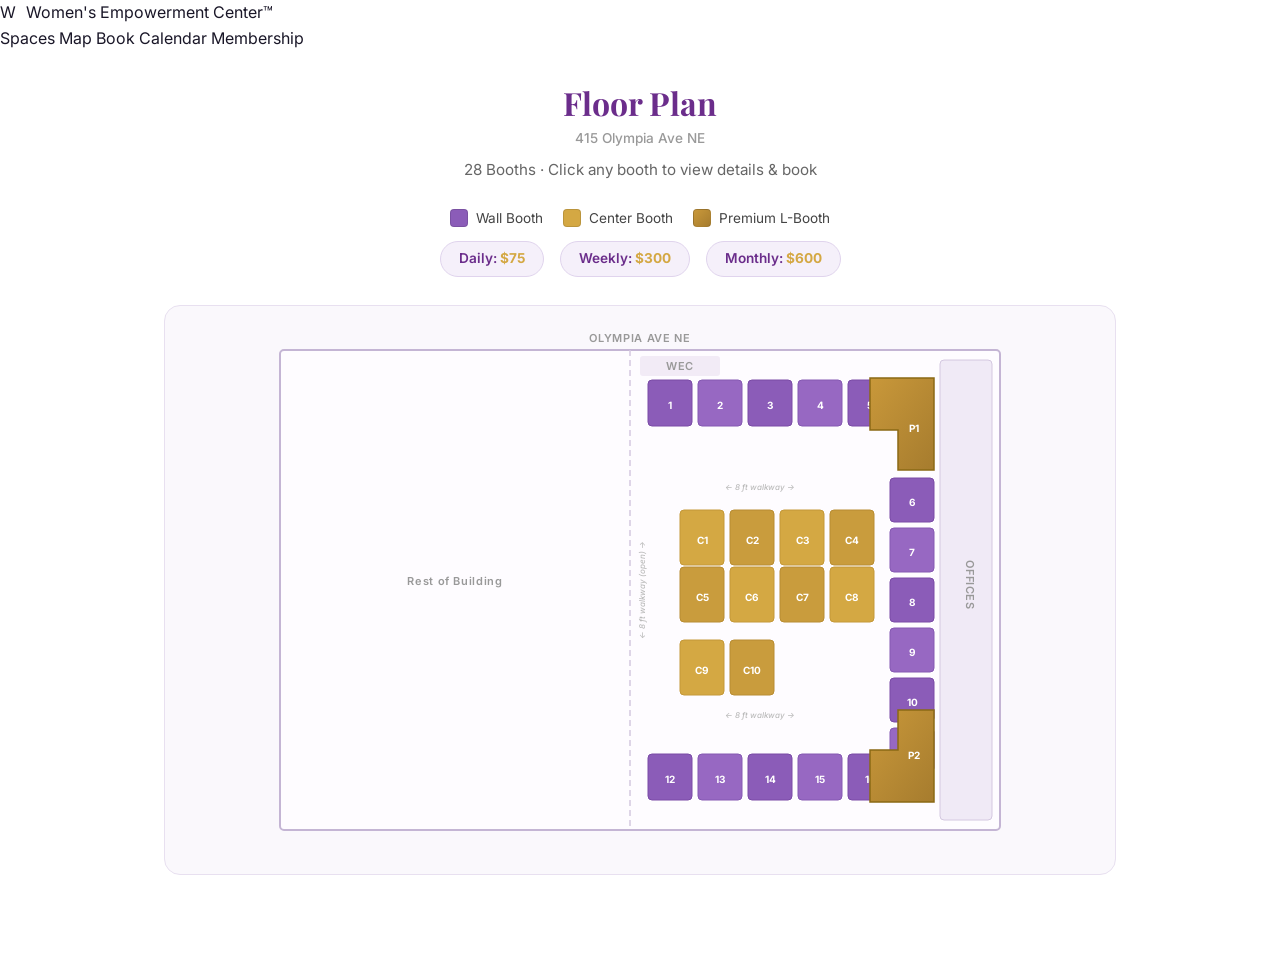
<file: public/map.html>
<!DOCTYPE html>
<html lang="en">
<head>
  <meta charset="UTF-8">
  <meta name="viewport" content="width=device-width, initial-scale=1.0">
  <title>Floor Plan — Women's Empowerment Center™</title>
  <link rel="preconnect" href="https://fonts.googleapis.com">
  <link href="https://fonts.googleapis.com/css2?family=Inter:wght@400;500;600;700&family=Playfair+Display:wght@600;700&display=swap" rel="stylesheet">
  <link rel="stylesheet" href="css/styles.css">
  <style>
    .map-page{max-width:1000px;margin:0 auto;padding:32px 24px 80px}
    .map-title{text-align:center;margin-bottom:4px}.map-title h1{font-family:'Playfair Display',serif;font-size:2rem;color:#6B2D8B}
    .map-address{text-align:center;color:#999;margin-bottom:6px;font-size:.85rem;font-weight:500}
    .map-subtitle{text-align:center;color:#666;margin-bottom:24px;font-size:.95rem}
    .map-legend{display:flex;gap:20px;justify-content:center;margin-bottom:12px;flex-wrap:wrap}
    .legend-item{display:flex;align-items:center;gap:8px;font-size:.85rem;color:#444}
    .legend-swatch{width:18px;height:18px;border-radius:4px;border:1.5px solid rgba(0,0,0,.12)}
    .pricing-bar{display:flex;gap:16px;justify-content:center;margin-bottom:28px;flex-wrap:wrap}
    .price-tag{background:#f5f0fa;border:1.5px solid #e0d4ed;border-radius:100px;padding:6px 18px;font-size:.85rem;font-weight:600;color:#6B2D8B}
    .price-tag span{color:#D4A843;font-weight:700}
    .floor-map-wrap{background:#faf8fc;border:1.5px solid #e8e0f0;border-radius:16px;padding:24px;overflow-x:auto}
    .b{cursor:pointer;transition:all .15s}.b:hover{filter:brightness(1.12);stroke:#fff!important;stroke-width:2.5!important}
    .bl{font-family:'Inter',sans-serif;font-size:10px;fill:#fff;font-weight:700;pointer-events:none;text-anchor:middle;dominant-baseline:central}
    .al{font-family:'Inter',sans-serif;font-size:11px;fill:#999;font-weight:600;text-anchor:middle;letter-spacing:.06em}
    .zl{font-family:'Inter',sans-serif;font-size:8px;fill:#bbb;font-weight:500;text-anchor:middle;font-style:italic}
    .map-tooltip{position:fixed;background:#2d1045;color:#fff;padding:14px 18px;border-radius:10px;font-size:.85rem;pointer-events:none;z-index:999;display:none;box-shadow:0 8px 30px rgba(0,0,0,.25);max-width:260px;line-height:1.5;border:1px solid rgba(212,168,67,.3)}
    .tt-name{font-weight:700;font-size:.95rem;color:#D4A843;margin-bottom:2px}.tt-type{font-size:.78rem;color:rgba(255,255,255,.6)}.tt-price{font-size:.8rem;color:#D4A843;margin-top:4px}.tt-cta{font-size:.75rem;color:rgba(255,255,255,.5);margin-top:6px}
    .space-info-panel{display:none;background:#fff;border:2px solid #6B2D8B;border-radius:14px;padding:28px;margin-top:24px;box-shadow:0 4px 20px rgba(107,45,139,.1);animation:su .25s ease}.space-info-panel.visible{display:block}
    @keyframes su{from{opacity:0;transform:translateY(12px)}to{opacity:1;transform:translateY(0)}}
    .sip-header{display:flex;justify-content:space-between;align-items:flex-start;margin-bottom:16px}
    .sip-name{font-family:'Playfair Display',serif;font-size:1.4rem;color:#6B2D8B}
    .sip-badge{display:inline-block;padding:4px 14px;border-radius:100px;font-size:.75rem;font-weight:700;text-transform:uppercase;margin-left:10px}
    .sip-badge.wall{background:#eee5f5;color:#6B2D8B}.sip-badge.center{background:#fef5e0;color:#b8860b}.sip-badge.premium{background:linear-gradient(135deg,#f7e8c8,#f0d48a);color:#8b6914}
    .sip-close{background:none;border:none;font-size:1.5rem;cursor:pointer;color:#999}
    .sip-pricing{display:grid;grid-template-columns:repeat(3,1fr);gap:12px;margin:16px 0}
    .sip-price-card{background:#f9f5fd;border:1px solid #e8e0f0;border-radius:10px;padding:14px;text-align:center}
    .sip-price-card .period{font-size:.75rem;color:#999;text-transform:uppercase;font-weight:600}
    .sip-price-card .amount{font-size:1.3rem;font-weight:700;color:#6B2D8B;margin:4px 0}
    .sip-amenities{display:flex;flex-wrap:wrap;gap:6px;margin-bottom:20px}
    .sip-amenity{background:#f5f0fa;color:#6B2D8B;padding:4px 12px;border-radius:100px;font-size:.78rem;font-weight:500}
    .sip-actions{display:flex;gap:10px}
    .sip-btn{padding:10px 24px;border-radius:8px;font-weight:600;font-size:.9rem;cursor:pointer;border:none;transition:all .15s;text-decoration:none;text-align:center}
    .sip-btn-primary{background:#6B2D8B;color:#fff}.sip-btn-primary:hover{background:#5a2475}
    .sip-btn-secondary{background:#f5f0fa;color:#6B2D8B;border:1.5px solid #6B2D8B}
    @media(max-width:700px){.sip-pricing{grid-template-columns:1fr}.floor-map-wrap{padding:12px 8px}}
  </style>
</head>
<body>
  <header class="header">
    <nav class="nav-bar">
      <a href="/" class="nav-logo"><span class="logo-icon">W</span><span>Women's Empowerment Center™</span></a>
      <div class="nav-links">
        <a href="/spaces.html">Spaces</a><a href="/map.html" class="active">Map</a><a href="/booking.html">Book</a><a href="/calendar.html">Calendar</a><a href="/membership.html">Membership</a>
      </div>
    </nav>
  </header>
  <main class="map-page">
    <div class="map-title"><h1>Floor Plan</h1></div>
    <p class="map-address">415 Olympia Ave NE</p>
    <p class="map-subtitle">28 Booths · Click any booth to view details & book</p>
    <div class="map-legend">
      <div class="legend-item"><div class="legend-swatch" style="background:#8B5CB8"></div> Wall Booth</div>
      <div class="legend-item"><div class="legend-swatch" style="background:#D4A843"></div> Center Booth</div>
      <div class="legend-item"><div class="legend-swatch" style="background:linear-gradient(135deg,#c9983a,#a67c2e)"></div> Premium L-Booth</div>
    </div>
    <div class="pricing-bar">
      <div class="price-tag">Daily: <span>$75</span></div>
      <div class="price-tag">Weekly: <span>$300</span></div>
      <div class="price-tag">Monthly: <span>$600</span></div>
    </div>

    <div class="floor-map-wrap">
      <svg viewBox="0 0 760 520" width="100%" style="max-width:760px;margin:0 auto;display:block;">
        <defs>
          <linearGradient id="gG" x1="0%" y1="0%" x2="100%" y2="100%"><stop offset="0%" stop-color="#c9983a"/><stop offset="100%" stop-color="#a67c2e"/></linearGradient>
        </defs>

        <!-- SIMPLE BUILDING — large rectangle, no bump-out -->
        <rect x="20" y="20" width="720" height="480" rx="4" fill="#fefcff" stroke="#c4b5d4" stroke-width="2"/>

        <!-- Street label at top -->
        <text x="380" y="12" class="al" font-size="9" fill="#888" font-weight="700">OLYMPIA AVE NE</text>

        <!-- WEC is just right portion — divider -->
        <line x1="370" y1="20" x2="370" y2="500" stroke="#d4c8e0" stroke-width="1.5" stroke-dasharray="6,4"/>
        <text x="195" y="255" class="al" font-size="13" fill="#e8e0f0">Rest of Building</text>

        <!-- WEC section label -->
        <rect x="380" y="26" width="80" height="20" rx="3" fill="#6B2D8B" opacity=".08"/>
        <text x="420" y="40" class="al" font-size="9" fill="#6B2D8B" font-weight="700">WEC</text>

        <!-- OFFICES — right side of WEC, along right wall -->
        <rect x="680" y="30" width="52" height="460" rx="4" fill="#f0eaf6" stroke="#d4c8e0" stroke-width="1"/>
        <text x="706" y="255" class="al" font-size="9" fill="#8B5CB8" transform="rotate(90 706 255)">OFFICES</text>

        <!--
          U-SHAPE opens LEFT (toward rest of building):
          - TOP ROW: 6 horizontal booths (5 wall + P1 L-booth at right end)
          - RIGHT WALL (along offices): 6 vertical booths
          - BOTTOM ROW: 6 horizontal booths (5 wall + P2 L-booth at right end)
          - CENTER: 2 HORIZONTAL rows of 5, back-to-back
          - LEFT SIDE: OPEN (8ft walkway into building)
          Total: 6+6+6+10 = 28
        -->

        <!-- ══════ TOP ROW: 5 wall + P1 = 6 (horizontal, left to right) ══════ -->
        <rect x="388" y="50" width="44" height="46" rx="4" fill="#8B5CB8" stroke="#7a4aa6" stroke-width="1" class="b" data-id="1"/>
        <text x="410" y="75" class="bl">1</text>

        <rect x="438" y="50" width="44" height="46" rx="4" fill="#9768C2" stroke="#8558b2" stroke-width="1" class="b" data-id="2"/>
        <text x="460" y="75" class="bl">2</text>

        <rect x="488" y="50" width="44" height="46" rx="4" fill="#8B5CB8" stroke="#7a4aa6" stroke-width="1" class="b" data-id="3"/>
        <text x="510" y="75" class="bl">3</text>

        <rect x="538" y="50" width="44" height="46" rx="4" fill="#9768C2" stroke="#8558b2" stroke-width="1" class="b" data-id="4"/>
        <text x="560" y="75" class="bl">4</text>

        <rect x="588" y="50" width="44" height="46" rx="4" fill="#8B5CB8" stroke="#7a4aa6" stroke-width="1" class="b" data-id="5"/>
        <text x="610" y="75" class="bl">5</text>

        <!-- P1: L-Booth at top-right corner (wraps corner where top meets offices) -->
        <path d="M 638,48 L 674,48 L 674,140 L 638,140 L 638,100 L 610,100 L 610,48 Z"
              fill="url(#gG)" stroke="#8b6914" stroke-width="1.5" class="b" data-id="6"/>
        <text x="654" y="98" class="bl" font-size="10">P1</text>

        <!-- ══════ RIGHT WALL: 6 booths vertical (along offices) ══════ -->
        <rect x="630" y="148" width="44" height="44" rx="4" fill="#8B5CB8" stroke="#7a4aa6" stroke-width="1" class="b" data-id="7"/>
        <text x="652" y="172" class="bl">6</text>

        <rect x="630" y="198" width="44" height="44" rx="4" fill="#9768C2" stroke="#8558b2" stroke-width="1" class="b" data-id="8"/>
        <text x="652" y="222" class="bl">7</text>

        <rect x="630" y="248" width="44" height="44" rx="4" fill="#8B5CB8" stroke="#7a4aa6" stroke-width="1" class="b" data-id="9"/>
        <text x="652" y="272" class="bl">8</text>

        <rect x="630" y="298" width="44" height="44" rx="4" fill="#9768C2" stroke="#8558b2" stroke-width="1" class="b" data-id="10"/>
        <text x="652" y="322" class="bl">9</text>

        <rect x="630" y="348" width="44" height="44" rx="4" fill="#8B5CB8" stroke="#7a4aa6" stroke-width="1" class="b" data-id="11"/>
        <text x="652" y="372" class="bl">10</text>

        <rect x="630" y="398" width="44" height="44" rx="4" fill="#9768C2" stroke="#8558b2" stroke-width="1" class="b" data-id="12"/>
        <text x="652" y="422" class="bl">11</text>

        <!-- ══════ BOTTOM ROW: 5 wall + P2 = 6 (horizontal, left to right) ══════ -->
        <rect x="388" y="424" width="44" height="46" rx="4" fill="#8B5CB8" stroke="#7a4aa6" stroke-width="1" class="b" data-id="13"/>
        <text x="410" y="449" class="bl">12</text>

        <rect x="438" y="424" width="44" height="46" rx="4" fill="#9768C2" stroke="#8558b2" stroke-width="1" class="b" data-id="14"/>
        <text x="460" y="449" class="bl">13</text>

        <rect x="488" y="424" width="44" height="46" rx="4" fill="#8B5CB8" stroke="#7a4aa6" stroke-width="1" class="b" data-id="15"/>
        <text x="510" y="449" class="bl">14</text>

        <rect x="538" y="424" width="44" height="46" rx="4" fill="#9768C2" stroke="#8558b2" stroke-width="1" class="b" data-id="16"/>
        <text x="560" y="449" class="bl">15</text>

        <rect x="588" y="424" width="44" height="46" rx="4" fill="#8B5CB8" stroke="#7a4aa6" stroke-width="1" class="b" data-id="17"/>
        <text x="610" y="449" class="bl">16</text>

        <!-- P2: L-Booth at bottom-right corner -->
        <path d="M 638,472 L 674,472 L 674,380 L 638,380 L 638,420 L 610,420 L 610,472 Z"
              fill="url(#gG)" stroke="#8b6914" stroke-width="1.5" class="b" data-id="18"/>
        <text x="654" y="425" class="bl" font-size="10">P2</text>

        <!-- ══════ CENTER: 2 HORIZONTAL rows × 5, back-to-back ══════ -->
        <!-- These run LEFT→RIGHT across the middle of the U -->

        <!-- Row A (top row, 5 booths horizontal) -->
        <rect x="420" y="180" width="44" height="55" rx="4" fill="#D4A843" stroke="#c49838" stroke-width="1" class="b" data-id="19"/>
        <text x="442" y="210" class="bl">C1</text>

        <rect x="470" y="180" width="44" height="55" rx="4" fill="#c99c3d" stroke="#b88c32" stroke-width="1" class="b" data-id="20"/>
        <text x="492" y="210" class="bl">C2</text>

        <rect x="520" y="180" width="44" height="55" rx="4" fill="#D4A843" stroke="#c49838" stroke-width="1" class="b" data-id="21"/>
        <text x="542" y="210" class="bl">C3</text>

        <rect x="570" y="180" width="44" height="55" rx="4" fill="#c99c3d" stroke="#b88c32" stroke-width="1" class="b" data-id="22"/>
        <text x="592" y="210" class="bl">C4</text>

        <rect x="420" y="237" width="44" height="55" rx="4" fill="#c99c3d" stroke="#b88c32" stroke-width="1" class="b" data-id="23"/>
        <text x="442" y="267" class="bl">C5</text>

        <!-- Row B (bottom row, back-to-back, 5 booths horizontal) -->
        <rect x="470" y="237" width="44" height="55" rx="4" fill="#D4A843" stroke="#c49838" stroke-width="1" class="b" data-id="24"/>
        <text x="492" y="267" class="bl">C6</text>

        <rect x="520" y="237" width="44" height="55" rx="4" fill="#c99c3d" stroke="#b88c32" stroke-width="1" class="b" data-id="25"/>
        <text x="542" y="267" class="bl">C7</text>

        <rect x="570" y="237" width="44" height="55" rx="4" fill="#D4A843" stroke="#c49838" stroke-width="1" class="b" data-id="26"/>
        <text x="592" y="267" class="bl">C8</text>

        <rect x="420" y="310" width="44" height="55" rx="4" fill="#D4A843" stroke="#c49838" stroke-width="1" class="b" data-id="27"/>
        <text x="442" y="340" class="bl">C9</text>

        <rect x="470" y="310" width="44" height="55" rx="4" fill="#c99c3d" stroke="#b88c32" stroke-width="1" class="b" data-id="28"/>
        <text x="492" y="340" class="bl">C10</text>

        <!-- 8FT WALKWAY labels -->
        <text x="385" y="260" class="zl" transform="rotate(-90 385 260)">← 8 ft walkway (open) →</text>
        <text x="500" y="160" class="zl">← 8 ft walkway →</text>
        <text x="500" y="388" class="zl">← 8 ft walkway →</text>

      </svg>
    </div>

    <div class="space-info-panel" id="spaceInfoPanel">
      <div class="sip-header">
        <div><span class="sip-name" id="sipName"></span><span class="sip-badge" id="sipBadge"></span></div>
        <button class="sip-close" onclick="closePanel()">✕</button>
      </div>
      <div class="sip-pricing">
        <div class="sip-price-card"><div class="period">Daily</div><div class="amount">$75</div></div>
        <div class="sip-price-card"><div class="period">Weekly</div><div class="amount">$300</div></div>
        <div class="sip-price-card"><div class="period">Monthly</div><div class="amount">$600</div></div>
      </div>
      <div style="margin-bottom:8px;"><span style="font-size:.75rem;color:#999;text-transform:uppercase;font-weight:600;">Amenities</span></div>
      <div class="sip-amenities" id="sipAmenities"></div>
      <div class="sip-actions">
        <a class="sip-btn sip-btn-primary" id="sipBookBtn" href="/booking.html">Book This Space</a>
        <a class="sip-btn sip-btn-secondary" href="/spaces.html">View All Spaces</a>
      </div>
    </div>
  </main>
  <div class="map-tooltip" id="mapTooltip"><div class="tt-name" id="ttName"></div><div class="tt-type" id="ttType"></div><div class="tt-price" id="ttPrice"></div><div class="tt-cta">Click for details →</div></div>
  <script src="js/app.js"></script>
  <script>
    const B={
      1:{n:"Wall 1",z:"Top Row",c:"wall"},2:{n:"Wall 2",z:"Top Row",c:"wall"},3:{n:"Wall 3",z:"Top Row",c:"wall"},
      4:{n:"Wall 4",z:"Top Row",c:"wall"},5:{n:"Wall 5",z:"Top Row",c:"wall"},
      6:{n:"Premium L-Booth 1",z:"Premium Corner",c:"premium"},
      7:{n:"Wall 6",z:"Back Wall",c:"wall"},8:{n:"Wall 7",z:"Back Wall",c:"wall"},9:{n:"Wall 8",z:"Back Wall",c:"wall"},
      10:{n:"Wall 9",z:"Back Wall",c:"wall"},11:{n:"Wall 10",z:"Back Wall",c:"wall"},12:{n:"Wall 11",z:"Back Wall",c:"wall"},
      13:{n:"Wall 12",z:"Bottom Row",c:"wall"},14:{n:"Wall 13",z:"Bottom Row",c:"wall"},15:{n:"Wall 14",z:"Bottom Row",c:"wall"},
      16:{n:"Wall 15",z:"Bottom Row",c:"wall"},17:{n:"Wall 16",z:"Bottom Row",c:"wall"},
      18:{n:"Premium L-Booth 2",z:"Premium Corner",c:"premium"},
      19:{n:"Center 1",z:"Center",c:"center"},20:{n:"Center 2",z:"Center",c:"center"},
      21:{n:"Center 3",z:"Center",c:"center"},22:{n:"Center 4",z:"Center",c:"center"},
      23:{n:"Center 5",z:"Center",c:"center"},24:{n:"Center 6",z:"Center",c:"center"},
      25:{n:"Center 7",z:"Center",c:"center"},26:{n:"Center 8",z:"Center",c:"center"},
      27:{n:"Center 9",z:"Center",c:"center"},28:{n:"Center 10",z:"Center",c:"center"},
    };
    const A={
      premium:["High-Speed WiFi","4 Power Outlets","Premium LED Lighting","Lockable Storage","L-Shaped Corner","Extra Display","Climate Control"],
      wall:["High-Speed WiFi","2 Power Outlets","LED Lighting","Storage Shelf","Display Hooks","Climate Control"],
      center:["High-Speed WiFi","2 Power Outlets","LED Lighting","Storage Shelf","Display Hooks"],
    };
    const tt=document.getElementById('mapTooltip');
    document.querySelectorAll('.b').forEach(r=>{
      const id=+r.dataset.id,i=B[id];if(!i)return;
      r.addEventListener('mouseenter',e=>{document.getElementById('ttName').textContent=i.n;document.getElementById('ttType').textContent=i.z;document.getElementById('ttPrice').textContent='$75/day · $300/week · $600/mo';tt.style.display='block';tt.style.left=(e.clientX+16)+'px';tt.style.top=(e.clientY-90)+'px';});
      r.addEventListener('mousemove',e=>{tt.style.left=(e.clientX+16)+'px';tt.style.top=(e.clientY-90)+'px';});
      r.addEventListener('mouseleave',()=>{tt.style.display='none';});
      r.addEventListener('click',()=>showInfo(id));
    });
    function showInfo(id){const i=B[id];if(!i)return;document.getElementById('sipName').textContent=i.n;const b=document.getElementById('sipBadge');b.textContent=i.z;b.className='sip-badge '+i.c;document.getElementById('sipAmenities').innerHTML=A[i.c].map(a=>`<span class="sip-amenity">${a}</span>`).join('');document.getElementById('sipBookBtn').href=`/booking.html?space=${id}`;const p=document.getElementById('spaceInfoPanel');p.classList.add('visible');p.scrollIntoView({behavior:'smooth',block:'nearest'});}
    function closePanel(){document.getElementById('spaceInfoPanel').classList.remove('visible');}
  </script>
</body>
</html>
</file>
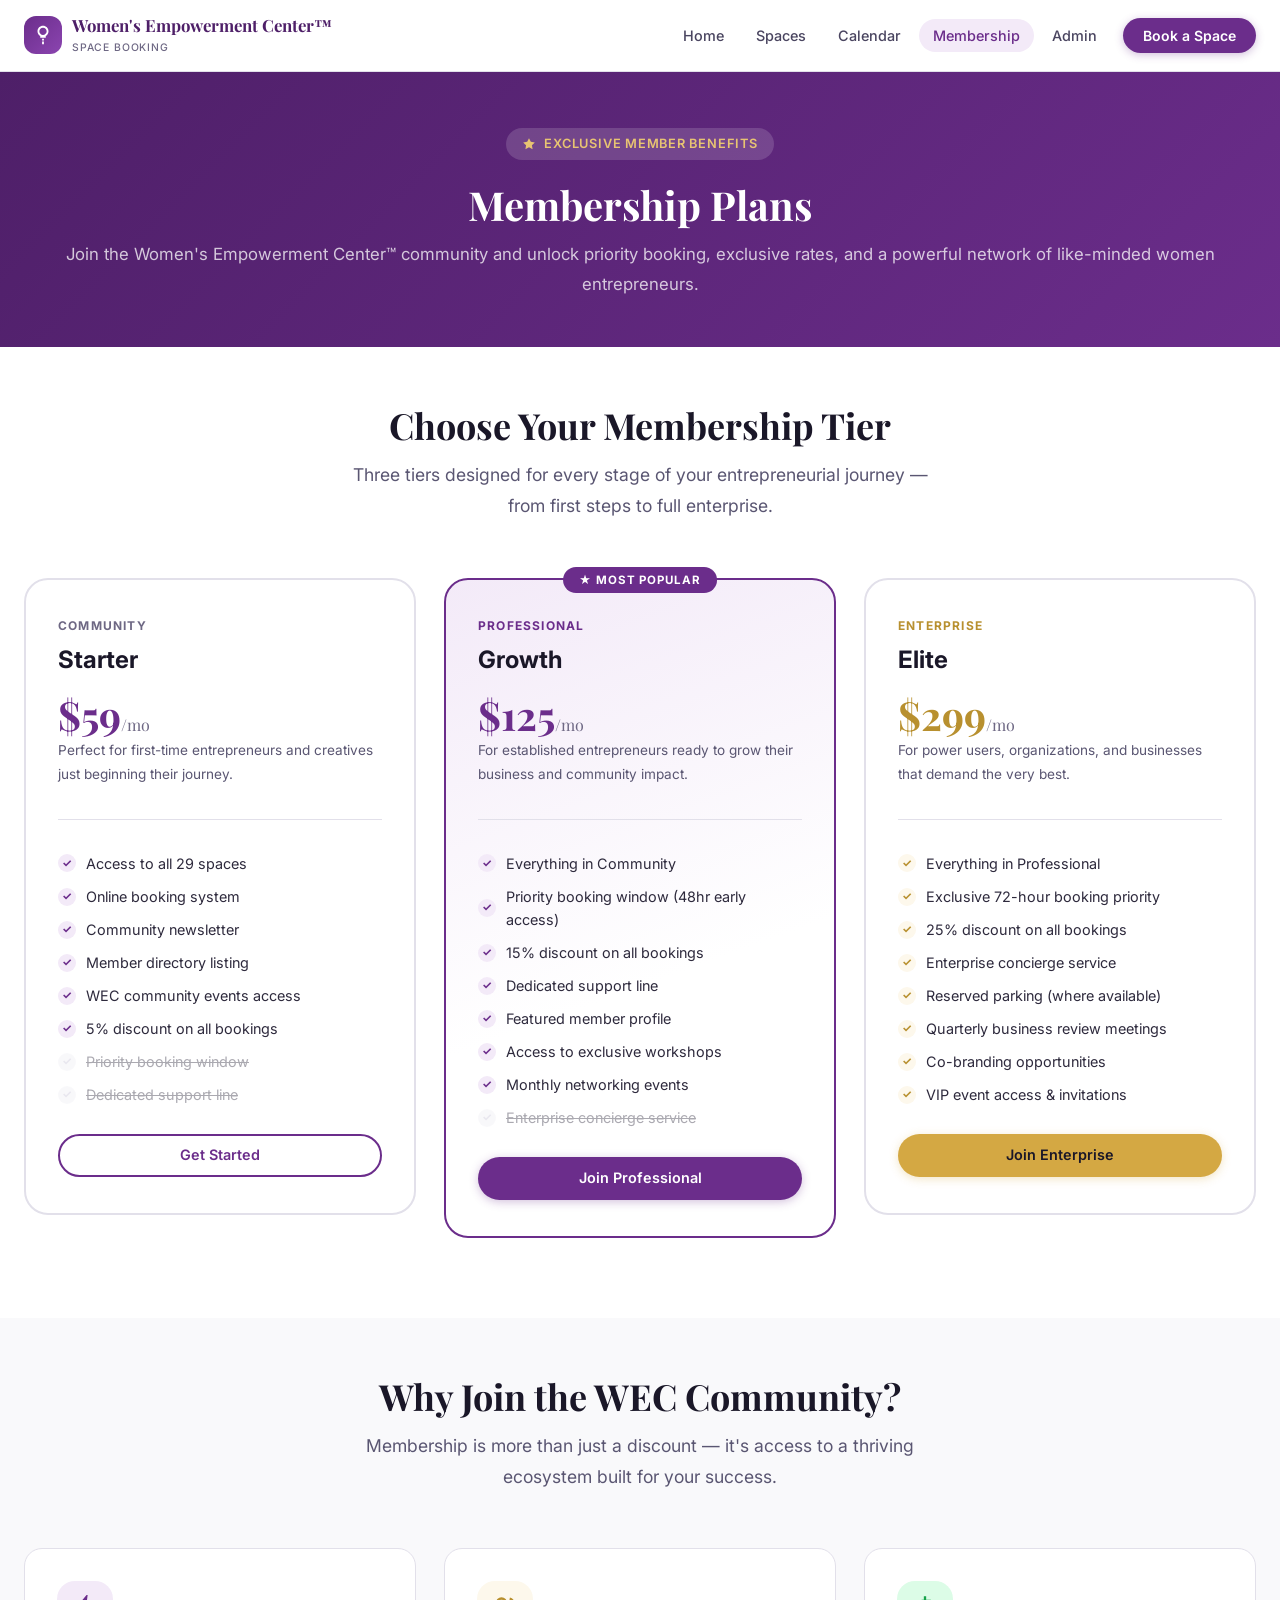
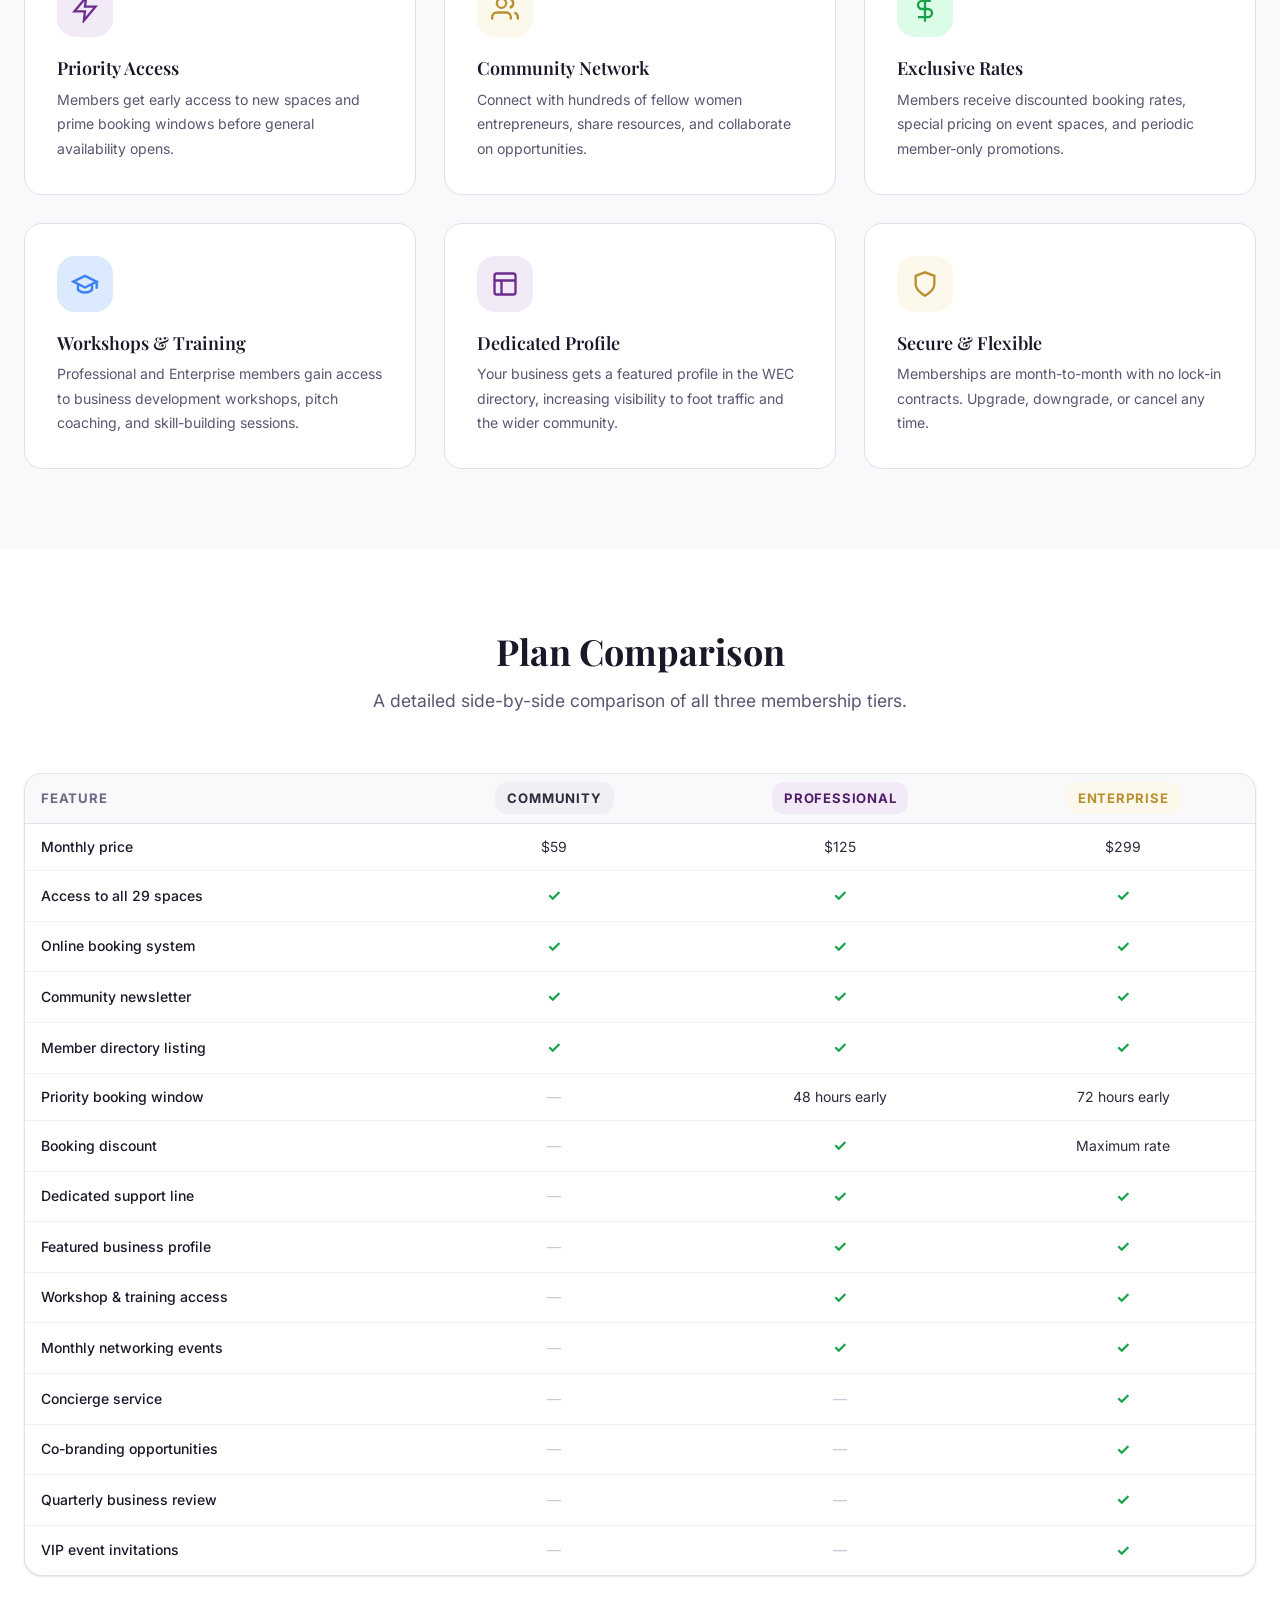
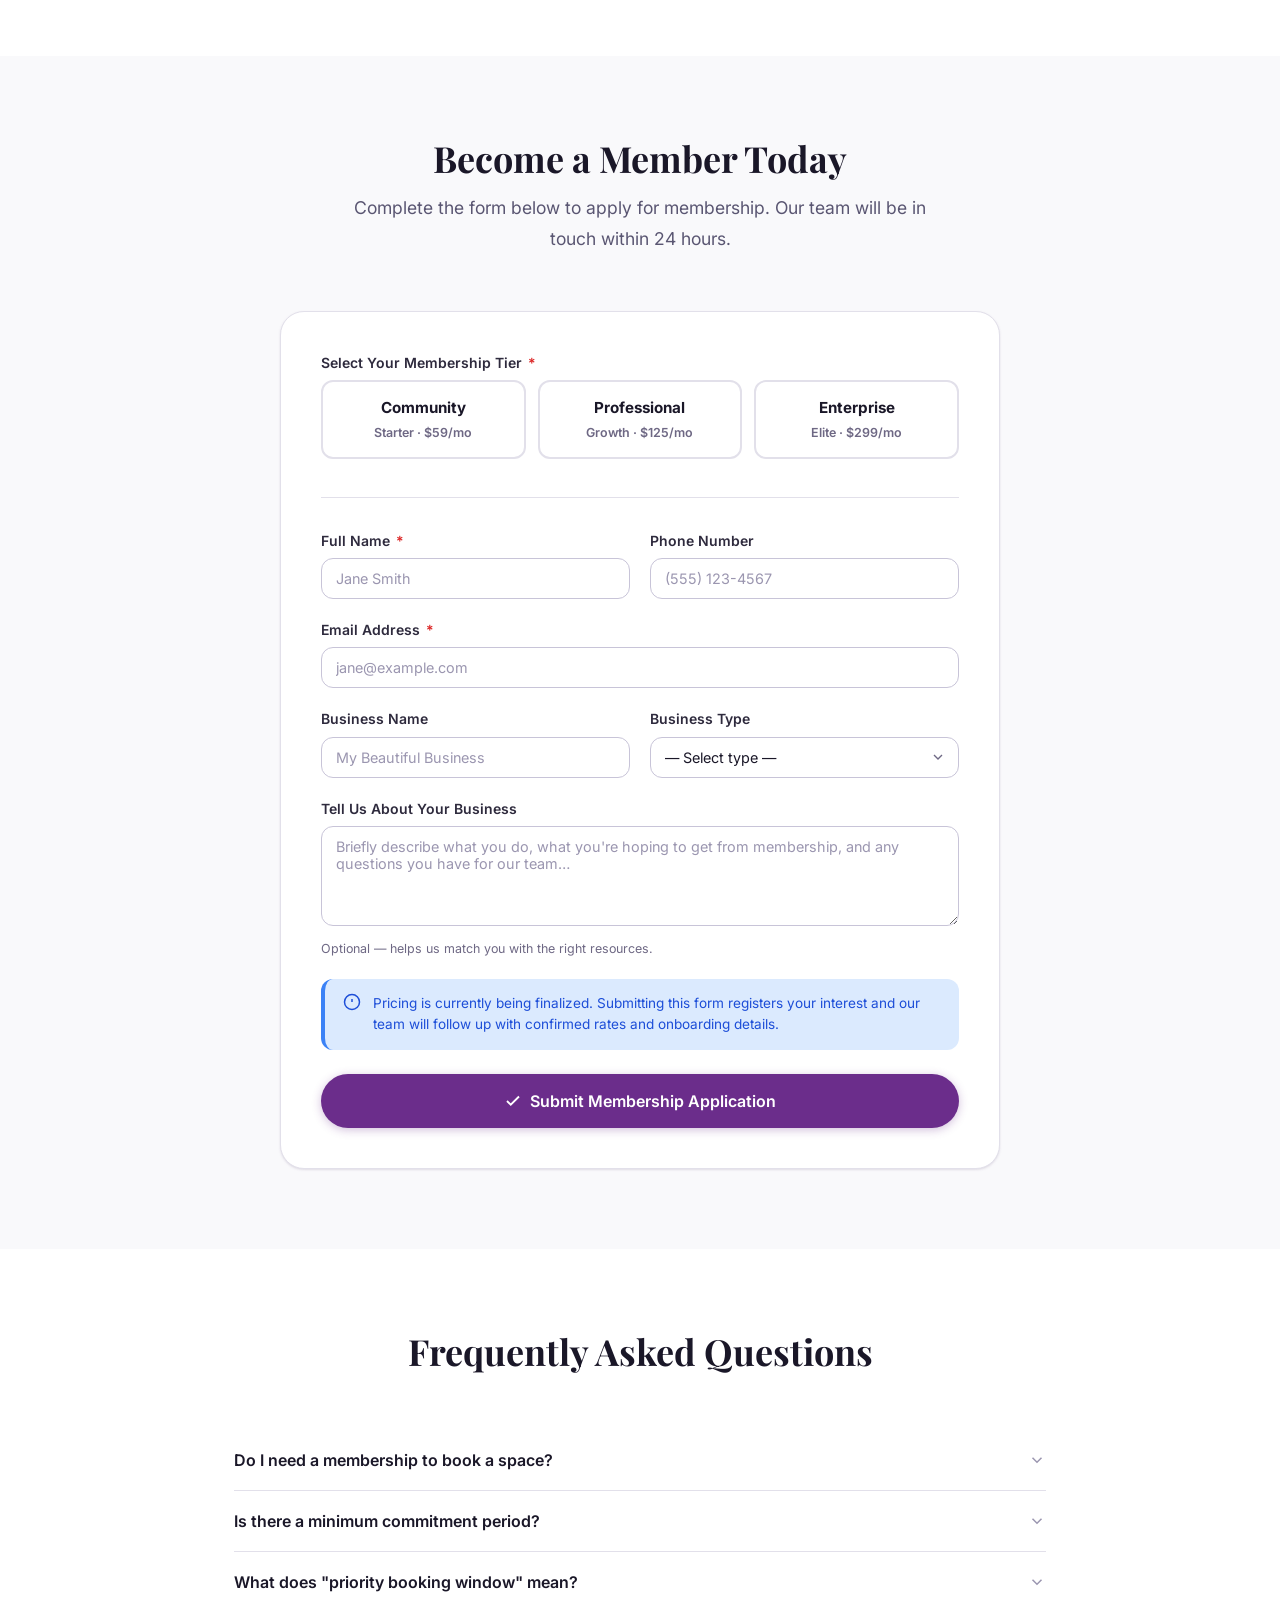
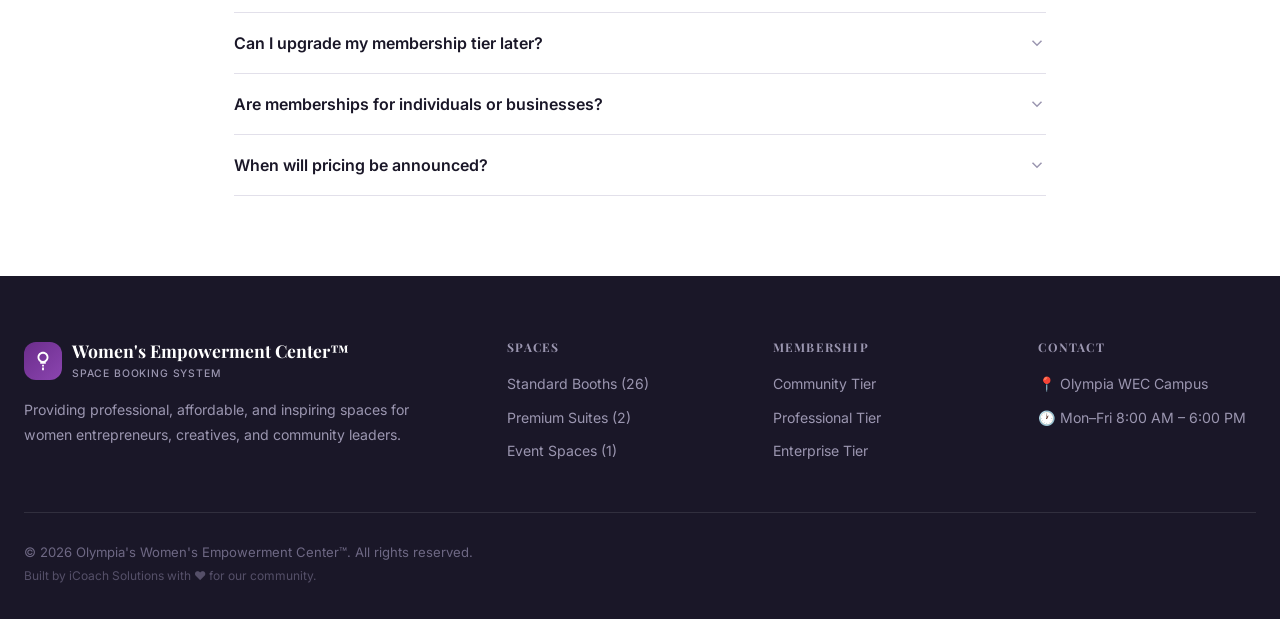
<file: public/membership.html>
<!DOCTYPE html>
<html lang="en">
<head>
  <meta charset="UTF-8">
  <meta name="viewport" content="width=device-width, initial-scale=1.0">
  <title>Membership — Women's Empowerment Center™</title>
  <meta name="description" content="Join the Women's Empowerment Center™. Three membership tiers designed for every stage of your entrepreneurial journey.">
  <link rel="preconnect" href="https://fonts.googleapis.com">
  <link rel="preconnect" href="https://fonts.gstatic.com" crossorigin>
  <link href="https://fonts.googleapis.com/css2?family=Inter:wght@400;500;600;700&family=Playfair+Display:wght@600;700&display=swap" rel="stylesheet">
  <link rel="stylesheet" href="css/styles.css">
  <style>
    .tiers-grid {
      display: grid;
      grid-template-columns: repeat(3, 1fr);
      gap: 28px;
      align-items: start;
    }
    @media (max-width: 900px) {
      .tiers-grid { grid-template-columns: 1fr; max-width: 480px; margin: 0 auto; }
    }

    .membership-card .check { font-size: .7rem; }
    .membership-card .check::before { content: '✓'; }

    .comparison-table {
      width: 100%;
      border-collapse: collapse;
      font-size: .875rem;
    }
    .comparison-table th {
      padding: 14px 16px;
      text-align: center;
      font-size: .82rem;
    }
    .comparison-table th:first-child { text-align: left; }
    .comparison-table td {
      padding: 12px 16px;
      border-top: 1px solid var(--gray-100);
      text-align: center;
      color: var(--gray-700);
    }
    .comparison-table td:first-child { text-align: left; font-weight: 500; color: var(--gray-800); }
    .comparison-table tr:hover td { background: var(--gray-50); }
    .comparison-table .check-mark { color: #16a34a; font-weight: 700; font-size: 1rem; }
    .comparison-table .dash { color: var(--gray-300); }

    .tier-header-community { background: var(--gray-100); color: var(--gray-700); border-radius: var(--radius-md); padding: 8px 12px; }
    .tier-header-professional { background: var(--purple-pale); color: var(--purple-dark); border-radius: var(--radius-md); padding: 8px 12px; }
    .tier-header-enterprise { background: var(--gold-pale); color: var(--gold-dark); border-radius: var(--radius-md); padding: 8px 12px; }

    /* Signup form */
    .signup-card {
      background: white;
      border-radius: var(--radius-xl);
      border: 1px solid var(--gray-200);
      padding: 40px;
      box-shadow: var(--shadow-sm);
      max-width: 720px;
      margin: 0 auto;
    }
    @media (max-width: 600px) {
      .signup-card { padding: 28px 20px; }
    }

    .tier-selector {
      display: grid;
      grid-template-columns: repeat(3, 1fr);
      gap: 12px;
      margin-bottom: 24px;
    }
    @media (max-width: 560px) {
      .tier-selector { grid-template-columns: 1fr; }
    }

    .tier-radio-option { position: relative; cursor: pointer; }
    .tier-radio-option input { position: absolute; opacity: 0; width: 0; height: 0; }
    .tier-radio-label {
      display: block;
      padding: 14px 12px;
      border-radius: var(--radius-md);
      border: 2px solid var(--gray-200);
      text-align: center;
      cursor: pointer;
      transition: all var(--transition);
    }
    .tier-radio-label:hover { border-color: var(--purple); }
    .tier-radio-option input:checked + .tier-radio-label {
      border-color: var(--purple);
      background: var(--purple-pale);
    }
    .tier-radio-name {
      display: block;
      font-weight: 700;
      font-size: .95rem;
      color: var(--gray-800);
      margin-bottom: 2px;
    }
    .tier-radio-option input:checked + .tier-radio-label .tier-radio-name { color: var(--purple); }
    .tier-radio-price {
      display: block;
      font-size: .78rem;
      color: var(--gray-500);
    }

    /* Success screen */
    .member-success {
      text-align: center;
      padding: 60px 40px;
    }
    .member-success-icon {
      width: 80px; height: 80px;
      background: var(--purple-pale);
      border-radius: 50%;
      display: flex; align-items: center; justify-content: center;
      margin: 0 auto 24px;
    }
    .member-success-icon svg { width: 40px; height: 40px; }

    /* FAQ */
    .faq-item {
      border-bottom: 1px solid var(--gray-200);
    }
    .faq-question {
      width: 100%;
      background: none;
      border: none;
      text-align: left;
      padding: 20px 0;
      font-size: 1rem;
      font-weight: 600;
      color: var(--gray-800);
      cursor: pointer;
      display: flex;
      align-items: center;
      justify-content: space-between;
      gap: 16px;
    }
    .faq-question:hover { color: var(--purple); }
    .faq-arrow {
      flex-shrink: 0;
      transition: transform var(--transition);
      color: var(--gray-400);
    }
    .faq-item.open .faq-arrow { transform: rotate(180deg); color: var(--purple); }
    .faq-answer {
      display: none;
      padding-bottom: 20px;
      font-size: .9rem;
      color: var(--text-muted);
      line-height: 1.75;
    }
    .faq-item.open .faq-answer { display: block; }
  </style>
</head>
<body class="page-body">

<!-- ── Navigation ──────────────────────────────────────────────────────────── -->
<nav class="nav" role="navigation" aria-label="Main navigation">
  <div class="nav-inner">
    <a href="index.html" class="nav-logo" aria-label="Women's Empowerment Center™ home">
      <div class="nav-logo-icon">
        <svg viewBox="0 0 24 24"><path d="M12 2C8.69 2 6 4.69 6 8c0 2.22 1.21 4.15 3 5.19V15h6v-1.81C16.79 12.15 18 10.22 18 8c0-3.31-2.69-6-6-6zm0 2c2.21 0 4 1.79 4 4s-1.79 4-4 4-4-1.79-4-4 1.79-4 4-4zm-1 12h2v2h-2v-2zm0 3h2v3h-2v-3z"/></svg>
      </div>
      <div>
        <span class="nav-logo-text">Women's Empowerment Center™</span>
        <span class="nav-logo-sub">Space Booking</span>
      </div>
    </a>
    <ul class="nav-links" role="list">
      <li><a href="index.html"      class="nav-link">Home</a></li>
      <li><a href="spaces.html"     class="nav-link">Spaces</a></li>
      <li><a href="calendar.html"   class="nav-link">Calendar</a></li>
      <li><a href="membership.html" class="nav-link active">Membership</a></li>
      <li><a href="admin.html"      class="nav-link">Admin</a></li>
      <li><a href="booking.html"    class="nav-link nav-cta">Book a Space</a></li>
    </ul>
    <button class="nav-toggle" id="nav-toggle" aria-label="Toggle menu" aria-expanded="false">
      <span></span><span></span><span></span>
    </button>
  </div>
</nav>
<nav class="nav-mobile" id="nav-mobile" aria-label="Mobile navigation">
  <a href="index.html"      class="nav-link">Home</a>
  <a href="spaces.html"     class="nav-link">Spaces</a>
  <a href="calendar.html"   class="nav-link">Calendar</a>
  <a href="membership.html" class="nav-link active">Membership</a>
  <a href="admin.html"      class="nav-link">Admin</a>
  <a href="booking.html"    class="nav-link nav-cta">Book a Space</a>
</nav>

<!-- ── Page Hero ───────────────────────────────────────────────────────────── -->
<section class="page-hero">
  <div class="container">
    <div class="hero-eyebrow" style="justify-content:center">
      <svg width="14" height="14" viewBox="0 0 24 24" fill="currentColor"><path d="M12 2l3.09 6.26L22 9.27l-5 4.87 1.18 6.88L12 17.77l-6.18 3.25L7 14.14 2 9.27l6.91-1.01L12 2z"/></svg>
      Exclusive Member Benefits
    </div>
    <h1>Membership Plans</h1>
    <p>Join the Women's Empowerment Center™ community and unlock priority booking, exclusive rates, and a powerful network of like-minded women entrepreneurs.</p>
  </div>
</section>

<!-- ── Pricing Tiers ─────────────────────────────────────────────────────────── -->
<section class="section" style="padding-top:56px">
  <div class="container">
    <div class="section-header">
      <h2>Choose Your Membership Tier</h2>
      <p>Three tiers designed for every stage of your entrepreneurial journey — from first steps to full enterprise.</p>
    </div>

    <div class="tiers-grid">

      <!-- Community Tier -->
      <div class="membership-card" id="card-community">
        <div class="membership-tier">Community</div>
        <div class="membership-name">Starter</div>
        <div class="membership-price">$59<span>/mo</span></div>
        <p style="font-size:.85rem;margin-bottom:0">Perfect for first-time entrepreneurs and creatives just beginning their journey.</p>
        <div class="divider"></div>
        <div class="membership-features">
          <div class="membership-feature">
            <span class="check"></span>Access to all 29 spaces
          </div>
          <div class="membership-feature">
            <span class="check"></span>Online booking system
          </div>
          <div class="membership-feature">
            <span class="check"></span>Community newsletter
          </div>
          <div class="membership-feature">
            <span class="check"></span>Member directory listing
          </div>
          <div class="membership-feature">
            <span class="check"></span>WEC community events access
          </div>
          <div class="membership-feature">
            <span class="check"></span>5% discount on all bookings
          </div>
          <div class="membership-feature" style="opacity:.4">
            <span class="check" style="background:var(--gray-100);color:var(--gray-300)"></span><s>Priority booking window</s>
          </div>
          <div class="membership-feature" style="opacity:.4">
            <span class="check" style="background:var(--gray-100);color:var(--gray-300)"></span><s>Dedicated support line</s>
          </div>
        </div>
        <button class="btn btn-secondary btn-block" onclick="selectTierAndScroll('community')">Get Started</button>
      </div>

      <!-- Professional Tier (Featured) -->
      <div class="membership-card featured" id="card-professional">
        <div class="popular-badge">★ Most Popular</div>
        <div class="membership-tier" style="color:var(--purple)">Professional</div>
        <div class="membership-name">Growth</div>
        <div class="membership-price" style="color:var(--purple)">$125<span>/mo</span></div>
        <p style="font-size:.85rem;margin-bottom:0">For established entrepreneurs ready to grow their business and community impact.</p>
        <div class="divider"></div>
        <div class="membership-features">
          <div class="membership-feature">
            <span class="check"></span>Everything in Community
          </div>
          <div class="membership-feature">
            <span class="check"></span>Priority booking window (48hr early access)
          </div>
          <div class="membership-feature">
            <span class="check"></span>15% discount on all bookings
          </div>
          <div class="membership-feature">
            <span class="check"></span>Dedicated support line
          </div>
          <div class="membership-feature">
            <span class="check"></span>Featured member profile
          </div>
          <div class="membership-feature">
            <span class="check"></span>Access to exclusive workshops
          </div>
          <div class="membership-feature">
            <span class="check"></span>Monthly networking events
          </div>
          <div class="membership-feature" style="opacity:.4">
            <span class="check" style="background:var(--gray-100);color:var(--gray-300)"></span><s>Enterprise concierge service</s>
          </div>
        </div>
        <button class="btn btn-primary btn-block" onclick="selectTierAndScroll('professional')">Join Professional</button>
      </div>

      <!-- Enterprise Tier -->
      <div class="membership-card" id="card-enterprise">
        <div class="membership-tier" style="color:var(--gold-dark)">Enterprise</div>
        <div class="membership-name">Elite</div>
        <div class="membership-price" style="color:var(--gold-dark)">$299<span>/mo</span></div>
        <p style="font-size:.85rem;margin-bottom:0">For power users, organizations, and businesses that demand the very best.</p>
        <div class="divider"></div>
        <div class="membership-features">
          <div class="membership-feature">
            <span class="check gold-check"></span>Everything in Professional
          </div>
          <div class="membership-feature">
            <span class="check gold-check"></span>Exclusive 72-hour booking priority
          </div>
          <div class="membership-feature">
            <span class="check gold-check"></span>25% discount on all bookings
          </div>
          <div class="membership-feature">
            <span class="check gold-check"></span>Enterprise concierge service
          </div>
          <div class="membership-feature">
            <span class="check gold-check"></span>Reserved parking (where available)
          </div>
          <div class="membership-feature">
            <span class="check gold-check"></span>Quarterly business review meetings
          </div>
          <div class="membership-feature">
            <span class="check gold-check"></span>Co-branding opportunities
          </div>
          <div class="membership-feature">
            <span class="check gold-check"></span>VIP event access &amp; invitations
          </div>
        </div>
        <button class="btn btn-gold btn-block" onclick="selectTierAndScroll('enterprise')">Join Enterprise</button>
      </div>

    </div>
  </div>
</section>

<!-- ── Feature Highlights ────────────────────────────────────────────────────── -->
<section class="section" style="background:var(--gray-50);padding-top:56px">
  <div class="container">
    <div class="section-header">
      <h2>Why Join the WEC Community?</h2>
      <p>Membership is more than just a discount — it's access to a thriving ecosystem built for your success.</p>
    </div>
    <div class="grid-3">
      <div class="card card-body" style="padding:32px">
        <div class="feature-icon feature-icon-purple">
          <svg viewBox="0 0 24 24" fill="none" stroke="var(--purple)" stroke-width="2"><path d="M13 2L3 14h9l-1 8 10-12h-9l1-8z"/></svg>
        </div>
        <h4>Priority Access</h4>
        <p style="font-size:.88rem;margin-top:8px">Members get early access to new spaces and prime booking windows before general availability opens.</p>
      </div>
      <div class="card card-body" style="padding:32px">
        <div class="feature-icon feature-icon-gold">
          <svg viewBox="0 0 24 24" fill="none" stroke="var(--gold-dark)" stroke-width="2"><path d="M17 21v-2a4 4 0 00-4-4H5a4 4 0 00-4 4v2"/><circle cx="9" cy="7" r="4"/><path d="M23 21v-2a4 4 0 00-3-3.87M16 3.13a4 4 0 010 7.75"/></svg>
        </div>
        <h4>Community Network</h4>
        <p style="font-size:.88rem;margin-top:8px">Connect with hundreds of fellow women entrepreneurs, share resources, and collaborate on opportunities.</p>
      </div>
      <div class="card card-body" style="padding:32px">
        <div class="feature-icon" style="background:#dcfce7">
          <svg viewBox="0 0 24 24" fill="none" stroke="#16a34a" stroke-width="2"><line x1="12" y1="1" x2="12" y2="23"/><path d="M17 5H9.5a3.5 3.5 0 000 7h5a3.5 3.5 0 010 7H6"/></svg>
        </div>
        <h4>Exclusive Rates</h4>
        <p style="font-size:.88rem;margin-top:8px">Members receive discounted booking rates, special pricing on event spaces, and periodic member-only promotions.</p>
      </div>
      <div class="card card-body" style="padding:32px">
        <div class="feature-icon" style="background:#dbeafe">
          <svg viewBox="0 0 24 24" fill="none" stroke="#3b82f6" stroke-width="2"><path d="M22 10v6M2 10l10-5 10 5-10 5z"/><path d="M6 12v5c3 3 9 3 12 0v-5"/></svg>
        </div>
        <h4>Workshops &amp; Training</h4>
        <p style="font-size:.88rem;margin-top:8px">Professional and Enterprise members gain access to business development workshops, pitch coaching, and skill-building sessions.</p>
      </div>
      <div class="card card-body" style="padding:32px">
        <div class="feature-icon feature-icon-purple">
          <svg viewBox="0 0 24 24" fill="none" stroke="var(--purple)" stroke-width="2"><rect x="3" y="3" width="18" height="18" rx="2" ry="2"/><line x1="3" y1="9" x2="21" y2="9"/><line x1="9" y1="21" x2="9" y2="9"/></svg>
        </div>
        <h4>Dedicated Profile</h4>
        <p style="font-size:.88rem;margin-top:8px">Your business gets a featured profile in the WEC directory, increasing visibility to foot traffic and the wider community.</p>
      </div>
      <div class="card card-body" style="padding:32px">
        <div class="feature-icon feature-icon-gold">
          <svg viewBox="0 0 24 24" fill="none" stroke="var(--gold-dark)" stroke-width="2"><path d="M12 22s8-4 8-10V5l-8-3-8 3v7c0 6 8 10 8 10z"/></svg>
        </div>
        <h4>Secure &amp; Flexible</h4>
        <p style="font-size:.88rem;margin-top:8px">Memberships are month-to-month with no lock-in contracts. Upgrade, downgrade, or cancel any time.</p>
      </div>
    </div>
  </div>
</section>

<!-- ── Comparison Table ──────────────────────────────────────────────────────── -->
<section class="section">
  <div class="container">
    <div class="section-header">
      <h2>Plan Comparison</h2>
      <p>A detailed side-by-side comparison of all three membership tiers.</p>
    </div>
    <div class="table-wrapper">
      <div class="table-scroll">
        <table class="comparison-table">
          <thead>
            <tr>
              <th style="min-width:220px">Feature</th>
              <th><span class="tier-header-community">Community</span></th>
              <th><span class="tier-header-professional">Professional</span></th>
              <th><span class="tier-header-enterprise">Enterprise</span></th>
            </tr>
          </thead>
          <tbody>
            <tr><td>Monthly price</td><td>$59</td><td>$125</td><td>$299</td></tr>
            <tr><td>Access to all 29 spaces</td><td class="check-mark">✓</td><td class="check-mark">✓</td><td class="check-mark">✓</td></tr>
            <tr><td>Online booking system</td><td class="check-mark">✓</td><td class="check-mark">✓</td><td class="check-mark">✓</td></tr>
            <tr><td>Community newsletter</td><td class="check-mark">✓</td><td class="check-mark">✓</td><td class="check-mark">✓</td></tr>
            <tr><td>Member directory listing</td><td class="check-mark">✓</td><td class="check-mark">✓</td><td class="check-mark">✓</td></tr>
            <tr><td>Priority booking window</td><td class="dash">—</td><td>48 hours early</td><td>72 hours early</td></tr>
            <tr><td>Booking discount</td><td class="dash">—</td><td class="check-mark">✓</td><td>Maximum rate</td></tr>
            <tr><td>Dedicated support line</td><td class="dash">—</td><td class="check-mark">✓</td><td class="check-mark">✓</td></tr>
            <tr><td>Featured business profile</td><td class="dash">—</td><td class="check-mark">✓</td><td class="check-mark">✓</td></tr>
            <tr><td>Workshop &amp; training access</td><td class="dash">—</td><td class="check-mark">✓</td><td class="check-mark">✓</td></tr>
            <tr><td>Monthly networking events</td><td class="dash">—</td><td class="check-mark">✓</td><td class="check-mark">✓</td></tr>
            <tr><td>Concierge service</td><td class="dash">—</td><td class="dash">—</td><td class="check-mark">✓</td></tr>
            <tr><td>Co-branding opportunities</td><td class="dash">—</td><td class="dash">—</td><td class="check-mark">✓</td></tr>
            <tr><td>Quarterly business review</td><td class="dash">—</td><td class="dash">—</td><td class="check-mark">✓</td></tr>
            <tr><td>VIP event invitations</td><td class="dash">—</td><td class="dash">—</td><td class="check-mark">✓</td></tr>
          </tbody>
        </table>
      </div>
    </div>
  </div>
</section>

<!-- ── Sign Up Form ──────────────────────────────────────────────────────────── -->
<section class="section" style="background:var(--gray-50)" id="signup-section">
  <div class="container">
    <div class="section-header">
      <h2>Become a Member Today</h2>
      <p>Complete the form below to apply for membership. Our team will be in touch within 24 hours.</p>
    </div>

    <div class="signup-card" id="signup-card">
      <form id="membership-form" novalidate>
        <!-- Tier selector -->
        <div class="form-group">
          <label>Select Your Membership Tier <span class="required">*</span></label>
          <div class="tier-selector">
            <label class="tier-radio-option">
              <input type="radio" name="tier" value="community">
              <span class="tier-radio-label">
                <span class="tier-radio-name">Community</span>
                <span class="tier-radio-price">Starter · $59/mo</span>
              </span>
            </label>
            <label class="tier-radio-option">
              <input type="radio" name="tier" value="professional" id="tier-professional">
              <span class="tier-radio-label">
                <span class="tier-radio-name">Professional</span>
                <span class="tier-radio-price">Growth · $125/mo</span>
              </span>
            </label>
            <label class="tier-radio-option">
              <input type="radio" name="tier" value="enterprise">
              <span class="tier-radio-label">
                <span class="tier-radio-name">Enterprise</span>
                <span class="tier-radio-price">Elite · $299/mo</span>
              </span>
            </label>
          </div>
          <div class="field-error" id="err-tier">Please select a membership tier.</div>
        </div>

        <div class="divider"></div>

        <div class="form-row">
          <div class="form-group">
            <label for="member-name">Full Name <span class="required">*</span></label>
            <input type="text" id="member-name" placeholder="Jane Smith" required autocomplete="name">
            <div class="field-error" id="err-mem-name">Please enter your full name.</div>
          </div>
          <div class="form-group">
            <label for="member-phone">Phone Number</label>
            <input type="tel" id="member-phone" placeholder="(555) 123-4567" autocomplete="tel">
          </div>
        </div>

        <div class="form-group">
          <label for="member-email">Email Address <span class="required">*</span></label>
          <input type="email" id="member-email" placeholder="jane@example.com" required autocomplete="email">
          <div class="field-error" id="err-mem-email">Please enter a valid email address.</div>
        </div>

        <div class="form-row">
          <div class="form-group">
            <label for="member-business">Business Name</label>
            <input type="text" id="member-business" placeholder="My Beautiful Business">
          </div>
          <div class="form-group">
            <label for="member-business-type">Business Type</label>
            <select id="member-business-type">
              <option value="">— Select type —</option>
              <option>Retail / Product Sales</option>
              <option>Beauty &amp; Wellness</option>
              <option>Food &amp; Beverage</option>
              <option>Arts &amp; Crafts</option>
              <option>Fashion &amp; Apparel</option>
              <option>Health &amp; Fitness</option>
              <option>Consulting / Coaching</option>
              <option>Technology</option>
              <option>Education &amp; Training</option>
              <option>Events &amp; Entertainment</option>
              <option>Photography / Media</option>
              <option>Non-profit / Community</option>
              <option>Other</option>
            </select>
          </div>
        </div>

        <div class="form-group">
          <label for="member-notes">Tell Us About Your Business</label>
          <textarea id="member-notes" placeholder="Briefly describe what you do, what you're hoping to get from membership, and any questions you have for our team…" style="min-height:100px"></textarea>
          <div class="field-hint">Optional — helps us match you with the right resources.</div>
        </div>

        <div class="alert alert-info" style="font-size:.85rem;margin-bottom:24px">
          <svg width="18" height="18" viewBox="0 0 24 24" fill="none" stroke="currentColor" stroke-width="2" style="flex-shrink:0"><circle cx="12" cy="12" r="10"/><line x1="12" y1="8" x2="12" y2="12"/><line x1="12" y1="16" x2="12.01" y2="16"/></svg>
          <span>Pricing is currently being finalized. Submitting this form registers your interest and our team will follow up with confirmed rates and onboarding details.</span>
        </div>

        <button type="submit" class="btn btn-primary btn-lg btn-block" id="membership-submit">
          <svg width="18" height="18" viewBox="0 0 24 24" fill="none" stroke="currentColor" stroke-width="2.5"><polyline points="20 6 9 17 4 12"/></svg>
          Submit Membership Application
        </button>
      </form>
    </div>

    <!-- Success Screen -->
    <div class="signup-card member-success" id="member-success" style="display:none">
      <div class="member-success-icon">
        <svg viewBox="0 0 24 24" fill="none" stroke="var(--purple)" stroke-width="2.5"><polyline points="20 6 9 17 4 12"/></svg>
      </div>
      <h2 style="margin-bottom:8px">Application Received!</h2>
      <p style="font-size:1.05rem;max-width:460px;margin:0 auto 24px">Thank you for applying to join the Women's Empowerment Center™ community. Our team will reach out within 24 hours.</p>
      <div style="background:var(--gray-50);border-radius:var(--radius-lg);padding:20px;max-width:420px;margin:0 auto 28px;text-align:left" id="member-success-summary"></div>
      <div style="display:flex;gap:12px;justify-content:center;flex-wrap:wrap">
        <a href="spaces.html" class="btn btn-primary">Browse Spaces</a>
        <a href="booking.html" class="btn btn-secondary">Book a Space</a>
      </div>
    </div>
  </div>
</section>

<!-- ── FAQ ──────────────────────────────────────────────────────────────────── -->
<section class="section">
  <div class="container container-sm">
    <div class="section-header">
      <h2>Frequently Asked Questions</h2>
    </div>
    <div id="faq-list">
      <div class="faq-item">
        <button class="faq-question">
          Do I need a membership to book a space?
          <svg class="faq-arrow" width="18" height="18" viewBox="0 0 24 24" fill="none" stroke="currentColor" stroke-width="2"><path d="M6 9l6 6 6-6"/></svg>
        </button>
        <div class="faq-answer">No — anyone can book a space without a membership. Membership unlocks priority access, discounted rates, and community benefits.</div>
      </div>
      <div class="faq-item">
        <button class="faq-question">
          Is there a minimum commitment period?
          <svg class="faq-arrow" width="18" height="18" viewBox="0 0 24 24" fill="none" stroke="currentColor" stroke-width="2"><path d="M6 9l6 6 6-6"/></svg>
        </button>
        <div class="faq-answer">Memberships are month-to-month with no lock-in contracts. You can upgrade, downgrade, or cancel any time with no penalty.</div>
      </div>
      <div class="faq-item">
        <button class="faq-question">
          What does "priority booking window" mean?
          <svg class="faq-arrow" width="18" height="18" viewBox="0 0 24 24" fill="none" stroke="currentColor" stroke-width="2"><path d="M6 9l6 6 6-6"/></svg>
        </button>
        <div class="faq-answer">Professional members can book spaces 48 hours before general availability opens. Enterprise members get 72 hours. This means the best slots go to members first.</div>
      </div>
      <div class="faq-item">
        <button class="faq-question">
          Can I upgrade my membership tier later?
          <svg class="faq-arrow" width="18" height="18" viewBox="0 0 24 24" fill="none" stroke="currentColor" stroke-width="2"><path d="M6 9l6 6 6-6"/></svg>
        </button>
        <div class="faq-answer">Absolutely. You can upgrade or downgrade your tier at any time. Changes take effect at the start of the next billing cycle.</div>
      </div>
      <div class="faq-item">
        <button class="faq-question">
          Are memberships for individuals or businesses?
          <svg class="faq-arrow" width="18" height="18" viewBox="0 0 24 24" fill="none" stroke="currentColor" stroke-width="2"><path d="M6 9l6 6 6-6"/></svg>
        </button>
        <div class="faq-answer">Both! Individual entrepreneurs, sole traders, and registered businesses are all welcome. The Enterprise tier is especially suited for organizations with multiple team members.</div>
      </div>
      <div class="faq-item">
        <button class="faq-question">
          When will pricing be announced?
          <svg class="faq-arrow" width="18" height="18" viewBox="0 0 24 24" fill="none" stroke="currentColor" stroke-width="2"><path d="M6 9l6 6 6-6"/></svg>
        </button>
        <div class="faq-answer">Pricing is being finalized and will be announced soon. Submit your application now to secure your place and be among the first to know about our founding member rates.</div>
      </div>
    </div>
  </div>
</section>

<!-- ── Footer ───────────────────────────────────────────────────────────────── -->
<footer class="footer" role="contentinfo">
  <div class="container">
    <div class="footer-grid">
      <div class="footer-brand">
        <a href="index.html" class="nav-logo">
          <div class="nav-logo-icon">
            <svg viewBox="0 0 24 24"><path d="M12 2C8.69 2 6 4.69 6 8c0 2.22 1.21 4.15 3 5.19V15h6v-1.81C16.79 12.15 18 10.22 18 8c0-3.31-2.69-6-6-6zm0 2c2.21 0 4 1.79 4 4s-1.79 4-4 4-4-1.79-4-4 1.79-4 4-4zm-1 12h2v2h-2v-2zm0 3h2v3h-2v-3z" fill="white"/></svg>
          </div>
          <div>
            <span class="nav-logo-text">Women's Empowerment Center™</span>
            <span class="nav-logo-sub">Space Booking System</span>
          </div>
        </a>
        <p class="footer-desc">Providing professional, affordable, and inspiring spaces for women entrepreneurs, creatives, and community leaders.</p>
      </div>
      <div class="footer-col">
        <h4>Spaces</h4>
        <ul class="footer-links">
          <li><a href="spaces.html?type=small" class="footer-link">Standard Booths (26)</a></li>
          <li><a href="spaces.html?type=large" class="footer-link">Premium Suites (2)</a></li>
          <li><a href="spaces.html?type=event" class="footer-link">Event Spaces (1)</a></li>
        </ul>
      </div>
      <div class="footer-col">
        <h4>Membership</h4>
        <ul class="footer-links">
          <li><a href="membership.html#card-community" class="footer-link">Community Tier</a></li>
          <li><a href="membership.html#card-professional" class="footer-link">Professional Tier</a></li>
          <li><a href="membership.html#card-enterprise" class="footer-link">Enterprise Tier</a></li>
        </ul>
      </div>
      <div class="footer-col">
        <h4>Contact</h4>
        <ul class="footer-links">
          <li><span class="footer-link">📍 Olympia WEC Campus</span></li>
          <li><span class="footer-link">🕐 Mon–Fri 8:00 AM – 6:00 PM</span></li>
        </ul>
      </div>
    </div>
    <div class="footer-bottom">
      <p>&copy; 2026 Olympia's Women's Empowerment Center™. All rights reserved.<br><span style="font-size:.75rem;opacity:.7">Built by iCoach Solutions with ❤️ for our community.</span></p>
    </div>
  </div>
</footer>

<div id="toast-container"></div>
<script src="js/app.js?v=20260323c"></script>
<script>
(function() {

  const TIER_LABELS = { community: 'Community (Starter)', professional: 'Professional (Growth)', enterprise: 'Enterprise (Elite)' };

  // Tier card CTA → scroll and select form tier
  window.selectTierAndScroll = function(tier) {
    const radio = document.querySelector(`input[name="tier"][value="${tier}"]`);
    if (radio) radio.checked = true;
    document.getElementById('signup-section').scrollIntoView({ behavior: 'smooth', block: 'start' });
  };

  // FAQ accordion
  document.querySelectorAll('.faq-question').forEach(btn => {
    btn.addEventListener('click', function() {
      const item = this.closest('.faq-item');
      const wasOpen = item.classList.contains('open');
      document.querySelectorAll('.faq-item').forEach(i => i.classList.remove('open'));
      if (!wasOpen) item.classList.add('open');
    });
  });

  // Membership form submit
  document.getElementById('membership-form').addEventListener('submit', async function(e) {
    e.preventDefault();
    let valid = true;

    const tier  = document.querySelector('input[name="tier"]:checked');
    const name  = document.getElementById('member-name').value.trim();
    const email = document.getElementById('member-email').value.trim();

    if (!tier) {
      document.getElementById('err-tier').classList.add('show');
      valid = false;
    } else {
      document.getElementById('err-tier').classList.remove('show');
    }

    if (!name) {
      document.getElementById('err-mem-name').classList.add('show');
      document.getElementById('member-name').classList.add('error');
      valid = false;
    } else {
      document.getElementById('err-mem-name').classList.remove('show');
      document.getElementById('member-name').classList.remove('error');
    }

    if (!email || !/^[^\s@]+@[^\s@]+\.[^\s@]+$/.test(email)) {
      document.getElementById('err-mem-email').classList.add('show');
      document.getElementById('member-email').classList.add('error');
      valid = false;
    } else {
      document.getElementById('err-mem-email').classList.remove('show');
      document.getElementById('member-email').classList.remove('error');
    }

    if (!valid) return;

    const btn = document.getElementById('membership-submit');
    btn.disabled = true;
    btn.innerHTML = '<div class="spinner" style="width:18px;height:18px;border-width:2px"></div> Submitting…';

    try {
      const payload = {
        name,
        email,
        phone: document.getElementById('member-phone').value.trim() || undefined,
        tier: tier.value,
        businessName: document.getElementById('member-business').value.trim() || undefined,
        businessType: document.getElementById('member-business-type').value || undefined,
        notes: document.getElementById('member-notes').value.trim() || undefined
      };

      const result = await api.createMember(payload);
      const member = result.member;

      document.getElementById('member-success-summary').innerHTML = `
        <div class="summary-row"><span class="summary-label">Name</span><span class="summary-value">${member.name}</span></div>
        <div class="summary-row"><span class="summary-label">Email</span><span class="summary-value">${member.email}</span></div>
        <div class="summary-row"><span class="summary-label">Tier</span><span class="summary-value">${TIER_LABELS[member.tier]}</span></div>
        ${member.businessName ? `<div class="summary-row"><span class="summary-label">Business</span><span class="summary-value">${member.businessName}</span></div>` : ''}
        <div class="summary-row" style="border:none"><span class="summary-label">Member Since</span><span class="summary-value">${member.joinDate}</span></div>
      `;

      document.getElementById('signup-card').style.display = 'none';
      document.getElementById('member-success').style.display = 'block';
      showToast('Welcome to the WEC community!', 'success');
    } catch (err) {
      showToast(err.message || 'Failed to submit application. Please try again.', 'error');
      btn.disabled = false;
      btn.innerHTML = '<svg width="18" height="18" viewBox="0 0 24 24" fill="none" stroke="currentColor" stroke-width="2.5"><polyline points="20 6 9 17 4 12"/></svg> Submit Membership Application';
    }
  });

})();
</script>
</body>
</html>
</file>
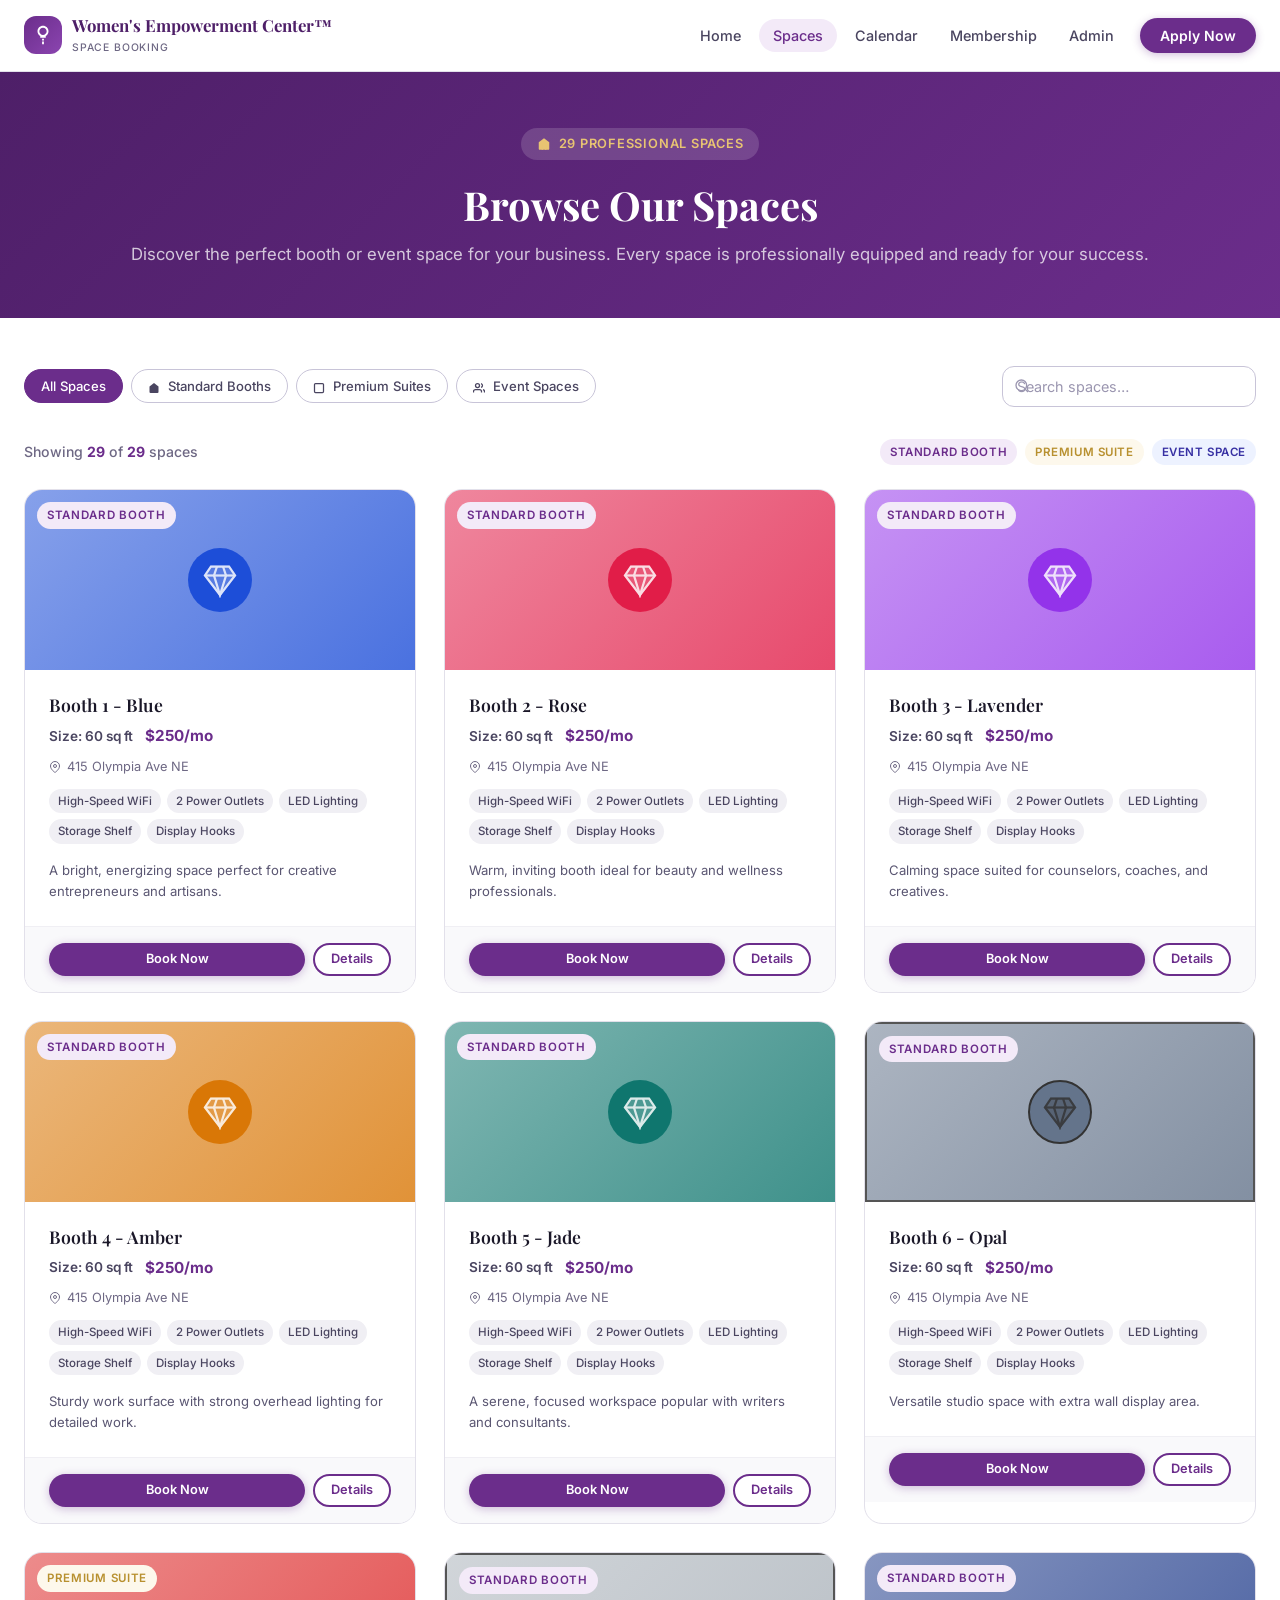
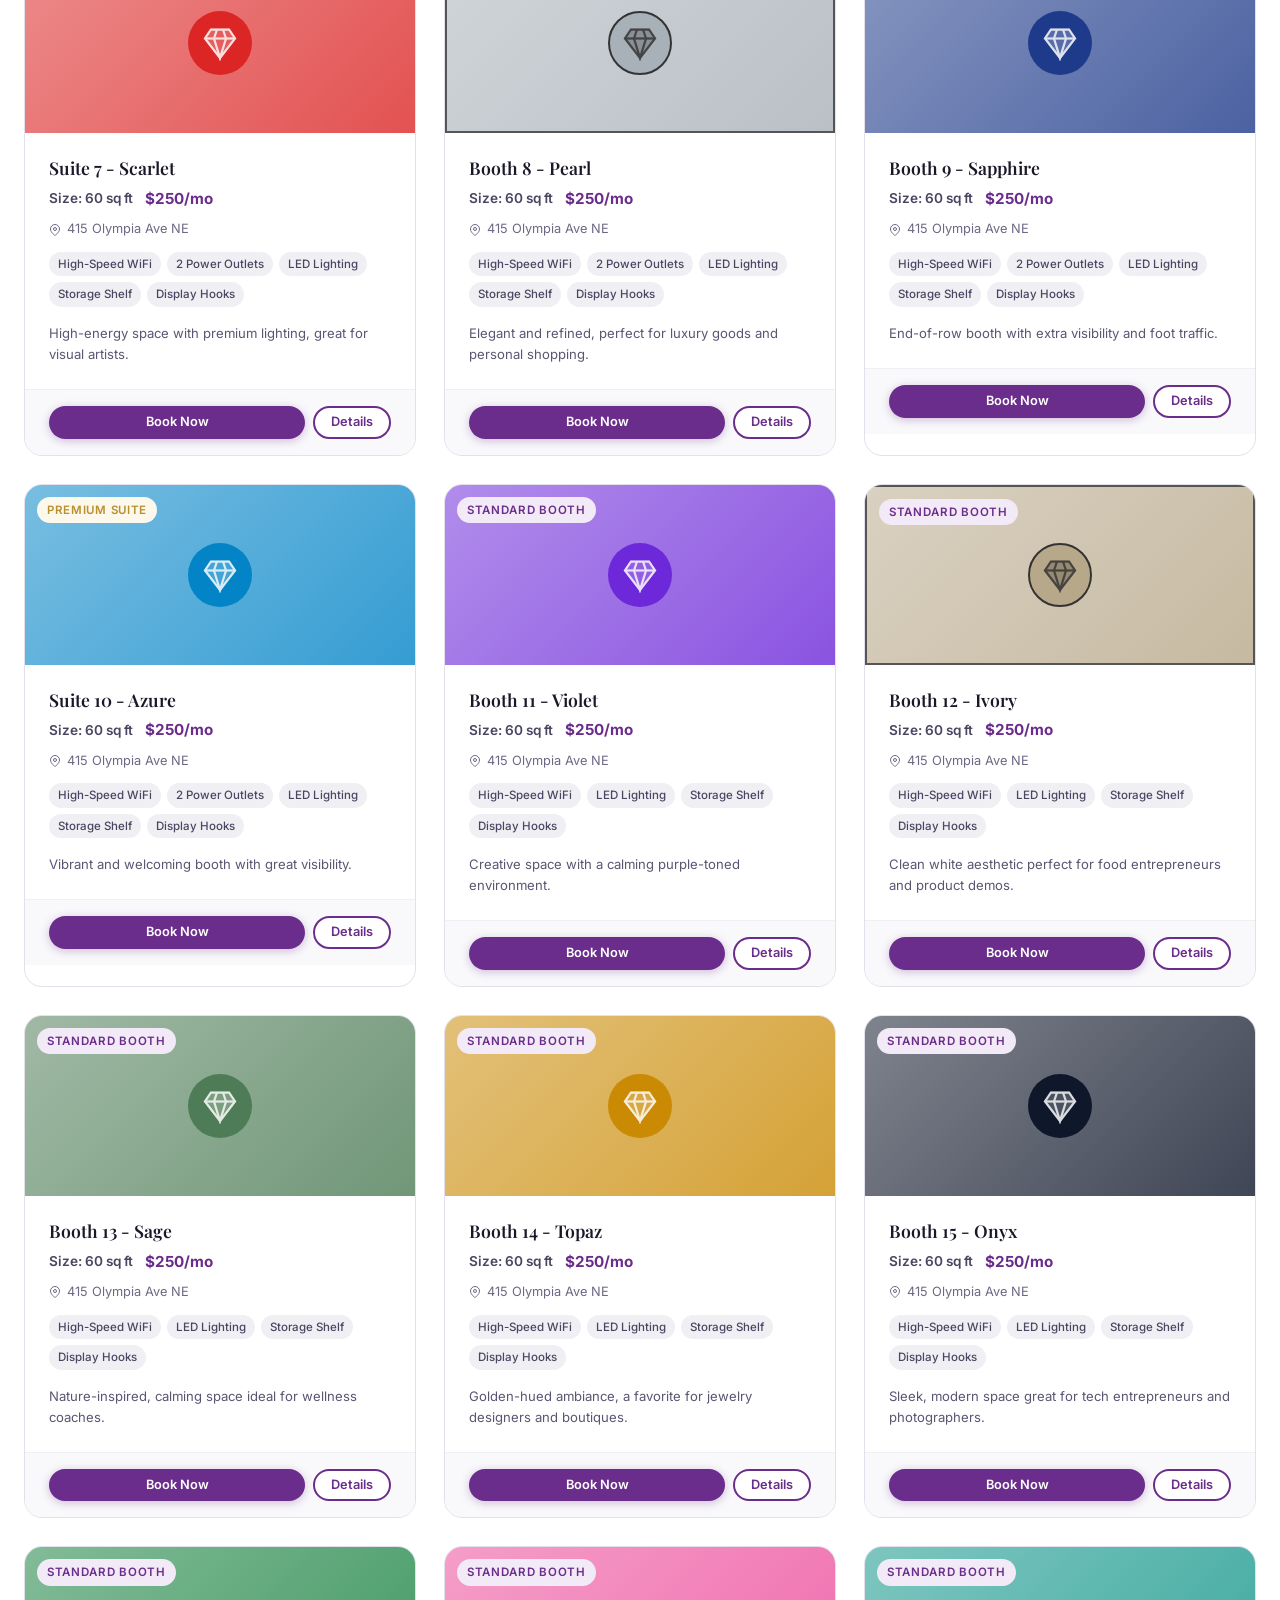
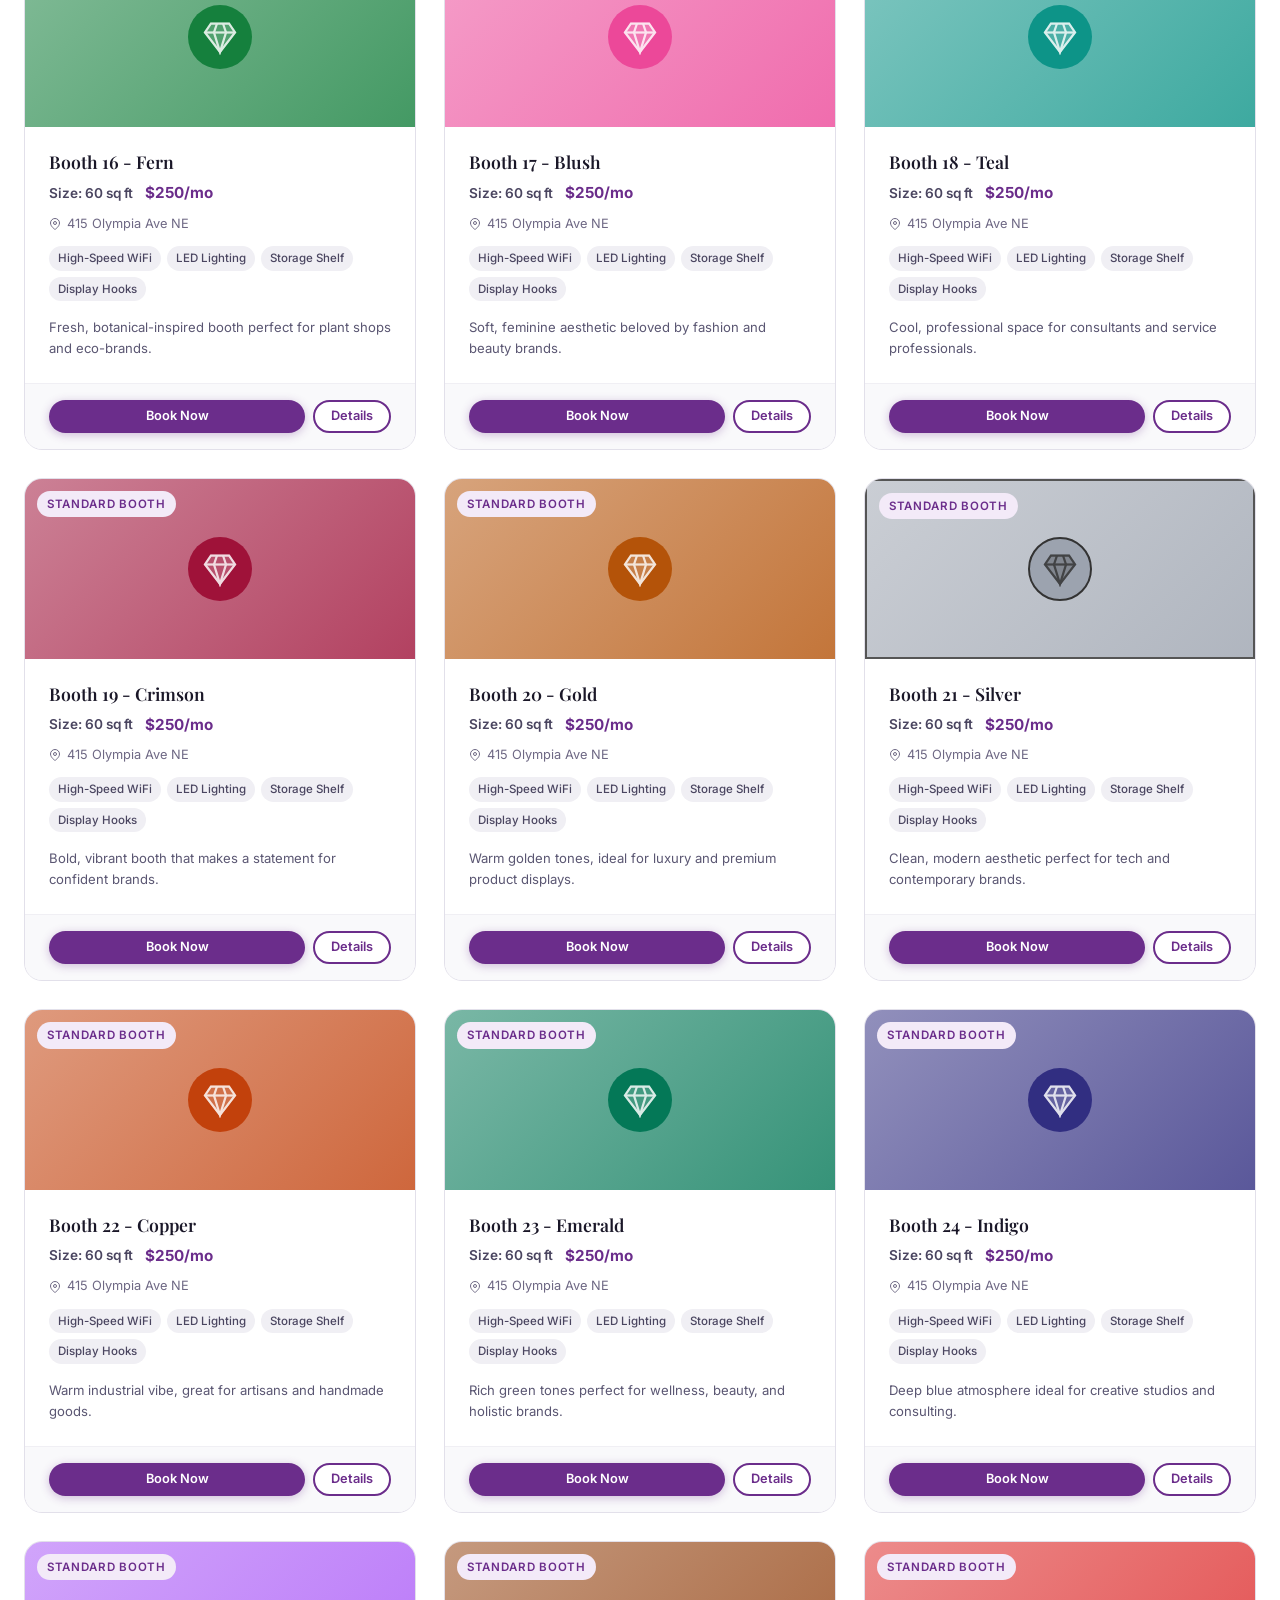
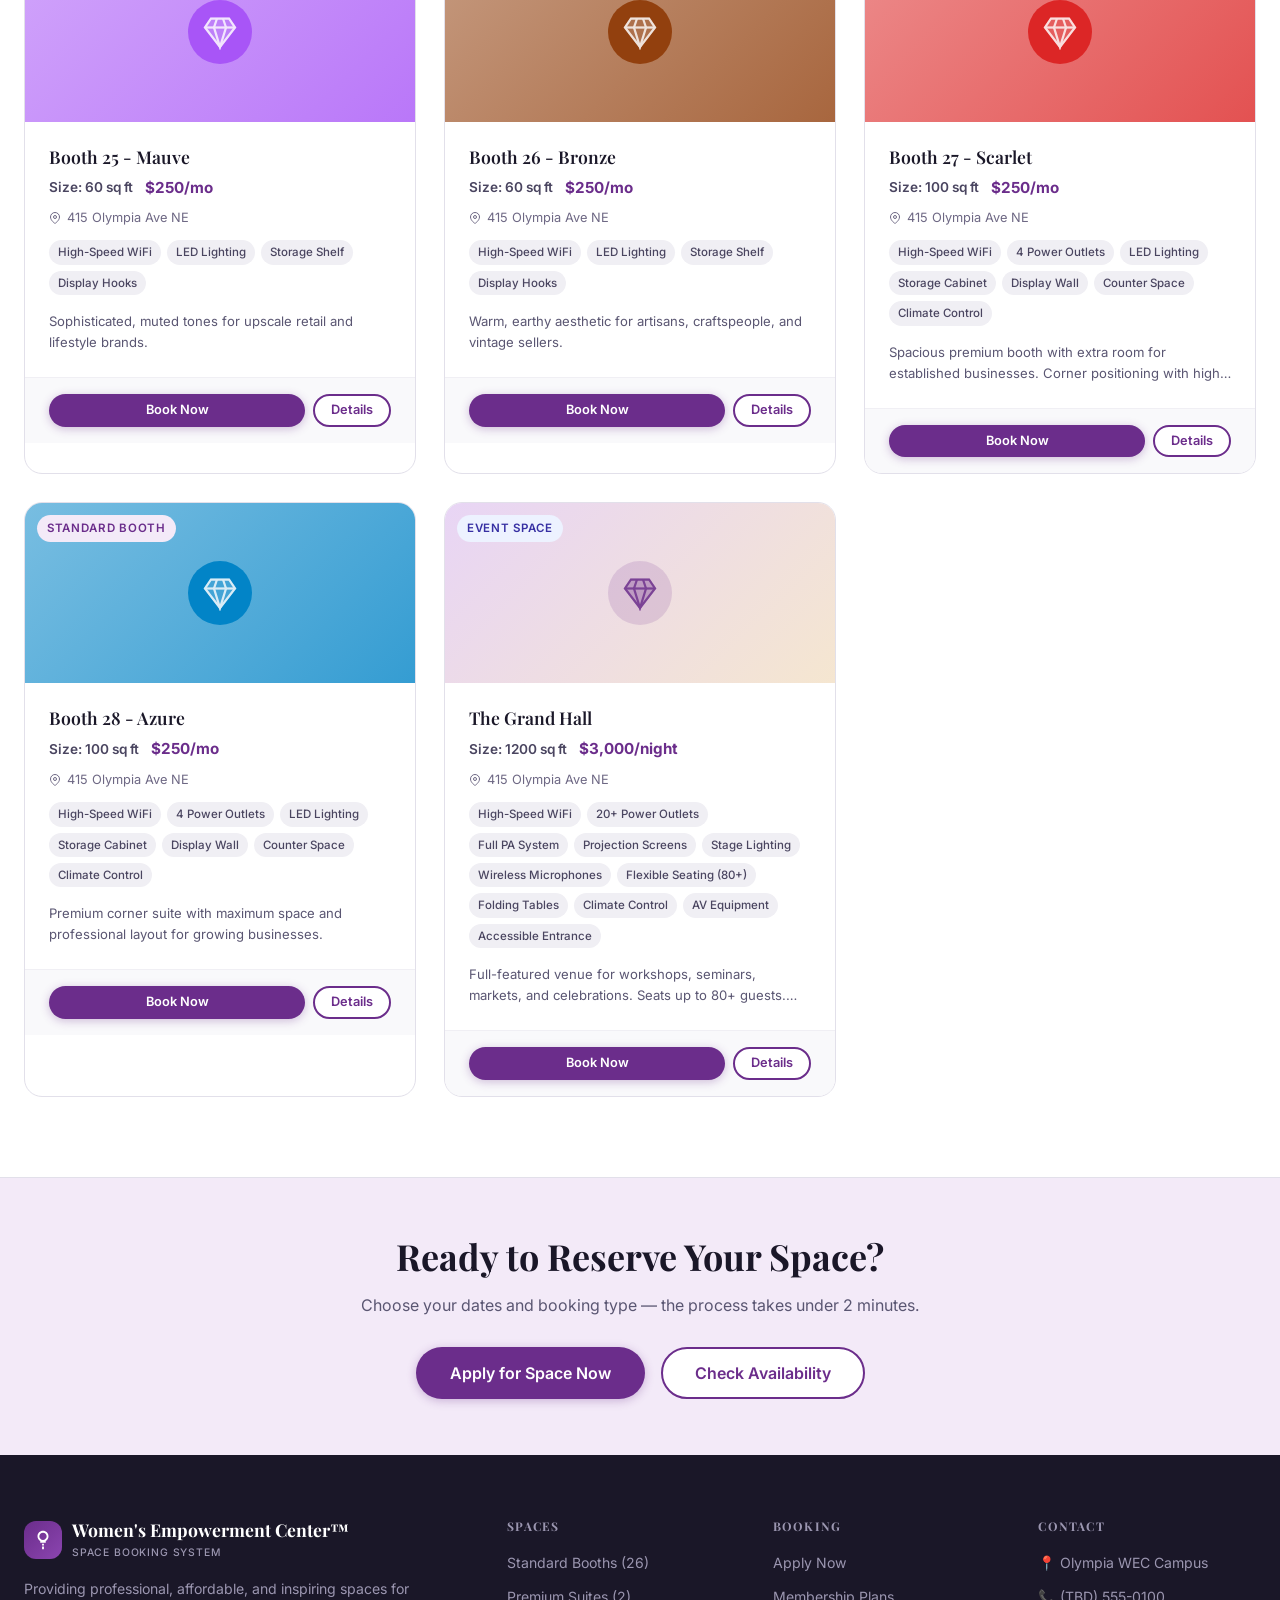
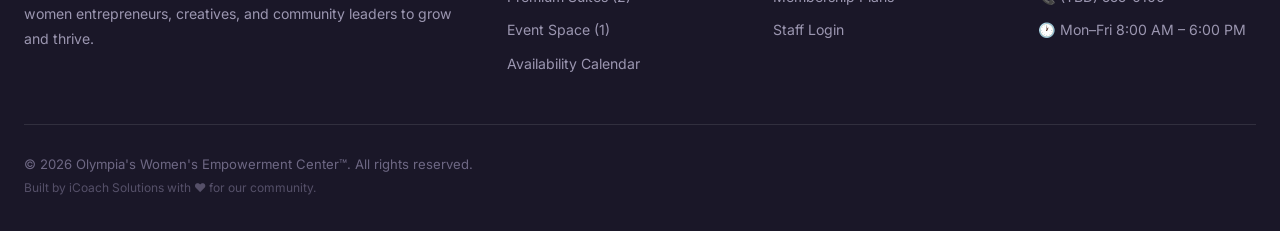
<file: public/spaces.html>
<!DOCTYPE html>
<html lang="en">
<head>
  <meta charset="UTF-8">
  <meta name="viewport" content="width=device-width, initial-scale=1.0">
  <title>Browse Spaces — Women's Empowerment Center™</title>
  <meta name="description" content="Browse all 29 booth and event spaces at the Women's Empowerment Center™. Filter by type and find the perfect space for your business.">
  <link rel="preconnect" href="https://fonts.googleapis.com">
  <link rel="preconnect" href="https://fonts.gstatic.com" crossorigin>
  <link href="https://fonts.googleapis.com/css2?family=Inter:wght@400;500;600;700&family=Playfair+Display:wght@600;700&display=swap" rel="stylesheet">
  <link rel="stylesheet" href="css/styles.css?v=20260323">
  <style>
    .spaces-count {
      font-size: 0.88rem;
      color: var(--gray-500);
      font-weight: 500;
    }
    .spaces-count strong { color: var(--purple); }
    .filter-row {
      display: flex;
      align-items: center;
      justify-content: space-between;
      gap: 16px;
      flex-wrap: wrap;
      margin-bottom: 32px;
    }
    .filter-tabs {
      display: flex;
      gap: 8px;
      flex-wrap: wrap;
    }
    .search-wrap {
      position: relative;
      flex-shrink: 0;
    }
    .search-wrap svg {
      position: absolute;
      left: 12px;
      top: 50%;
      transform: translateY(-50%);
      width: 16px;
      height: 16px;
      color: var(--gray-400);
      pointer-events: none;
    }
    .search-input {
      padding-left: 36px;
      width: 220px;
      padding-top: 9px;
      padding-bottom: 9px;
      font-size: 0.875rem;
    }
    @media (max-width: 600px) {
      .search-input { width: 100%; }
      .search-wrap { width: 100%; }
      .filter-row { flex-direction: column; align-items: flex-start; }
    }

    /* Space detail modal extras */
    .amenity-grid {
      display: grid;
      grid-template-columns: 1fr 1fr;
      gap: 8px;
      margin-top: 12px;
    }
    .amenity-item {
      display: flex;
      align-items: center;
      gap: 8px;
      font-size: 0.85rem;
      color: var(--gray-700);
    }
    .amenity-item svg {
      width: 14px;
      height: 14px;
      color: var(--purple);
      flex-shrink: 0;
    }
    .no-results {
      text-align: center;
      padding: 80px 24px;
      grid-column: 1 / -1;
    }
    .no-results-icon {
      width: 80px; height: 80px;
      background: var(--purple-pale);
      border-radius: 50%;
      display: flex; align-items: center; justify-content: center;
      margin: 0 auto 20px;
    }
    .no-results-icon svg {
      width: 36px; height: 36px;
      fill: var(--purple);
      opacity: .5;
    }
  </style>
</head>
<body class="page-body">

<!-- ── Navigation ──────────────────────────────────────────────────────────── -->
<nav class="nav" role="navigation" aria-label="Main navigation">
  <div class="nav-inner">
    <a href="index.html" class="nav-logo" aria-label="Women's Empowerment Center™ home">
      <div class="nav-logo-icon">
        <svg viewBox="0 0 24 24"><path d="M12 2C8.69 2 6 4.69 6 8c0 2.22 1.21 4.15 3 5.19V15h6v-1.81C16.79 12.15 18 10.22 18 8c0-3.31-2.69-6-6-6zm0 2c2.21 0 4 1.79 4 4s-1.79 4-4 4-4-1.79-4-4 1.79-4 4-4zm-1 12h2v2h-2v-2zm0 3h2v3h-2v-3z"/></svg>
      </div>
      <div>
        <span class="nav-logo-text">Women's Empowerment Center™</span>
        <span class="nav-logo-sub">Space Booking</span>
      </div>
    </a>
    <ul class="nav-links" role="list">
      <li><a href="index.html"      class="nav-link">Home</a></li>
      <li><a href="spaces.html"     class="nav-link active">Spaces</a></li>
      <li><a href="calendar.html"   class="nav-link">Calendar</a></li>
      <li><a href="membership.html" class="nav-link">Membership</a></li>
      <li><a href="admin.html"      class="nav-link">Admin</a></li>
      <li><a href="apply.html"    class="nav-link nav-cta">Apply Now</a></li>
    </ul>
    <button class="nav-toggle" id="nav-toggle" aria-label="Toggle menu" aria-expanded="false">
      <span></span><span></span><span></span>
    </button>
  </div>
</nav>
<nav class="nav-mobile" id="nav-mobile" aria-label="Mobile navigation">
  <a href="index.html"      class="nav-link">Home</a>
  <a href="spaces.html"     class="nav-link active">Spaces</a>
  <a href="calendar.html"   class="nav-link">Calendar</a>
  <a href="membership.html" class="nav-link">Membership</a>
  <a href="admin.html"      class="nav-link">Admin</a>
  <a href="apply.html"    class="nav-link nav-cta">Apply Now</a>
</nav>

<!-- ── Page Hero ───────────────────────────────────────────────────────────── -->
<section class="page-hero">
  <div class="container">
    <div class="hero-eyebrow" style="justify-content:center">
      <svg width="14" height="14" viewBox="0 0 24 24" fill="currentColor"><path d="M3 9l9-7 9 7v11a2 2 0 01-2 2H5a2 2 0 01-2-2z"/><polyline points="9 22 9 12 15 12 15 22" fill="none" stroke="currentColor" stroke-width="2"/></svg>
      29 Professional Spaces
    </div>
    <h1>Browse Our Spaces</h1>
    <p>Discover the perfect booth or event space for your business. Every space is professionally equipped and ready for your success.</p>
  </div>
</section>

<!-- ── Main Content ─────────────────────────────────────────────────────────── -->
<section class="section" style="padding-top:48px">
  <div class="container">

    <!-- Filter Row -->
    <div class="filter-row">
      <div class="filter-tabs" role="group" aria-label="Filter by space type">
        <button class="filter-chip" data-type="" id="tab-all">All Spaces</button>
        <button class="filter-chip" data-type="small" id="tab-small">
          <svg width="12" height="12" viewBox="0 0 24 24" fill="currentColor" style="display:inline;vertical-align:middle;margin-right:4px"><path d="M3 9l9-7 9 7v11a2 2 0 01-2 2H5a2 2 0 01-2-2z"/></svg>
          Standard Booths
        </button>
        <button class="filter-chip" data-type="large" id="tab-large">
          <svg width="12" height="12" viewBox="0 0 24 24" fill="none" stroke="currentColor" stroke-width="2.5" style="display:inline;vertical-align:middle;margin-right:4px"><rect x="3" y="3" width="18" height="18" rx="2"/></svg>
          Premium Suites
        </button>
        <button class="filter-chip" data-type="event" id="tab-event">
          <svg width="12" height="12" viewBox="0 0 24 24" fill="none" stroke="currentColor" stroke-width="2.5" style="display:inline;vertical-align:middle;margin-right:4px"><path d="M17 21v-2a4 4 0 00-4-4H5a4 4 0 00-4 4v2"/><circle cx="9" cy="7" r="4"/><path d="M23 21v-2a4 4 0 00-3-3.87M16 3.13a4 4 0 010 7.75"/></svg>
          Event Spaces
        </button>
      </div>
      <div class="search-wrap">
        <svg viewBox="0 0 24 24" fill="none" stroke="currentColor" stroke-width="2" aria-hidden="true"><circle cx="11" cy="11" r="8"/><line x1="21" y1="21" x2="16.65" y2="16.65"/></svg>
        <input type="text" id="search-input" class="search-input" placeholder="Search spaces…" aria-label="Search spaces">
      </div>
    </div>

    <!-- Count bar -->
    <div style="display:flex;align-items:center;justify-content:space-between;margin-bottom:24px;flex-wrap:wrap;gap:12px">
      <p class="spaces-count" id="spaces-count">Loading spaces…</p>
      <div style="display:flex;gap:8px;align-items:center;font-size:.82rem;color:var(--gray-500)">
        <span class="badge badge-small">Standard Booth</span>
        <span class="badge badge-large">Premium Suite</span>
        <span class="badge badge-event">Event Space</span>
      </div>
    </div>

    <!-- Grid -->
    <div class="grid-auto" id="spaces-grid">
      <div class="loading-overlay" style="grid-column:1/-1">
        <div class="spinner"></div>
        <p>Loading spaces…</p>
      </div>
    </div>

  </div>
</section>

<!-- ── CTA Banner ───────────────────────────────────────────────────────────── -->
<section style="background:var(--purple-pale);padding:56px 0;border-top:1px solid var(--gray-200)">
  <div class="container container-sm" style="text-align:center">
    <h2 style="margin-bottom:12px">Ready to Reserve Your Space?</h2>
    <p style="margin-bottom:28px">Choose your dates and booking type — the process takes under 2 minutes.</p>
    <div style="display:flex;gap:16px;justify-content:center;flex-wrap:wrap">
      <a href="apply.html" class="btn btn-primary btn-lg">Apply for Space Now</a>
      <a href="calendar.html" class="btn btn-secondary btn-lg">Check Availability</a>
    </div>
  </div>
</section>

<!-- ── Footer ───────────────────────────────────────────────────────────────── -->
<footer class="footer" role="contentinfo">
  <div class="container">
    <div class="footer-grid">
      <div class="footer-brand">
        <a href="index.html" class="nav-logo">
          <div class="nav-logo-icon">
            <svg viewBox="0 0 24 24"><path d="M12 2C8.69 2 6 4.69 6 8c0 2.22 1.21 4.15 3 5.19V15h6v-1.81C16.79 12.15 18 10.22 18 8c0-3.31-2.69-6-6-6zm0 2c2.21 0 4 1.79 4 4s-1.79 4-4 4-4-1.79-4-4 1.79-4 4-4zm-1 12h2v2h-2v-2zm0 3h2v3h-2v-3z" fill="white"/></svg>
          </div>
          <div>
            <span class="nav-logo-text">Women's Empowerment Center™</span>
            <span class="nav-logo-sub">Space Booking System</span>
          </div>
        </a>
        <p class="footer-desc">Providing professional, affordable, and inspiring spaces for women entrepreneurs, creatives, and community leaders to grow and thrive.</p>
      </div>
      <div class="footer-col">
        <h4>Spaces</h4>
        <ul class="footer-links">
          <li><a href="spaces.html?type=small" class="footer-link">Standard Booths (26)</a></li>
          <li><a href="spaces.html?type=large" class="footer-link">Premium Suites (2)</a></li>
          <li><a href="spaces.html?type=event" class="footer-link">Event Space (1)</a></li>
          <li><a href="calendar.html" class="footer-link">Availability Calendar</a></li>
        </ul>
      </div>
      <div class="footer-col">
        <h4>Booking</h4>
        <ul class="footer-links">
          <li><a href="apply.html" class="footer-link">Apply Now</a></li>
          <li><a href="membership.html" class="footer-link">Membership Plans</a></li>
          <li><a href="admin.html" class="footer-link">Staff Login</a></li>
        </ul>
      </div>
      <div class="footer-col">
        <h4>Contact</h4>
        <ul class="footer-links">
          <li><span class="footer-link">📍 Olympia WEC Campus</span></li>
          <li><span class="footer-link">📞 (TBD) 555-0100</span></li>
          <li><span class="footer-link">🕐 Mon–Fri 8:00 AM – 6:00 PM</span></li>
        </ul>
      </div>
    </div>
    <div class="footer-bottom">
      <p>&copy; 2026 Olympia's Women's Empowerment Center™. All rights reserved.<br><span style="font-size:.75rem;opacity:.7">Built by iCoach Solutions with ❤️ for our community.</span></p>
    </div>
  </div>
</footer>

<!-- ── Space Detail Modal ───────────────────────────────────────────────────── -->
<div class="modal-overlay" id="detail-modal" role="dialog" aria-modal="true" aria-labelledby="modal-title">
  <div class="modal">
    <div class="modal-header">
      <h3 id="modal-title">Space Details</h3>
      <button class="modal-close" id="modal-close" aria-label="Close">&times;</button>
    </div>
    <div class="modal-body" id="modal-body">
      <!-- filled by JS -->
    </div>
    <div class="modal-footer">
      <button class="btn btn-secondary" id="modal-cancel">Close</button>
      <a href="#" class="btn btn-primary" id="modal-book-btn">Apply for This Space</a>
    </div>
  </div>
</div>

<div id="toast-container"></div>
<script src="js/app.js?v=20260323c"></script>
<script>
(function() {
  // All 29 spaces — embedded so we don't need an extra API call for initial render
  const ALL_SPACES = [
    {id:"1",number:1,name:"Booth 1 - Blue",type:"small",location:"415 Olympia Ave NE · Bay 1",description:"A bright, energizing space perfect for creative entrepreneurs and artisans.",amenities:["High-Speed WiFi","2 Power Outlets","LED Lighting","Storage Shelf","Display Hooks"],sqft:60},
    {id:"2",number:2,name:"Booth 2 - Rose",type:"small",location:"415 Olympia Ave NE · Bay 2",description:"Warm, inviting booth ideal for beauty and wellness professionals.",amenities:["High-Speed WiFi","2 Power Outlets","LED Lighting","Storage Shelf","Display Hooks"],sqft:60},
    {id:"3",number:3,name:"Booth 3 - Lavender",type:"small",location:"415 Olympia Ave NE · Bay 3",description:"Calming space suited for counselors, coaches, and creatives.",amenities:["High-Speed WiFi","2 Power Outlets","LED Lighting","Storage Shelf","Display Hooks"],sqft:60},
    {id:"4",number:4,name:"Booth 4 - Amber",type:"small",location:"415 Olympia Ave NE · Bay 4",description:"Sturdy work surface with strong overhead lighting for detailed work.",amenities:["High-Speed WiFi","2 Power Outlets","LED Lighting","Storage Shelf","Display Hooks"],sqft:60},
    {id:"5",number:5,name:"Booth 5 - Jade",type:"small",location:"415 Olympia Ave NE · Bay 5",description:"A serene, focused workspace popular with writers and consultants.",amenities:["High-Speed WiFi","2 Power Outlets","LED Lighting","Storage Shelf","Display Hooks"],sqft:60},
    {id:"6",number:6,name:"Booth 6 - Opal",type:"small",location:"415 Olympia Ave NE · Bay 6",description:"Versatile studio space with extra wall display area.",amenities:["High-Speed WiFi","2 Power Outlets","LED Lighting","Storage Shelf","Display Hooks"],sqft:60},
    {id:"7",number:7,name:"Suite 7 - Scarlet",type:"large",location:"415 Olympia Ave NE · Bay 7",description:"High-energy space with premium lighting, great for visual artists.",amenities:["High-Speed WiFi","2 Power Outlets","LED Lighting","Storage Shelf","Display Hooks"],sqft:60},
    {id:"8",number:8,name:"Booth 8 - Pearl",type:"small",location:"415 Olympia Ave NE · Bay 8",description:"Elegant and refined, perfect for luxury goods and personal shopping.",amenities:["High-Speed WiFi","2 Power Outlets","LED Lighting","Storage Shelf","Display Hooks"],sqft:60},
    {id:"9",number:9,name:"Booth 9 - Sapphire",type:"small",location:"415 Olympia Ave NE · Bay 9",description:"End-of-row booth with extra visibility and foot traffic.",amenities:["High-Speed WiFi","2 Power Outlets","LED Lighting","Storage Shelf","Display Hooks"],sqft:60},
    {id:"10",number:10,name:"Suite 10 - Azure",type:"large",location:"415 Olympia Ave NE · Bay 10",description:"Vibrant and welcoming booth with great visibility.",amenities:["High-Speed WiFi","2 Power Outlets","LED Lighting","Storage Shelf","Display Hooks"],sqft:60},
    {id:"11",number:11,name:"Booth 11 - Violet",type:"small",location:"415 Olympia Ave NE · Bay 11",description:"Creative space with a calming purple-toned environment.",amenities:["High-Speed WiFi","LED Lighting","Storage Shelf","Display Hooks"],sqft:60},
    {id:"12",number:12,name:"Booth 12 - Ivory",type:"small",location:"415 Olympia Ave NE · Bay 12",description:"Clean white aesthetic perfect for food entrepreneurs and product demos.",amenities:["High-Speed WiFi","LED Lighting","Storage Shelf","Display Hooks"],sqft:60},
    {id:"13",number:13,name:"Booth 13 - Sage",type:"small",location:"415 Olympia Ave NE · Bay 13",description:"Nature-inspired, calming space ideal for wellness coaches.",amenities:["High-Speed WiFi","LED Lighting","Storage Shelf","Display Hooks"],sqft:60},
    {id:"14",number:14,name:"Booth 14 - Topaz",type:"small",location:"415 Olympia Ave NE · Bay 14",description:"Golden-hued ambiance, a favorite for jewelry designers and boutiques.",amenities:["High-Speed WiFi","LED Lighting","Storage Shelf","Display Hooks"],sqft:60},
    {id:"15",number:15,name:"Booth 15 - Onyx",type:"small",location:"415 Olympia Ave NE · Bay 15",description:"Sleek, modern space great for tech entrepreneurs and photographers.",amenities:["High-Speed WiFi","LED Lighting","Storage Shelf","Display Hooks"],sqft:60},
    {id:"16",number:16,name:"Booth 16 - Fern",type:"small",location:"415 Olympia Ave NE · Bay 16",description:"Fresh, botanical-inspired booth perfect for plant shops and eco-brands.",amenities:["High-Speed WiFi","LED Lighting","Storage Shelf","Display Hooks"],sqft:60},
    {id:"17",number:17,name:"Booth 17 - Blush",type:"small",location:"415 Olympia Ave NE · Bay 17",description:"Soft, feminine aesthetic beloved by fashion and beauty brands.",amenities:["High-Speed WiFi","LED Lighting","Storage Shelf","Display Hooks"],sqft:60},
    {id:"18",number:18,name:"Booth 18 - Teal",type:"small",location:"415 Olympia Ave NE · Bay 18",description:"Cool, professional space for consultants and service professionals.",amenities:["High-Speed WiFi","LED Lighting","Storage Shelf","Display Hooks"],sqft:60},
    {id:"19",number:19,name:"Booth 19 - Crimson",type:"small",location:"415 Olympia Ave NE · Bay 19",description:"Bold, vibrant booth that makes a statement for confident brands.",amenities:["High-Speed WiFi","LED Lighting","Storage Shelf","Display Hooks"],sqft:60},
    {id:"20",number:20,name:"Booth 20 - Gold",type:"small",location:"415 Olympia Ave NE · Bay 20",description:"Warm golden tones, ideal for luxury and premium product displays.",amenities:["High-Speed WiFi","LED Lighting","Storage Shelf","Display Hooks"],sqft:60},
    {id:"21",number:21,name:"Booth 21 - Silver",type:"small",location:"415 Olympia Ave NE · Bay 21",description:"Clean, modern aesthetic perfect for tech and contemporary brands.",amenities:["High-Speed WiFi","LED Lighting","Storage Shelf","Display Hooks"],sqft:60},
    {id:"22",number:22,name:"Booth 22 - Copper",type:"small",location:"415 Olympia Ave NE · Bay 22",description:"Warm industrial vibe, great for artisans and handmade goods.",amenities:["High-Speed WiFi","LED Lighting","Storage Shelf","Display Hooks"],sqft:60},
    {id:"23",number:23,name:"Booth 23 - Emerald",type:"small",location:"415 Olympia Ave NE · Bay 23",description:"Rich green tones perfect for wellness, beauty, and holistic brands.",amenities:["High-Speed WiFi","LED Lighting","Storage Shelf","Display Hooks"],sqft:60},
    {id:"24",number:24,name:"Booth 24 - Indigo",type:"small",location:"415 Olympia Ave NE · Bay 24",description:"Deep blue atmosphere ideal for creative studios and consulting.",amenities:["High-Speed WiFi","LED Lighting","Storage Shelf","Display Hooks"],sqft:60},
    {id:"25",number:25,name:"Booth 25 - Mauve",type:"small",location:"415 Olympia Ave NE · Bay 25",description:"Sophisticated, muted tones for upscale retail and lifestyle brands.",amenities:["High-Speed WiFi","LED Lighting","Storage Shelf","Display Hooks"],sqft:60},
    {id:"26",number:26,name:"Booth 26 - Bronze",type:"small",location:"415 Olympia Ave NE · Bay 26",description:"Warm, earthy aesthetic for artisans, craftspeople, and vintage sellers.",amenities:["High-Speed WiFi","LED Lighting","Storage Shelf","Display Hooks"],sqft:60},
    {id:"27",number:27,name:"Booth 27 - Scarlet",type:"small",location:"415 Olympia Ave NE · Premium Suite 1",description:"Spacious premium booth with extra room for established businesses. Corner positioning with high visibility.",amenities:["High-Speed WiFi","4 Power Outlets","LED Lighting","Storage Cabinet","Display Wall","Counter Space","Climate Control"],sqft:100},
    {id:"28",number:28,name:"Booth 28 - Azure",type:"small",location:"415 Olympia Ave NE · Premium Suite 2",description:"Premium corner suite with maximum space and professional layout for growing businesses.",amenities:["High-Speed WiFi","4 Power Outlets","LED Lighting","Storage Cabinet","Display Wall","Counter Space","Climate Control"],sqft:100},
    {id:"29",number:29,name:"The Grand Hall",type:"event",location:"415 Olympia Ave NE · Main Event Space",description:"Full-featured venue for workshops, seminars, markets, and celebrations. Seats up to 80+ guests. $3,000/night (6 PM – 10 PM).",amenities:["High-Speed WiFi","20+ Power Outlets","Full PA System","Projection Screens","Stage Lighting","Wireless Microphones","Flexible Seating (80+)","Folding Tables","Climate Control","AV Equipment","Accessible Entrance"],sqft:1200,price:"$3,000/night",hours:"6:00 PM – 10:00 PM",includes:["Non-alcoholic beverages service","Table setup & breakdown","AV equipment (PA, projectors, microphones)","Digital content & visuals (with advance notice)"],notIncluded:["Food or food service","Alcoholic beverages (available as add-on)"],note:"Details subject to change — contact us to finalize your event package."}
  ];

  let currentFilter = '';
  let currentSearch = '';
  let selectedSpaceId = null;

  function getFilteredSpaces() {
    return ALL_SPACES.filter(s => {
      const matchType = !currentFilter || s.type === currentFilter;
      const q = currentSearch.toLowerCase();
      const matchSearch = !q ||
        s.name.toLowerCase().includes(q) ||
        s.description.toLowerCase().includes(q) ||
        s.location.toLowerCase().includes(q) ||
        s.amenities.some(a => a.toLowerCase().includes(q));
      return matchType && matchSearch;
    });
  }

  function renderGrid() {
    const spaces = getFilteredSpaces();
    const grid = document.getElementById('spaces-grid');
    const count = document.getElementById('spaces-count');

    const typeNames = { '': 'All', small: 'Standard Booth', large: 'Premium Suite', event: 'Event Space' };
    const total = ALL_SPACES.filter(s => !currentFilter || s.type === currentFilter).length;
    count.innerHTML = `Showing <strong>${spaces.length}</strong> of <strong>${total}</strong> ${currentFilter ? typeNames[currentFilter] + 's' : 'spaces'}`;

    if (spaces.length === 0) {
      grid.innerHTML = `
        <div class="no-results">
          <div class="no-results-icon">
            <svg viewBox="0 0 24 24"><path d="M3 9l9-7 9 7v11a2 2 0 01-2 2H5a2 2 0 01-2-2z"/></svg>
          </div>
          <h3 style="margin-bottom:8px">No spaces found</h3>
          <p style="max-width:300px;margin:0 auto">Try adjusting your search or filter to find the right space.</p>
          <button class="btn btn-secondary btn-sm mt-4" onclick="resetFilters()">Clear Filters</button>
        </div>`;
      return;
    }

    grid.innerHTML = spaces.map(space => renderSpaceCard(space)).join('');
  }

  window.resetFilters = function() {
    currentFilter = '';
    currentSearch = '';
    document.getElementById('search-input').value = '';
    setActiveTab('');
    renderGrid();
  };

  function setActiveTab(type) {
    document.querySelectorAll('.filter-chip').forEach(btn => {
      btn.classList.toggle('active', btn.dataset.type === type);
    });
    currentFilter = type;
  }

  // Filter tabs
  document.querySelectorAll('.filter-chip').forEach(btn => {
    btn.addEventListener('click', () => {
      setActiveTab(btn.dataset.type);
      renderGrid();
    });
  });

  // Search input
  let searchDebounce;
  document.getElementById('search-input').addEventListener('input', function() {
    clearTimeout(searchDebounce);
    searchDebounce = setTimeout(() => {
      currentSearch = this.value.trim();
      renderGrid();
    }, 200);
  });

  // Space detail modal
  window.showSpaceDetails = function(id) {
    const space = ALL_SPACES.find(s => s.id === id);
    if (!space) return;
    selectedSpaceId = id;

    document.getElementById('modal-title').textContent = space.name;
    document.getElementById('modal-book-btn').href = `apply.html?spaceId=${id}`;

    const badgeClass = spaceBadgeClass(space.type);
    const amenitiesHtml = space.amenities.map(a =>
      `<div class="amenity-item">
        <svg viewBox="0 0 24 24" fill="none" stroke="currentColor" stroke-width="2"><polyline points="20 6 9 17 4 12"/></svg>
        ${a}
      </div>`
    ).join('');

    const priceTag = space.price
      ? `<span style="background:var(--purple-pale);color:var(--purple);padding:4px 12px;border-radius:var(--radius-full);font-size:.9rem;font-weight:700">${space.price}</span>`
      : `<span style="background:var(--purple-pale);color:var(--purple);padding:4px 12px;border-radius:var(--radius-full);font-size:.9rem;font-weight:700">$250/mo</span>`;

    const hoursHtml = space.hours
      ? `<span style="background:#edf2ff;color:#6366f1;padding:4px 12px;border-radius:var(--radius-full);font-size:.82rem;font-weight:600">Hours: ${space.hours}</span>`
      : '';

    const includesHtml = space.includes
      ? `<h5 style="font-size:.78rem;font-weight:700;text-transform:uppercase;letter-spacing:.08em;color:var(--gray-500);margin-bottom:10px;margin-top:20px">What's Included</h5>
         <div style="margin-bottom:16px">${space.includes.map(i => `<div style="display:flex;align-items:center;gap:8px;margin-bottom:6px;font-size:.88rem"><svg width="14" height="14" viewBox="0 0 24 24" fill="none" stroke="#22c55e" stroke-width="3"><polyline points="20 6 9 17 4 12"/></svg>${i}</div>`).join('')}</div>`
      : '';

    const notIncludedHtml = space.notIncluded
      ? `<h5 style="font-size:.78rem;font-weight:700;text-transform:uppercase;letter-spacing:.08em;color:var(--gray-500);margin-bottom:10px">Not Included</h5>
         <div style="margin-bottom:16px">${space.notIncluded.map(i => `<div style="display:flex;align-items:center;gap:8px;margin-bottom:6px;font-size:.88rem"><svg width="14" height="14" viewBox="0 0 24 24" fill="none" stroke="#ef4444" stroke-width="3"><line x1="18" y1="6" x2="6" y2="18"/><line x1="6" y1="6" x2="18" y2="18"/></svg>${i}</div>`).join('')}</div>`
      : '';

    const noteHtml = space.note
      ? `<div style="background:#fef3c7;border:1px solid #fcd34d;border-radius:var(--radius-md);padding:12px 16px;font-size:.82rem;color:#92400e;margin-top:12px">⚠️ ${space.note}</div>`
      : '';

    document.getElementById('modal-body').innerHTML = `
      <div style="background:linear-gradient(135deg,var(--purple-pale) 0%,var(--gold-pale) 100%);border-radius:var(--radius-md);height:160px;display:flex;align-items:center;justify-content:center;margin-bottom:20px;position:relative">
        <div style="width:72px;height:72px;background:rgba(107,45,139,.15);border-radius:50%;display:flex;align-items:center;justify-content:center">
          <svg width="36" height="36" viewBox="0 0 24 24" fill="var(--purple)" opacity=".7"><path d="M3 9l9-7 9 7v11a2 2 0 01-2 2H5a2 2 0 01-2-2z"/><polyline points="9 22 9 12 15 12 15 22" fill="none" stroke="var(--purple)" stroke-width="2"/></svg>
        </div>
        <span class="card-badge ${badgeClass}" style="position:absolute;top:12px;left:12px">${spaceTypeLabel(space.type)}</span>
      </div>
      <div style="display:flex;align-items:flex-start;justify-content:space-between;gap:12px;margin-bottom:12px;flex-wrap:wrap">
        <div>
          <h4 style="font-size:1.25rem;margin-bottom:4px">${space.name}</h4>
          <div style="font-size:.82rem;color:var(--gray-500);display:flex;align-items:center;gap:6px">
            <svg width="12" height="12" viewBox="0 0 24 24" fill="none" stroke="currentColor" stroke-width="2"><path d="M21 10c0 7-9 13-9 13s-9-6-9-13a9 9 0 0118 0z"/><circle cx="12" cy="10" r="3"/></svg>
            ${space.location}
          </div>
        </div>
      </div>
      <div style="display:flex;align-items:center;gap:16px;margin-bottom:16px;flex-wrap:wrap">
        <span style="background:var(--gray-100);color:var(--gray-600);padding:4px 12px;border-radius:var(--radius-full);font-size:.82rem;font-weight:600">Size: ${space.sqft.toLocaleString()} sq ft</span>
        ${priceTag}
        ${hoursHtml}
      </div>
      <p style="font-size:.9rem;margin-bottom:20px">${space.description}</p>
      ${includesHtml}
      ${notIncludedHtml}
      <h5 style="font-size:.78rem;font-weight:700;text-transform:uppercase;letter-spacing:.08em;color:var(--gray-500);margin-bottom:10px">Amenities</h5>
      <div class="amenity-grid">${amenitiesHtml}</div>
      ${noteHtml}
    `;

    document.getElementById('detail-modal').classList.add('open');
    document.body.style.overflow = 'hidden';
  };

  function closeModal() {
    document.getElementById('detail-modal').classList.remove('open');
    document.body.style.overflow = '';
  }

  document.getElementById('modal-close').addEventListener('click', closeModal);
  document.getElementById('modal-cancel').addEventListener('click', closeModal);
  document.getElementById('detail-modal').addEventListener('click', function(e) {
    if (e.target === this) closeModal();
  });
  document.addEventListener('keydown', function(e) {
    if (e.key === 'Escape') closeModal();
  });

  // Read URL param on load
  const urlType = new URLSearchParams(window.location.search).get('type') || '';
  setActiveTab(urlType);
  renderGrid();

})();
</script>
</body>
</html>
</file>
<file: public/css/styles.css>
/* ============================================================
   Women's Empowerment Center™ — Shared Stylesheet
   Color palette: Deep Purple #6B2D8B · Gold #D4A843 · White · Soft Gray
   ============================================================ */

/* ── Custom Properties ─────────────────────────────────────── */
:root {
  --purple:       #6B2D8B;
  --purple-dark:  #4e1f68;
  --purple-light: #8b45b0;
  --purple-pale:  #f3eaf8;
  --gold:         #D4A843;
  --gold-dark:    #b8902f;
  --gold-light:   #e8c472;
  --gold-pale:    #fdf8ec;
  --white:        #ffffff;
  --gray-50:      #f9f9fb;
  --gray-100:     #f0eff4;
  --gray-200:     #e2e0ea;
  --gray-300:     #c8c4d8;
  --gray-400:     #9b96b0;
  --gray-500:     #6e6884;
  --gray-600:     #4a4560;
  --gray-700:     #2e2a3d;
  --gray-800:     #1a1728;
  --text:         #1a1728;
  --text-muted:   #5a5672;

  --shadow-sm:  0 1px 3px rgba(107,45,139,.08), 0 1px 2px rgba(0,0,0,.06);
  --shadow-md:  0 4px 12px rgba(107,45,139,.12), 0 2px 6px rgba(0,0,0,.08);
  --shadow-lg:  0 10px 32px rgba(107,45,139,.16), 0 4px 12px rgba(0,0,0,.1);
  --shadow-xl:  0 20px 48px rgba(107,45,139,.2),  0 8px 20px rgba(0,0,0,.12);

  --radius-sm:  6px;
  --radius-md:  12px;
  --radius-lg:  18px;
  --radius-xl:  24px;
  --radius-full: 9999px;

  --font-sans: 'Inter', 'Segoe UI', system-ui, -apple-system, sans-serif;
  --font-display: 'Playfair Display', Georgia, serif;

  --nav-h: 72px;
  --transition: 200ms ease;
}

/* ── Reset ──────────────────────────────────────────────────── */
*, *::before, *::after { box-sizing: border-box; margin: 0; padding: 0; }
html { scroll-behavior: smooth; font-size: 16px; }
body {
  font-family: var(--font-sans);
  color: var(--text);
  background: var(--white);
  line-height: 1.6;
  -webkit-font-smoothing: antialiased;
}
img { max-width: 100%; height: auto; display: block; }
a { color: inherit; text-decoration: none; }
button { cursor: pointer; font-family: inherit; }
input, select, textarea { font-family: inherit; }
ul { list-style: none; }

/* ── Typography ─────────────────────────────────────────────── */
h1, h2, h3, h4, h5 {
  font-family: var(--font-display);
  line-height: 1.25;
  color: var(--gray-800);
}
h1 { font-size: clamp(2rem, 5vw, 3.25rem); font-weight: 700; }
h2 { font-size: clamp(1.5rem, 3vw, 2.25rem); font-weight: 700; }
h3 { font-size: clamp(1.15rem, 2vw, 1.5rem); font-weight: 600; }
h4 { font-size: 1.125rem; font-weight: 600; }
p  { color: var(--text-muted); line-height: 1.75; }

.text-center { text-align: center; }
.text-purple { color: var(--purple); }
.text-gold   { color: var(--gold-dark); }
.text-muted  { color: var(--text-muted); }

/* ── Layout ─────────────────────────────────────────────────── */
.container {
  width: 100%;
  max-width: 1280px;
  margin: 0 auto;
  padding: 0 24px;
}
.container-sm { max-width: 860px; }
.container-xs { max-width: 640px; }

.section { padding: 80px 0; }
.section-sm { padding: 48px 0; }
.section-lg { padding: 112px 0; }

.section-header {
  text-align: center;
  margin-bottom: 56px;
}
.section-header h2 { margin-bottom: 12px; }
.section-header p  { font-size: 1.1rem; max-width: 580px; margin: 0 auto; }

/* ── Navigation ─────────────────────────────────────────────── */
.nav {
  position: fixed;
  top: 0; left: 0; right: 0;
  height: var(--nav-h);
  background: rgba(255,255,255,.96);
  backdrop-filter: blur(12px);
  -webkit-backdrop-filter: blur(12px);
  border-bottom: 1px solid var(--gray-200);
  z-index: 1000;
  display: flex;
  align-items: center;
}
.nav-inner {
  display: flex;
  align-items: center;
  justify-content: space-between;
  width: 100%;
  max-width: 1280px;
  margin: 0 auto;
  padding: 0 24px;
}
.nav-logo {
  display: flex;
  align-items: center;
  gap: 10px;
  text-decoration: none;
}
.nav-logo-icon {
  width: 38px; height: 38px;
  background: linear-gradient(135deg, var(--purple) 0%, var(--purple-light) 100%);
  border-radius: var(--radius-md);
  display: flex; align-items: center; justify-content: center;
  flex-shrink: 0;
}
.nav-logo-icon svg { width: 22px; height: 22px; fill: white; }
.nav-logo-text {
  font-family: var(--font-display);
  font-size: 1.05rem;
  font-weight: 700;
  color: var(--purple-dark);
  line-height: 1.2;
}
.nav-logo-sub {
  font-family: var(--font-sans);
  font-size: 0.65rem;
  font-weight: 500;
  color: var(--gray-500);
  text-transform: uppercase;
  letter-spacing: .08em;
  display: block;
}

.nav-links {
  display: flex;
  align-items: center;
  gap: 4px;
}
.nav-link {
  padding: 8px 14px;
  border-radius: var(--radius-full);
  font-size: 0.9rem;
  font-weight: 500;
  color: var(--gray-600);
  transition: color var(--transition), background var(--transition);
  white-space: nowrap;
}
.nav-link:hover,
.nav-link.active {
  color: var(--purple);
  background: var(--purple-pale);
}
.nav-cta {
  margin-left: 8px;
  padding: 9px 20px;
  background: var(--purple);
  color: white !important;
  border-radius: var(--radius-full);
  font-weight: 600;
  font-size: 0.875rem;
  transition: background var(--transition), transform var(--transition), box-shadow var(--transition);
  box-shadow: 0 2px 8px rgba(107,45,139,.3);
}
.nav-cta:hover {
  background: var(--purple-dark) !important;
  transform: translateY(-1px);
  box-shadow: 0 4px 14px rgba(107,45,139,.4);
}

/* Mobile hamburger */
.nav-toggle {
  display: none;
  flex-direction: column;
  gap: 5px;
  background: none;
  border: none;
  padding: 6px;
  cursor: pointer;
}
.nav-toggle span {
  display: block;
  width: 24px; height: 2px;
  background: var(--gray-700);
  border-radius: 2px;
  transition: transform var(--transition), opacity var(--transition);
}
.nav-toggle.open span:nth-child(1) { transform: translateY(7px) rotate(45deg); }
.nav-toggle.open span:nth-child(2) { opacity: 0; }
.nav-toggle.open span:nth-child(3) { transform: translateY(-7px) rotate(-45deg); }

.nav-mobile {
  display: none;
  position: fixed;
  top: var(--nav-h); left: 0; right: 0;
  background: white;
  border-bottom: 1px solid var(--gray-200);
  padding: 16px 24px 24px;
  flex-direction: column;
  gap: 4px;
  box-shadow: var(--shadow-md);
  z-index: 999;
}
.nav-mobile.open { display: flex; }
.nav-mobile .nav-link { padding: 12px 16px; border-radius: var(--radius-md); font-size: 1rem; }
.nav-mobile .nav-cta { margin: 8px 0 0; text-align: center; padding: 14px; border-radius: var(--radius-md); }

.page-body { padding-top: var(--nav-h); }

/* ── Buttons ─────────────────────────────────────────────────── */
.btn {
  display: inline-flex;
  align-items: center;
  justify-content: center;
  gap: 8px;
  padding: 12px 24px;
  border-radius: var(--radius-full);
  font-weight: 600;
  font-size: 0.9rem;
  border: 2px solid transparent;
  cursor: pointer;
  transition: all var(--transition);
  white-space: nowrap;
  line-height: 1;
}
.btn-primary {
  background: var(--purple);
  color: white;
  box-shadow: 0 2px 10px rgba(107,45,139,.3);
}
.btn-primary:hover {
  background: var(--purple-dark);
  transform: translateY(-2px);
  box-shadow: 0 6px 20px rgba(107,45,139,.4);
}
.btn-secondary {
  background: white;
  color: var(--purple);
  border-color: var(--purple);
}
.btn-secondary:hover {
  background: var(--purple-pale);
  transform: translateY(-1px);
}
.btn-gold {
  background: var(--gold);
  color: var(--gray-800);
  box-shadow: 0 2px 10px rgba(212,168,67,.3);
}
.btn-gold:hover {
  background: var(--gold-dark);
  color: white;
  transform: translateY(-2px);
  box-shadow: 0 6px 20px rgba(212,168,67,.4);
}
.btn-ghost {
  background: transparent;
  color: var(--purple);
}
.btn-ghost:hover { background: var(--purple-pale); }
.btn-danger {
  background: #dc2626;
  color: white;
}
.btn-danger:hover { background: #b91c1c; }
.btn-success {
  background: #16a34a;
  color: white;
}
.btn-success:hover { background: #15803d; }
.btn-sm  { padding: 8px 16px;  font-size: 0.8rem; }
.btn-lg  { padding: 16px 32px; font-size: 1rem; }
.btn-xl  { padding: 18px 40px; font-size: 1.1rem; }
.btn-block { width: 100%; }
.btn:disabled {
  opacity: .5;
  cursor: not-allowed;
  transform: none !important;
  box-shadow: none !important;
}

/* ── Cards ───────────────────────────────────────────────────── */
.card {
  background: white;
  border-radius: var(--radius-lg);
  border: 1px solid var(--gray-200);
  overflow: hidden;
  transition: transform var(--transition), box-shadow var(--transition);
}
.card:hover {
  transform: translateY(-4px);
  box-shadow: var(--shadow-lg);
}
.card-body { padding: 24px; }
.card-footer {
  padding: 16px 24px;
  border-top: 1px solid var(--gray-100);
  background: var(--gray-50);
}

.space-card .card-image {
  height: 180px;
  display: flex;
  align-items: center;
  justify-content: center;
  position: relative;
  overflow: hidden;
}
.space-card .card-image-placeholder {
  width: 64px; height: 64px;
  border-radius: 50%;
  display: flex; align-items: center; justify-content: center;
  box-sizing: border-box;
}
.space-card .card-image-placeholder svg {
  width: 32px; height: 32px;
  opacity: .85;
}
.space-card .card-badge {
  position: absolute;
  top: 12px; left: 12px;
  padding: 4px 10px;
  border-radius: var(--radius-full);
  font-size: 0.72rem;
  font-weight: 600;
  text-transform: uppercase;
  letter-spacing: .06em;
}
.badge-small { background: var(--purple-pale); color: var(--purple); }
.badge-large { background: var(--gold-pale);   color: var(--gold-dark); }
.badge-event { background: #edf2ff;            color: #3730a3; }

.space-card h3 { font-size: 1.1rem; margin-bottom: 4px; }
.space-card .space-meta {
  font-size: 0.8rem;
  color: var(--gray-500);
  margin-bottom: 12px;
  display: flex;
  align-items: center;
  gap: 6px;
}
.space-card .space-sqft {
  display: inline-block;
  font-size: 0.75rem;
  background: var(--gray-100);
  color: var(--gray-600);
  padding: 2px 8px;
  border-radius: var(--radius-full);
}
.space-card .amenities-list {
  display: flex;
  flex-wrap: wrap;
  gap: 6px;
  margin-bottom: 16px;
}
.amenity-tag {
  font-size: 0.72rem;
  padding: 3px 9px;
  background: var(--gray-100);
  color: var(--gray-600);
  border-radius: var(--radius-full);
  font-weight: 500;
}

/* ── Forms ───────────────────────────────────────────────────── */
.form-group { margin-bottom: 20px; }
.form-row {
  display: grid;
  grid-template-columns: 1fr 1fr;
  gap: 20px;
}
label {
  display: block;
  font-size: 0.875rem;
  font-weight: 600;
  color: var(--gray-700);
  margin-bottom: 6px;
}
label .required { color: #dc2626; margin-left: 2px; }
input[type="text"],
input[type="email"],
input[type="tel"],
input[type="date"],
select,
textarea {
  width: 100%;
  padding: 11px 14px;
  border: 1.5px solid var(--gray-300);
  border-radius: var(--radius-md);
  font-size: 0.9rem;
  color: var(--text);
  background: white;
  transition: border-color var(--transition), box-shadow var(--transition);
  outline: none;
}
input:focus,
select:focus,
textarea:focus {
  border-color: var(--purple);
  box-shadow: 0 0 0 3px rgba(107,45,139,.1);
}
input::placeholder,
textarea::placeholder { color: var(--gray-400); }
textarea { min-height: 100px; resize: vertical; }
select { appearance: none; background-image: url("data:image/svg+xml,%3Csvg xmlns='http://www.w3.org/2000/svg' width='16' height='16' viewBox='0 0 24 24' fill='none' stroke='%236e6884' stroke-width='2'%3E%3Cpath d='M6 9l6 6 6-6'/%3E%3C/svg%3E"); background-repeat: no-repeat; background-position: right 12px center; padding-right: 36px; }
.field-hint { font-size: 0.78rem; color: var(--gray-500); margin-top: 5px; }
.field-error { font-size: 0.78rem; color: #dc2626; margin-top: 5px; display: none; }
.field-error.show { display: block; }
input.error, select.error, textarea.error { border-color: #dc2626; }

/* ── Hero ─────────────────────────────────────────────────────── */
.hero {
  background: linear-gradient(135deg, var(--purple-dark) 0%, var(--purple) 60%, var(--purple-light) 100%);
  color: white;
  padding: 100px 0 80px;
  position: relative;
  overflow: hidden;
}
.hero::before {
  content: '';
  position: absolute;
  top: -60px; right: -60px;
  width: 420px; height: 420px;
  border-radius: 50%;
  background: rgba(212,168,67,.12);
  pointer-events: none;
}
.hero::after {
  content: '';
  position: absolute;
  bottom: -80px; left: -40px;
  width: 320px; height: 320px;
  border-radius: 50%;
  background: rgba(255,255,255,.06);
  pointer-events: none;
}
.hero-content { position: relative; z-index: 1; }
.hero-eyebrow {
  display: inline-flex;
  align-items: center;
  gap: 8px;
  background: rgba(255,255,255,.15);
  color: var(--gold-light);
  padding: 6px 16px;
  border-radius: var(--radius-full);
  font-size: 0.8rem;
  font-weight: 600;
  letter-spacing: .06em;
  text-transform: uppercase;
  margin-bottom: 20px;
}
.hero h1 { color: white; margin-bottom: 20px; }
.hero h1 span { color: var(--gold-light); }
.hero p { color: rgba(255,255,255,.8); font-size: 1.15rem; max-width: 540px; margin-bottom: 36px; }
.hero-actions { display: flex; gap: 16px; flex-wrap: wrap; }
.hero-stats {
  display: flex;
  gap: 40px;
  margin-top: 60px;
  padding-top: 40px;
  border-top: 1px solid rgba(255,255,255,.2);
}
.hero-stat-num {
  font-family: var(--font-display);
  font-size: 2rem;
  font-weight: 700;
  color: var(--gold-light);
  display: block;
}
.hero-stat-lbl {
  font-size: 0.82rem;
  color: rgba(255,255,255,.65);
  text-transform: uppercase;
  letter-spacing: .06em;
}

/* ── Page Hero (inner pages) ─────────────────────────────────── */
.page-hero {
  background: linear-gradient(135deg, var(--purple-dark) 0%, var(--purple) 100%);
  color: white;
  padding: 56px 0 48px;
  text-align: center;
}
.page-hero h1 { color: white; font-size: clamp(1.75rem, 4vw, 2.5rem); margin-bottom: 10px; }
.page-hero p  { color: rgba(255,255,255,.75); font-size: 1.05rem; }

/* ── Badges & Chips ──────────────────────────────────────────── */
.badge {
  display: inline-flex;
  align-items: center;
  gap: 4px;
  padding: 4px 10px;
  border-radius: var(--radius-full);
  font-size: 0.72rem;
  font-weight: 600;
  text-transform: uppercase;
  letter-spacing: .05em;
}
.badge-purple   { background: var(--purple-pale); color: var(--purple); }
.badge-gold     { background: var(--gold-pale);   color: var(--gold-dark); }
.badge-green    { background: #dcfce7;             color: #166534; }
.badge-yellow   { background: #fef9c3;             color: #92400e; }
.badge-red      { background: #fee2e2;             color: #dc2626; }
.badge-gray     { background: var(--gray-100);     color: var(--gray-600); }
.badge-blue     { background: #dbeafe;             color: #1d4ed8; }

/* Status badge helpers */
.status-pending  { @extend .badge-yellow; }
.status-approved { @extend .badge-green; }
.status-denied   { @extend .badge-red; }
.status-cancelled { @extend .badge-gray; }

/* ── Alert / Notice boxes ────────────────────────────────────── */
.alert {
  padding: 14px 18px;
  border-radius: var(--radius-md);
  font-size: 0.9rem;
  display: flex;
  gap: 12px;
  align-items: flex-start;
  margin-bottom: 20px;
}
.alert-info    { background: #dbeafe; color: #1d4ed8; border-left: 4px solid #3b82f6; }
.alert-success { background: #dcfce7; color: #166534; border-left: 4px solid #16a34a; }
.alert-warning { background: #fef9c3; color: #92400e; border-left: 4px solid #f59e0b; }
.alert-error   { background: #fee2e2; color: #dc2626; border-left: 4px solid #dc2626; }

/* ── Filter Bar ──────────────────────────────────────────────── */
.filter-bar {
  display: flex;
  gap: 10px;
  flex-wrap: wrap;
  align-items: center;
  background: var(--gray-50);
  padding: 20px 24px;
  border-radius: var(--radius-lg);
  border: 1px solid var(--gray-200);
  margin-bottom: 36px;
}
.filter-bar label { margin: 0; font-size: 0.85rem; }
.filter-chip {
  padding: 8px 16px;
  border-radius: var(--radius-full);
  border: 1.5px solid var(--gray-300);
  background: white;
  font-size: 0.82rem;
  font-weight: 500;
  color: var(--gray-600);
  cursor: pointer;
  transition: all var(--transition);
}
.filter-chip:hover { border-color: var(--purple); color: var(--purple); }
.filter-chip.active {
  background: var(--purple);
  border-color: var(--purple);
  color: white;
}

/* ── Grid Layouts ────────────────────────────────────────────── */
.grid-3 { display: grid; grid-template-columns: repeat(3, 1fr); gap: 28px; }
.grid-4 { display: grid; grid-template-columns: repeat(4, 1fr); gap: 24px; }
.grid-2 { display: grid; grid-template-columns: repeat(2, 1fr); gap: 28px; }
.grid-auto { display: grid; grid-template-columns: repeat(auto-fill, minmax(300px, 1fr)); gap: 28px; }

/* ── Membership Cards ─────────────────────────────────────────── */
.membership-card {
  border-radius: var(--radius-xl);
  padding: 36px 32px;
  border: 2px solid var(--gray-200);
  background: white;
  position: relative;
  transition: all var(--transition);
}
.membership-card:hover {
  transform: translateY(-6px);
  box-shadow: var(--shadow-xl);
}
.membership-card.featured {
  border-color: var(--purple);
  background: linear-gradient(160deg, var(--purple-pale) 0%, white 60%);
}
.membership-card .popular-badge {
  position: absolute;
  top: -13px;
  left: 50%;
  transform: translateX(-50%);
  background: var(--purple);
  color: white;
  padding: 4px 16px;
  border-radius: var(--radius-full);
  font-size: 0.72rem;
  font-weight: 700;
  text-transform: uppercase;
  letter-spacing: .08em;
  white-space: nowrap;
}
.membership-tier {
  font-size: 0.75rem;
  font-weight: 700;
  text-transform: uppercase;
  letter-spacing: .1em;
  color: var(--gray-500);
  margin-bottom: 6px;
}
.membership-name { font-size: 1.5rem; font-weight: 700; margin-bottom: 4px; }
.membership-price {
  font-family: var(--font-display);
  font-size: 2.5rem;
  font-weight: 700;
  color: var(--purple);
  line-height: 1;
  margin: 16px 0 4px;
}
.membership-price span { font-size: 1rem; font-weight: 400; color: var(--gray-500); }
.membership-features {
  margin: 20px 0 28px;
  display: flex;
  flex-direction: column;
  gap: 10px;
}
.membership-feature {
  display: flex;
  align-items: center;
  gap: 10px;
  font-size: 0.9rem;
  color: var(--gray-700);
}
.membership-feature .check {
  width: 18px; height: 18px;
  border-radius: 50%;
  background: var(--purple-pale);
  color: var(--purple);
  display: flex; align-items: center; justify-content: center;
  flex-shrink: 0;
  font-size: 0.65rem;
  font-weight: 700;
}
.membership-feature .check.gold-check {
  background: var(--gold-pale);
  color: var(--gold-dark);
}

/* ── Calendar ─────────────────────────────────────────────────── */
.cal-wrapper {
  background: white;
  border-radius: var(--radius-xl);
  border: 1px solid var(--gray-200);
  overflow: hidden;
  box-shadow: var(--shadow-md);
}
.cal-header {
  display: flex;
  align-items: center;
  justify-content: space-between;
  padding: 20px 28px;
  background: var(--purple);
  color: white;
}
.cal-nav-btn {
  background: rgba(255,255,255,.15);
  border: none;
  color: white;
  width: 36px; height: 36px;
  border-radius: 50%;
  font-size: 1.1rem;
  cursor: pointer;
  display: flex; align-items: center; justify-content: center;
  transition: background var(--transition);
}
.cal-nav-btn:hover { background: rgba(255,255,255,.3); }
.cal-month-label {
  font-family: var(--font-display);
  font-size: 1.3rem;
  font-weight: 700;
}
.cal-grid {
  display: grid;
  grid-template-columns: repeat(7, 1fr);
}
.cal-day-name {
  text-align: center;
  padding: 12px 4px;
  font-size: 0.72rem;
  font-weight: 700;
  text-transform: uppercase;
  letter-spacing: .06em;
  color: var(--gray-500);
  border-bottom: 1px solid var(--gray-100);
}
.cal-day {
  min-height: 80px;
  padding: 8px;
  border-right: 1px solid var(--gray-100);
  border-bottom: 1px solid var(--gray-100);
  cursor: pointer;
  transition: background var(--transition);
  position: relative;
}
.cal-day:nth-child(7n) { border-right: none; }
.cal-day:hover:not(.cal-day-empty) { background: var(--gray-50); }
.cal-day.selected { background: var(--purple-pale) !important; }
.cal-day-num {
  font-size: 0.85rem;
  font-weight: 600;
  color: var(--gray-700);
  display: inline-flex;
  align-items: center;
  justify-content: center;
  width: 26px; height: 26px;
  border-radius: 50%;
}
.cal-day.today .cal-day-num {
  background: var(--purple);
  color: white;
}
.cal-day-empty { background: var(--gray-50); cursor: default; }
.cal-day-empty .cal-day-num { color: var(--gray-300); }
.cal-dots {
  display: flex;
  flex-wrap: wrap;
  gap: 3px;
  margin-top: 4px;
}
.cal-dot {
  width: 7px; height: 7px;
  border-radius: 50%;
  flex-shrink: 0;
}
.dot-available { background: #16a34a; }
.dot-booked    { background: #dc2626; }
.dot-pending   { background: #f59e0b; }
.dot-partial   { background: var(--purple); }

/* Legend */
.cal-legend {
  display: flex;
  gap: 20px;
  flex-wrap: wrap;
  padding: 16px 28px;
  background: var(--gray-50);
  border-top: 1px solid var(--gray-100);
}
.cal-legend-item {
  display: flex;
  align-items: center;
  gap: 7px;
  font-size: 0.8rem;
  color: var(--gray-600);
}
.cal-legend-dot {
  width: 10px; height: 10px;
  border-radius: 50%;
  flex-shrink: 0;
}

/* ── Day Detail Panel ────────────────────────────────────────── */
.day-detail {
  background: white;
  border-radius: var(--radius-xl);
  border: 1px solid var(--gray-200);
  padding: 28px;
  box-shadow: var(--shadow-md);
}
.day-detail h3 { margin-bottom: 20px; }
.space-availability-item {
  display: flex;
  align-items: center;
  justify-content: space-between;
  padding: 12px 0;
  border-bottom: 1px solid var(--gray-100);
}
.space-availability-item:last-child { border-bottom: none; }
.avail-status {
  display: flex;
  align-items: center;
  gap: 6px;
  font-size: 0.82rem;
  font-weight: 600;
}
.avail-dot { width: 8px; height: 8px; border-radius: 50%; }

/* ── Admin Dashboard ─────────────────────────────────────────── */
.admin-layout {
  display: grid;
  grid-template-columns: 240px 1fr;
  min-height: calc(100vh - var(--nav-h));
}
.admin-sidebar {
  background: var(--gray-800);
  color: white;
  padding: 32px 0;
  position: sticky;
  top: var(--nav-h);
  height: calc(100vh - var(--nav-h));
  overflow-y: auto;
}
.admin-sidebar-title {
  padding: 0 24px 20px;
  font-size: 0.7rem;
  font-weight: 700;
  text-transform: uppercase;
  letter-spacing: .1em;
  color: var(--gray-400);
  border-bottom: 1px solid rgba(255,255,255,.1);
  margin-bottom: 12px;
}
.admin-nav-link {
  display: flex;
  align-items: center;
  gap: 10px;
  padding: 11px 24px;
  font-size: 0.88rem;
  color: var(--gray-300);
  transition: all var(--transition);
  cursor: pointer;
  border: none;
  background: none;
  width: 100%;
  text-align: left;
}
.admin-nav-link:hover { background: rgba(255,255,255,.07); color: white; }
.admin-nav-link.active { background: var(--purple); color: white; }
.admin-nav-link svg { width: 18px; height: 18px; opacity: .7; flex-shrink: 0; }
.admin-nav-link.active svg { opacity: 1; }

.admin-main { padding: 36px; background: var(--gray-50); min-height: calc(100vh - var(--nav-h)); }
.admin-section { display: none; }
.admin-section.active { display: block; }

/* Stat cards */
.stat-cards { display: grid; grid-template-columns: repeat(4, 1fr); gap: 20px; margin-bottom: 32px; }
.stat-card {
  background: white;
  border-radius: var(--radius-lg);
  padding: 24px;
  border: 1px solid var(--gray-200);
  box-shadow: var(--shadow-sm);
}
.stat-card-value {
  font-family: var(--font-display);
  font-size: 2.2rem;
  font-weight: 700;
  color: var(--purple);
  line-height: 1;
  margin-bottom: 4px;
}
.stat-card-label {
  font-size: 0.82rem;
  color: var(--gray-500);
  text-transform: uppercase;
  letter-spacing: .06em;
  font-weight: 600;
}
.stat-card-icon {
  width: 44px; height: 44px;
  background: var(--purple-pale);
  border-radius: var(--radius-md);
  display: flex; align-items: center; justify-content: center;
  margin-bottom: 16px;
}
.stat-card-icon svg { width: 22px; height: 22px; fill: var(--purple); }

/* Data tables */
.table-wrapper {
  background: white;
  border-radius: var(--radius-lg);
  border: 1px solid var(--gray-200);
  overflow: hidden;
  box-shadow: var(--shadow-sm);
}
.table-header {
  padding: 20px 24px;
  border-bottom: 1px solid var(--gray-100);
  display: flex;
  align-items: center;
  justify-content: space-between;
  gap: 16px;
  flex-wrap: wrap;
}
.table-header h3 { font-size: 1.05rem; margin: 0; }
.table-scroll { overflow-x: auto; }
table {
  width: 100%;
  border-collapse: collapse;
  font-size: 0.875rem;
}
thead th {
  text-align: left;
  padding: 12px 16px;
  font-size: 0.75rem;
  font-weight: 700;
  text-transform: uppercase;
  letter-spacing: .06em;
  color: var(--gray-500);
  background: var(--gray-50);
  border-bottom: 1px solid var(--gray-200);
  white-space: nowrap;
}
tbody td {
  padding: 14px 16px;
  border-bottom: 1px solid var(--gray-100);
  vertical-align: middle;
  color: var(--gray-700);
}
tbody tr:last-child td { border-bottom: none; }
tbody tr:hover td { background: var(--gray-50); }
.table-actions { display: flex; gap: 6px; }
.table-empty {
  text-align: center;
  padding: 48px 24px;
  color: var(--gray-400);
}

/* ── Loading / Spinner ───────────────────────────────────────── */
.spinner {
  width: 36px; height: 36px;
  border: 3px solid var(--gray-200);
  border-top-color: var(--purple);
  border-radius: 50%;
  animation: spin .7s linear infinite;
  margin: 0 auto;
}
@keyframes spin { to { transform: rotate(360deg); } }
.loading-overlay {
  display: flex;
  flex-direction: column;
  align-items: center;
  gap: 16px;
  padding: 64px 24px;
}
.loading-overlay p { color: var(--gray-500); }

/* ── Toast notifications ─────────────────────────────────────── */
#toast-container {
  position: fixed;
  bottom: 24px;
  right: 24px;
  z-index: 9999;
  display: flex;
  flex-direction: column;
  gap: 10px;
  pointer-events: none;
}
.toast {
  background: white;
  border-radius: var(--radius-md);
  padding: 14px 18px;
  box-shadow: var(--shadow-lg);
  border-left: 4px solid var(--purple);
  font-size: 0.88rem;
  color: var(--gray-700);
  display: flex;
  gap: 10px;
  align-items: center;
  max-width: 360px;
  pointer-events: all;
  animation: slide-in-toast .25s ease;
}
.toast-success { border-color: #16a34a; }
.toast-error   { border-color: #dc2626; }
.toast-warning { border-color: #f59e0b; }
@keyframes slide-in-toast { from { opacity: 0; transform: translateX(24px); } to { opacity: 1; transform: translateX(0); } }

/* ── Modal ───────────────────────────────────────────────────── */
.modal-overlay {
  position: fixed; inset: 0;
  background: rgba(0,0,0,.55);
  z-index: 2000;
  display: flex; align-items: center; justify-content: center;
  padding: 24px;
  opacity: 0;
  pointer-events: none;
  transition: opacity var(--transition);
}
.modal-overlay.open { opacity: 1; pointer-events: all; }
.modal {
  background: white;
  border-radius: var(--radius-xl);
  width: 100%;
  max-width: 560px;
  max-height: 90vh;
  overflow-y: auto;
  box-shadow: var(--shadow-xl);
  transform: scale(.96);
  transition: transform var(--transition);
}
.modal-overlay.open .modal { transform: scale(1); }
.modal-header {
  padding: 24px 28px 20px;
  border-bottom: 1px solid var(--gray-100);
  display: flex; align-items: center; justify-content: space-between;
}
.modal-header h3 { margin: 0; }
.modal-close {
  width: 32px; height: 32px;
  border-radius: 50%;
  border: none;
  background: var(--gray-100);
  color: var(--gray-600);
  font-size: 1.2rem;
  cursor: pointer;
  display: flex; align-items: center; justify-content: center;
  transition: all var(--transition);
}
.modal-close:hover { background: var(--gray-200); color: var(--gray-800); }
.modal-body { padding: 24px 28px; }
.modal-footer {
  padding: 16px 28px 24px;
  display: flex; gap: 12px; justify-content: flex-end;
}

/* ── Footer ──────────────────────────────────────────────────── */
.footer {
  background: var(--gray-800);
  color: white;
  padding: 64px 0 32px;
}
.footer-grid {
  display: grid;
  grid-template-columns: 2fr 1fr 1fr 1fr;
  gap: 48px;
  margin-bottom: 48px;
}
.footer-brand .nav-logo-text { color: white; font-size: 1.1rem; }
.footer-brand .nav-logo-sub  { color: var(--gray-400); }
.footer-desc {
  font-size: 0.88rem;
  color: var(--gray-400);
  line-height: 1.75;
  margin-top: 16px;
}
.footer-col h4 {
  font-size: 0.75rem;
  font-weight: 700;
  text-transform: uppercase;
  letter-spacing: .1em;
  color: var(--gray-400);
  margin-bottom: 16px;
}
.footer-links { display: flex; flex-direction: column; gap: 8px; }
.footer-link {
  font-size: 0.88rem;
  color: var(--gray-400);
  transition: color var(--transition);
}
.footer-link:hover { color: white; }
.footer-bottom {
  padding-top: 28px;
  border-top: 1px solid rgba(255,255,255,.1);
  display: flex;
  align-items: center;
  justify-content: space-between;
  flex-wrap: wrap;
  gap: 12px;
}
.footer-bottom p {
  font-size: 0.82rem;
  color: var(--gray-500);
}
.footer-bottom a { color: var(--gold-light); }
.footer-bottom a:hover { color: var(--gold); }

/* ── Step indicator ─────────────────────────────────────────── */
.steps {
  display: flex;
  align-items: flex-start;
  gap: 0;
  margin-bottom: 40px;
  counter-reset: step;
}
.steps::before, .steps::after { display: none; }
.step {
  display: flex;
  flex-direction: column;
  align-items: center;
  gap: 8px;
  flex: 1;
  position: relative;
  text-align: center;
}
.step:not(:last-child)::after {
  display: none;
}
.step.completed::after { display: none; }
.step-circle {
  width: 32px; height: 32px;
  border-radius: 50%;
  background: var(--gray-200);
  color: var(--gray-500);
  font-size: 0.8rem;
  font-weight: 700;
  display: flex; align-items: center; justify-content: center;
  flex-shrink: 0;
  z-index: 2;
  position: relative;
}
.step.active .step-circle { background: var(--purple); color: white; }
.step.completed .step-circle { background: var(--purple); color: white; }
.step-label { font-size: 0.8rem; font-weight: 600; color: var(--gray-500); }
.step.active .step-label { color: var(--purple); }
.step.completed .step-label { color: var(--purple); }

/* ── Feature icons ───────────────────────────────────────────── */
.feature-icon {
  width: 56px; height: 56px;
  border-radius: var(--radius-lg);
  display: flex; align-items: center; justify-content: center;
  margin-bottom: 20px;
}
.feature-icon-purple { background: var(--purple-pale); }
.feature-icon-gold   { background: var(--gold-pale); }
.feature-icon svg { width: 28px; height: 28px; }

/* ── Misc utilities ──────────────────────────────────────────── */
.divider { height: 1px; background: var(--gray-200); margin: 32px 0; }
.sr-only { position: absolute; width: 1px; height: 1px; overflow: hidden; clip: rect(0,0,0,0); white-space: nowrap; }
.flex { display: flex; }
.flex-col { flex-direction: column; }
.items-center { align-items: center; }
.justify-between { justify-content: space-between; }
.gap-2 { gap: 8px; }
.gap-3 { gap: 12px; }
.gap-4 { gap: 16px; }
.mt-1 { margin-top: 4px; }
.mt-2 { margin-top: 8px; }
.mt-4 { margin-top: 16px; }
.mt-6 { margin-top: 24px; }
.mt-8 { margin-top: 32px; }
.mb-2 { margin-bottom: 8px; }
.mb-4 { margin-bottom: 16px; }
.mb-6 { margin-bottom: 24px; }
.mb-8 { margin-bottom: 32px; }
.hidden { display: none !important; }

/* PIN lock screen */
.pin-screen {
  min-height: 100vh;
  display: flex;
  align-items: center;
  justify-content: center;
  background: linear-gradient(135deg, var(--purple-dark) 0%, var(--purple) 100%);
  padding: 24px;
}
.pin-card {
  background: white;
  border-radius: var(--radius-xl);
  padding: 48px 40px;
  max-width: 400px;
  width: 100%;
  text-align: center;
  box-shadow: var(--shadow-xl);
}
.pin-card h2 { margin-bottom: 8px; }
.pin-card p { margin-bottom: 28px; }
.pin-input {
  text-align: center;
  font-size: 1.2rem;
  letter-spacing: .2em;
  font-weight: 600;
}

/* ── Responsive ──────────────────────────────────────────────── */
@media (max-width: 1024px) {
  .grid-4 { grid-template-columns: repeat(2, 1fr); }
  .stat-cards { grid-template-columns: repeat(2, 1fr); }
  .footer-grid { grid-template-columns: 1fr 1fr; gap: 32px; }
  .admin-layout { grid-template-columns: 200px 1fr; }
  .admin-main { padding: 24px; }
}

@media (max-width: 768px) {
  .nav-links { display: none; }
  .nav-toggle { display: flex; }

  .grid-3, .grid-2, .grid-auto { grid-template-columns: 1fr; }
  .grid-4 { grid-template-columns: 1fr; }
  .stat-cards { grid-template-columns: repeat(2, 1fr); }

  .hero { padding: 72px 0 56px; }
  .hero-stats { gap: 24px; }

  .form-row { grid-template-columns: 1fr; }

  .footer-grid { grid-template-columns: 1fr; gap: 28px; }

  .admin-layout { grid-template-columns: 1fr; }
  .admin-sidebar { display: none; }
  .admin-sidebar.open { display: block; position: fixed; z-index: 900; height: 100vh; top: 0; }

  .cal-day { min-height: 52px; }
  .cal-day-num { font-size: 0.75rem; width: 22px; height: 22px; }
  .cal-dots { gap: 2px; }
  .cal-dot { width: 5px; height: 5px; }

  .steps { flex-direction: row !important; align-items: flex-start !important; }
  .step { flex-direction: column !important; align-items: center !important; flex: 1 !important; }
  .step::after { display: none !important; }
  .step-label { font-size: 0.7rem; }
  .step-circle { width: 28px; height: 28px; font-size: 0.75rem; }

  .table-wrapper { border-radius: var(--radius-md); }
  .modal { border-radius: var(--radius-lg); margin: 0; }

  .section { padding: 56px 0; }
  .section-lg { padding: 72px 0; }

  .hero-actions { flex-direction: column; align-items: flex-start; }
  .hero-actions .btn { width: 100%; justify-content: center; }
}

@media (max-width: 480px) {
  .container { padding: 0 16px; }
  .stat-cards { grid-template-columns: 1fr; }
  .filter-bar { gap: 8px; }
  .membership-card { padding: 28px 20px; }
  .pin-card { padding: 32px 24px; }
  .modal-body, .modal-footer, .modal-header { padding-left: 20px; padding-right: 20px; }
}
</file>
